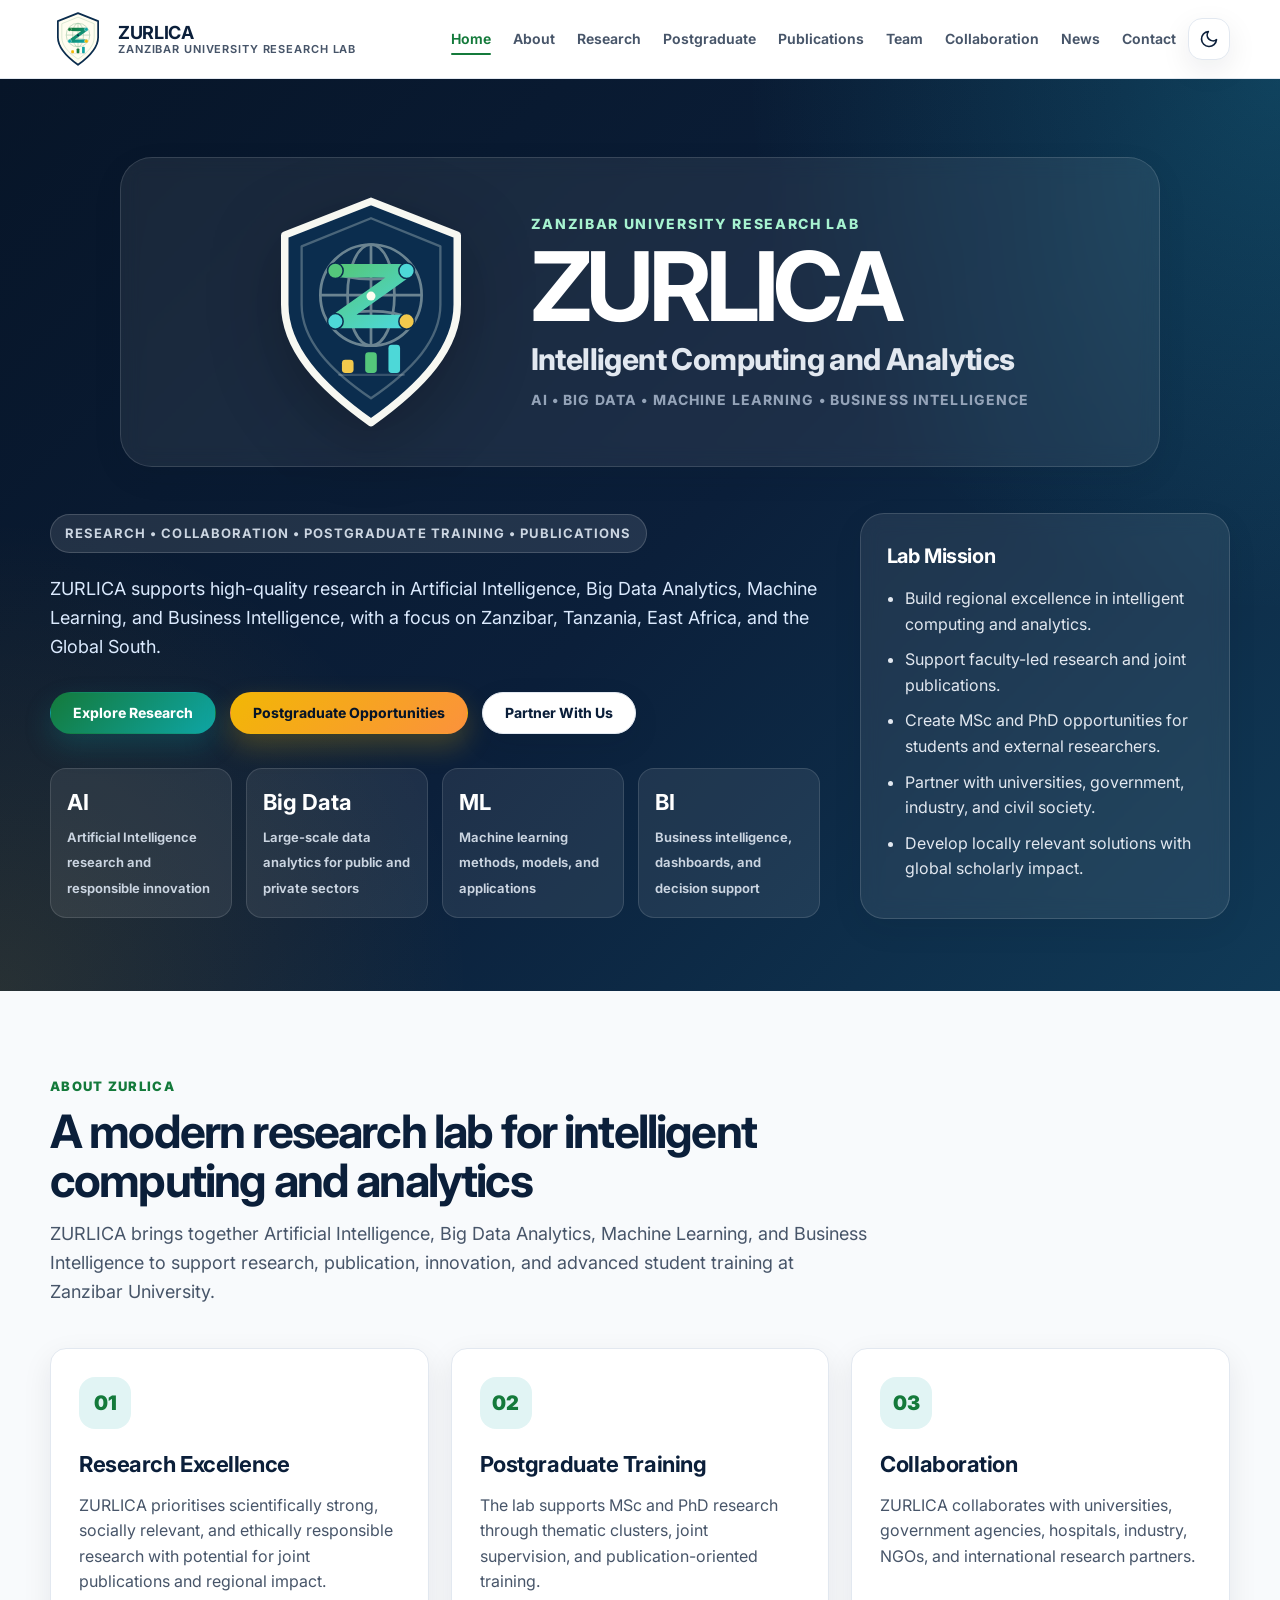
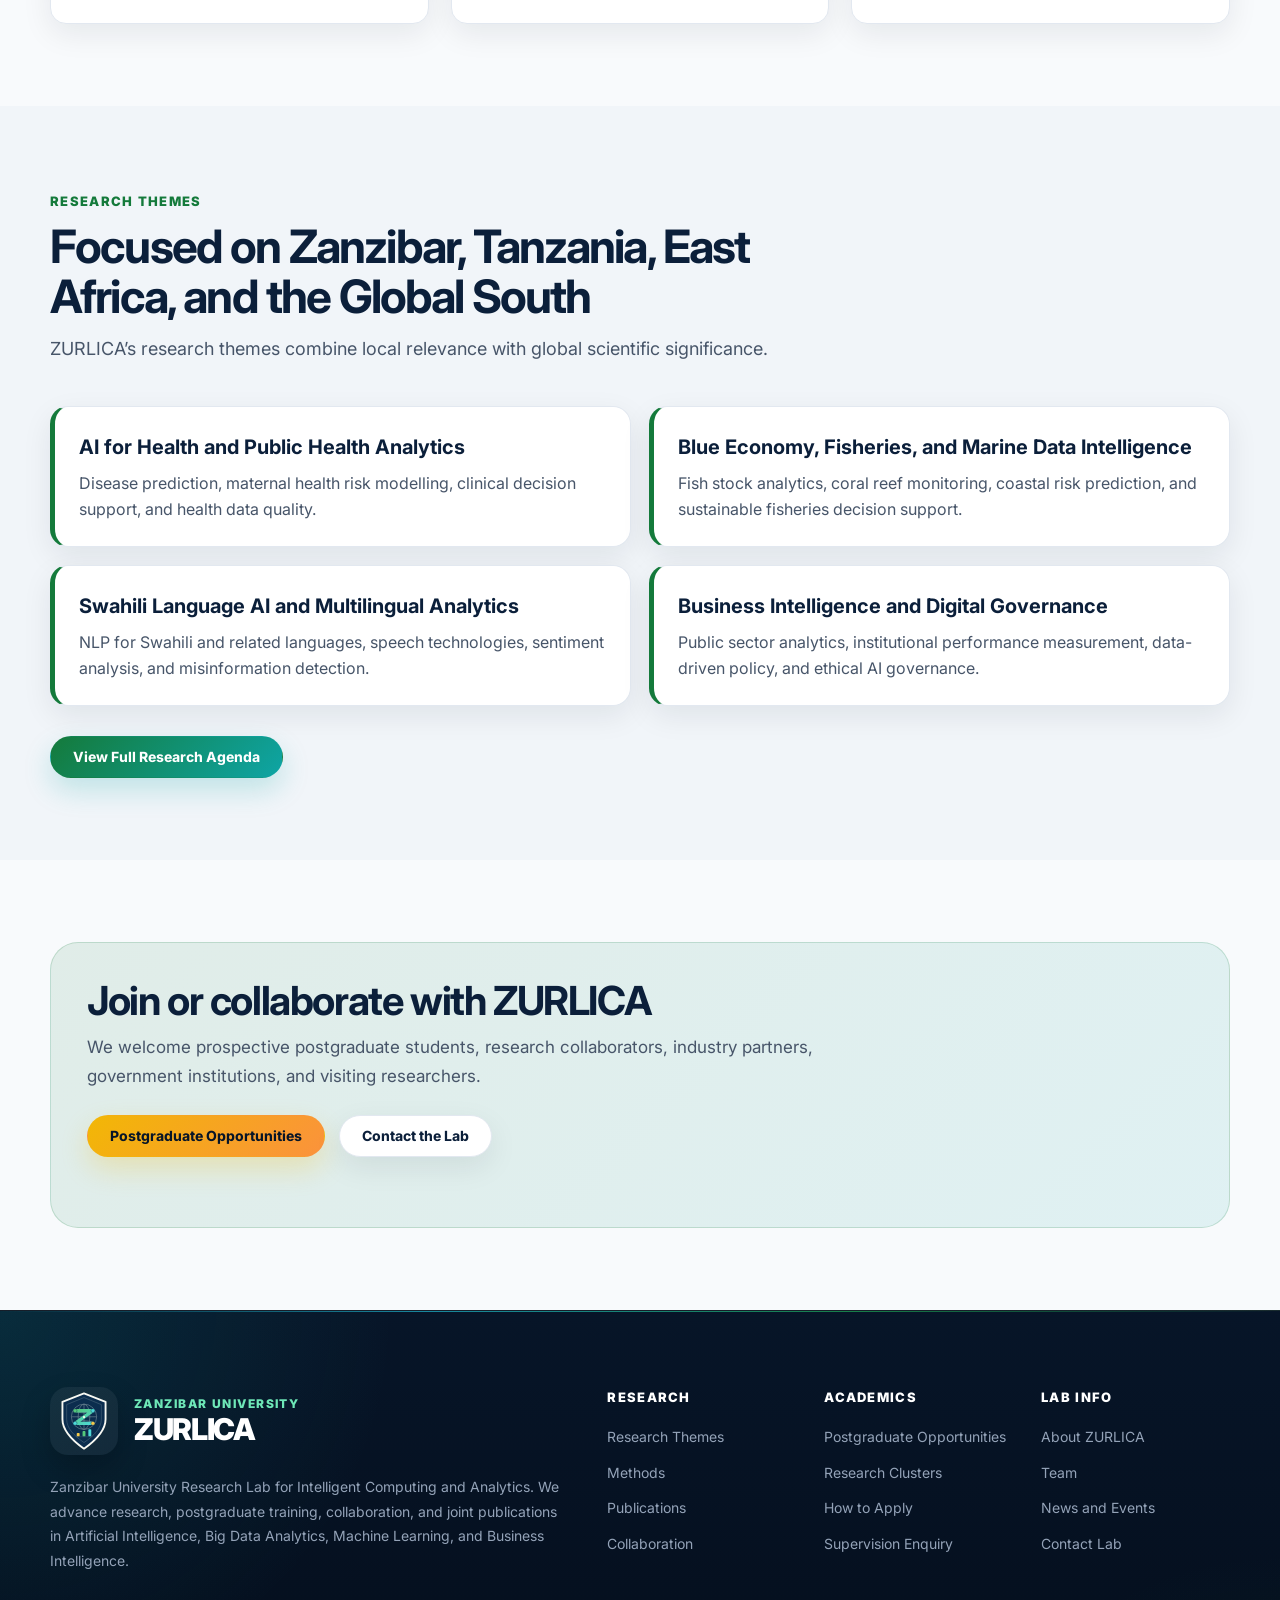
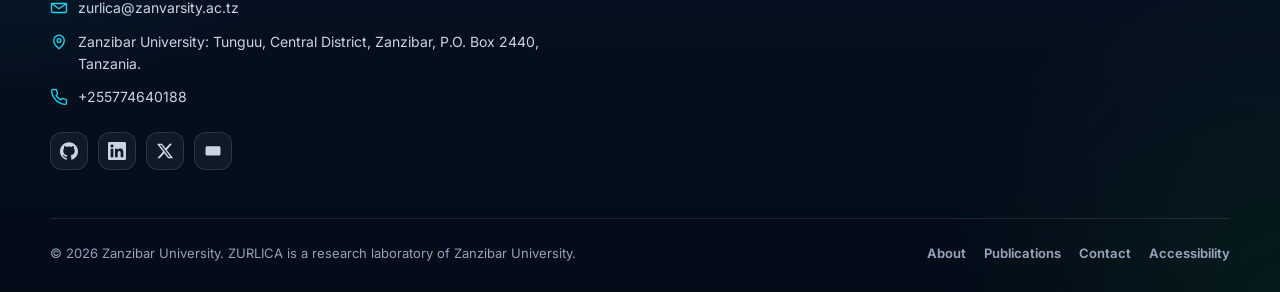
<file: index.html>
<!DOCTYPE html>
<html lang="en">
<head>
  <meta charset="UTF-8" />
  <meta name="viewport" content="width=device-width, initial-scale=1.0" />

  <title>ZURLICA | Zanzibar University Research Lab for Intelligent Computing and Analytics</title>

  <meta
    name="description"
    content="ZURLICA is the Zanzibar University Research Lab for Intelligent Computing and Analytics, advancing research, collaboration, joint publications, and postgraduate training in Artificial Intelligence, Big Data Analytics, Machine Learning, and Business Intelligence."
  />

  <meta name="author" content="Zanzibar University Research Lab for Intelligent Computing and Analytics" />
  <meta name="color-scheme" content="light dark" />

  <link rel="icon" type="image/svg+xml" href="assets/img/logo.svg?v=16" />
  
  <link rel="preconnect" href="https://fonts.googleapis.com" />
  <link rel="preconnect" href="https://fonts.gstatic.com" crossorigin />
  <link href="https://fonts.googleapis.com/css2?family=Inter:wght@400;500;600;700;800&display=swap" rel="stylesheet" />


  <meta property="og:title" content="ZURLICA | Zanzibar University Research Lab for Intelligent Computing and Analytics" />
  <meta
    property="og:description"
    content="Advancing research, collaboration, joint publications, and postgraduate training in Artificial Intelligence, Big Data Analytics, Machine Learning, and Business Intelligence."
  />
  <meta property="og:type" content="website" />
  <meta property="og:url" content="https://zurlica.github.io" />
  <meta property="og:image" content="assets/img/logo-horizontal.svg?v=16" />

  <meta name="twitter:card" content="summary_large_image" />
  <meta name="twitter:title" content="ZURLICA | Zanzibar University Research Lab" />
  <meta
    name="twitter:description"
    content="Intelligent Computing and Analytics for research, collaboration, publications, and postgraduate training."
  />
  <meta name="twitter:image" content="assets/img/logo-horizontal.svg?v=16" />

  <script type="application/ld+json">
  {
    "@context": "https://schema.org",
    "@type": "ResearchOrganization",
    "name": "Zanzibar University Research Lab for Intelligent Computing and Analytics",
    "alternateName": "ZURLICA",
    "url": "https://zurlica.github.io",
    "parentOrganization": {
      "@type": "EducationalOrganization",
      "name": "Zanzibar University"
    },
    "description": "ZURLICA advances research and postgraduate training in Artificial Intelligence, Big Data Analytics, Machine Learning, and Business Intelligence.",
    "areaServed": "Zanzibar, Tanzania, East Africa, and the Global South"
  }
  </script>

  <script src="assets/js/theme.js?v=16"></script>

  <link rel="stylesheet" href="assets/css/style.css?v=16" />
  <link rel="stylesheet" href="assets/css/components.css?v=16" />
  <link rel="stylesheet" href="assets/css/responsive.css?v=16" />
</head>

<body data-page="home">
  <div id="site-header"></div>

  <main id="main-content">
    <section class="hero on-dark">
      <div class="container">
        <div class="hero-lockup">
          <img
            src="assets/img/logo.svg?v=16"
            alt=""
            class="hero-logo logo-light"
          />

          <img
            src="assets/img/logo-dark.svg?v=16"
            alt=""
            class="hero-logo logo-dark"
          />

          <div class="hero-title-group">
            <p class="hero-kicker">Zanzibar University Research Lab</p>
            <h1>ZURLICA</h1>
            <p class="hero-subtitle">
              Intelligent Computing and Analytics
            </p>
            <p class="hero-tagline">
              AI • Big Data • Machine Learning • Business Intelligence
            </p>
          </div>
        </div>

        <div class="hero-grid">
          <div class="hero-copy">
            <div class="eyebrow">
              Research • Collaboration • Postgraduate Training • Publications
            </div>

            <p>
              ZURLICA supports high-quality research in Artificial Intelligence, Big Data Analytics,
              Machine Learning, and Business Intelligence, with a focus on Zanzibar, Tanzania,
              East Africa, and the Global South.
            </p>

            <div class="hero-actions">
              <a class="btn btn-primary" href="research.html">Explore Research</a>
              <a class="btn btn-gold" href="postgraduate.html">Postgraduate Opportunities</a>
              <a class="btn btn-secondary" href="collaboration.html">Partner With Us</a>
            </div>

            <div class="hero-stats">
              <div class="stat">
                <strong>AI</strong>
                <span>Artificial Intelligence research and responsible innovation</span>
              </div>

              <div class="stat">
                <strong>Big Data</strong>
                <span>Large-scale data analytics for public and private sectors</span>
              </div>

              <div class="stat">
                <strong>ML</strong>
                <span>Machine learning methods, models, and applications</span>
              </div>

              <div class="stat">
                <strong>BI</strong>
                <span>Business intelligence, dashboards, and decision support</span>
              </div>
            </div>
          </div>

          <aside class="hero-card">
            <h3>Lab Mission</h3>
            <ul>
              <li>Build regional excellence in intelligent computing and analytics.</li>
              <li>Support faculty-led research and joint publications.</li>
              <li>Create MSc and PhD opportunities for students and external researchers.</li>
              <li>Partner with universities, government, industry, and civil society.</li>
              <li>Develop locally relevant solutions with global scholarly impact.</li>
            </ul>
          </aside>
        </div>
      </div>
    </section>

    <section class="section">
      <div class="container">
        <div class="section-head">
          <div class="section-label">About ZURLICA</div>
          <h2>A modern research lab for intelligent computing and analytics</h2>
          <p>
            ZURLICA brings together Artificial Intelligence, Big Data Analytics, Machine Learning,
            and Business Intelligence to support research, publication, innovation, and advanced
            student training at Zanzibar University.
          </p>
        </div>

        <div class="grid grid-3">
          <article class="card">
            <div class="icon">01</div>
            <h3>Research Excellence</h3>
            <p>
              ZURLICA prioritises scientifically strong, socially relevant, and ethically responsible
              research with potential for joint publications and regional impact.
            </p>
          </article>

          <article class="card">
            <div class="icon">02</div>
            <h3>Postgraduate Training</h3>
            <p>
              The lab supports MSc and PhD research through thematic clusters, joint supervision,
              and publication-oriented training.
            </p>
          </article>

          <article class="card">
            <div class="icon">03</div>
            <h3>Collaboration</h3>
            <p>
              ZURLICA collaborates with universities, government agencies, hospitals, industry,
              NGOs, and international research partners.
            </p>
          </article>
        </div>
      </div>
    </section>

    <section class="section section-alt">
      <div class="container">
        <div class="section-head">
          <div class="section-label">Research Themes</div>
          <h2>Focused on Zanzibar, Tanzania, East Africa, and the Global South</h2>
          <p>
            ZURLICA’s research themes combine local relevance with global scientific significance.
          </p>
        </div>

        <div class="theme-list">
          <article class="theme-card">
            <h3>AI for Health and Public Health Analytics</h3>
            <p>
              Disease prediction, maternal health risk modelling, clinical decision support,
              and health data quality.
            </p>
          </article>

          <article class="theme-card">
            <h3>Blue Economy, Fisheries, and Marine Data Intelligence</h3>
            <p>
              Fish stock analytics, coral reef monitoring, coastal risk prediction,
              and sustainable fisheries decision support.
            </p>
          </article>

          <article class="theme-card">
            <h3>Swahili Language AI and Multilingual Analytics</h3>
            <p>
              NLP for Swahili and related languages, speech technologies, sentiment analysis,
              and misinformation detection.
            </p>
          </article>

          <article class="theme-card">
            <h3>Business Intelligence and Digital Governance</h3>
            <p>
              Public sector analytics, institutional performance measurement,
              data-driven policy, and ethical AI governance.
            </p>
          </article>
        </div>

        <div class="mt-30">
          <a class="btn btn-primary" href="research.html">View Full Research Agenda</a>
        </div>
      </div>
    </section>

    <section class="section">
      <div class="container">
        <div class="cta-band">
          <div class="cta-inner">
            <div>
              <h2>Join or collaborate with ZURLICA</h2>
              <p>
                We welcome prospective postgraduate students, research collaborators,
                industry partners, government institutions, and visiting researchers.
              </p>
            </div>

            <div class="hero-actions">
              <a class="btn btn-gold" href="postgraduate.html">Postgraduate Opportunities</a>
              <a class="btn btn-secondary" href="contact.html">Contact the Lab</a>
            </div>
          </div>
        </div>
      </div>
    </section>
  </main>

  <div id="site-footer"></div>

  <script src="assets/js/utils.js?v=16"></script>
  <script src="assets/js/layout.js?v=16"></script>
</body>
</html>
</file>
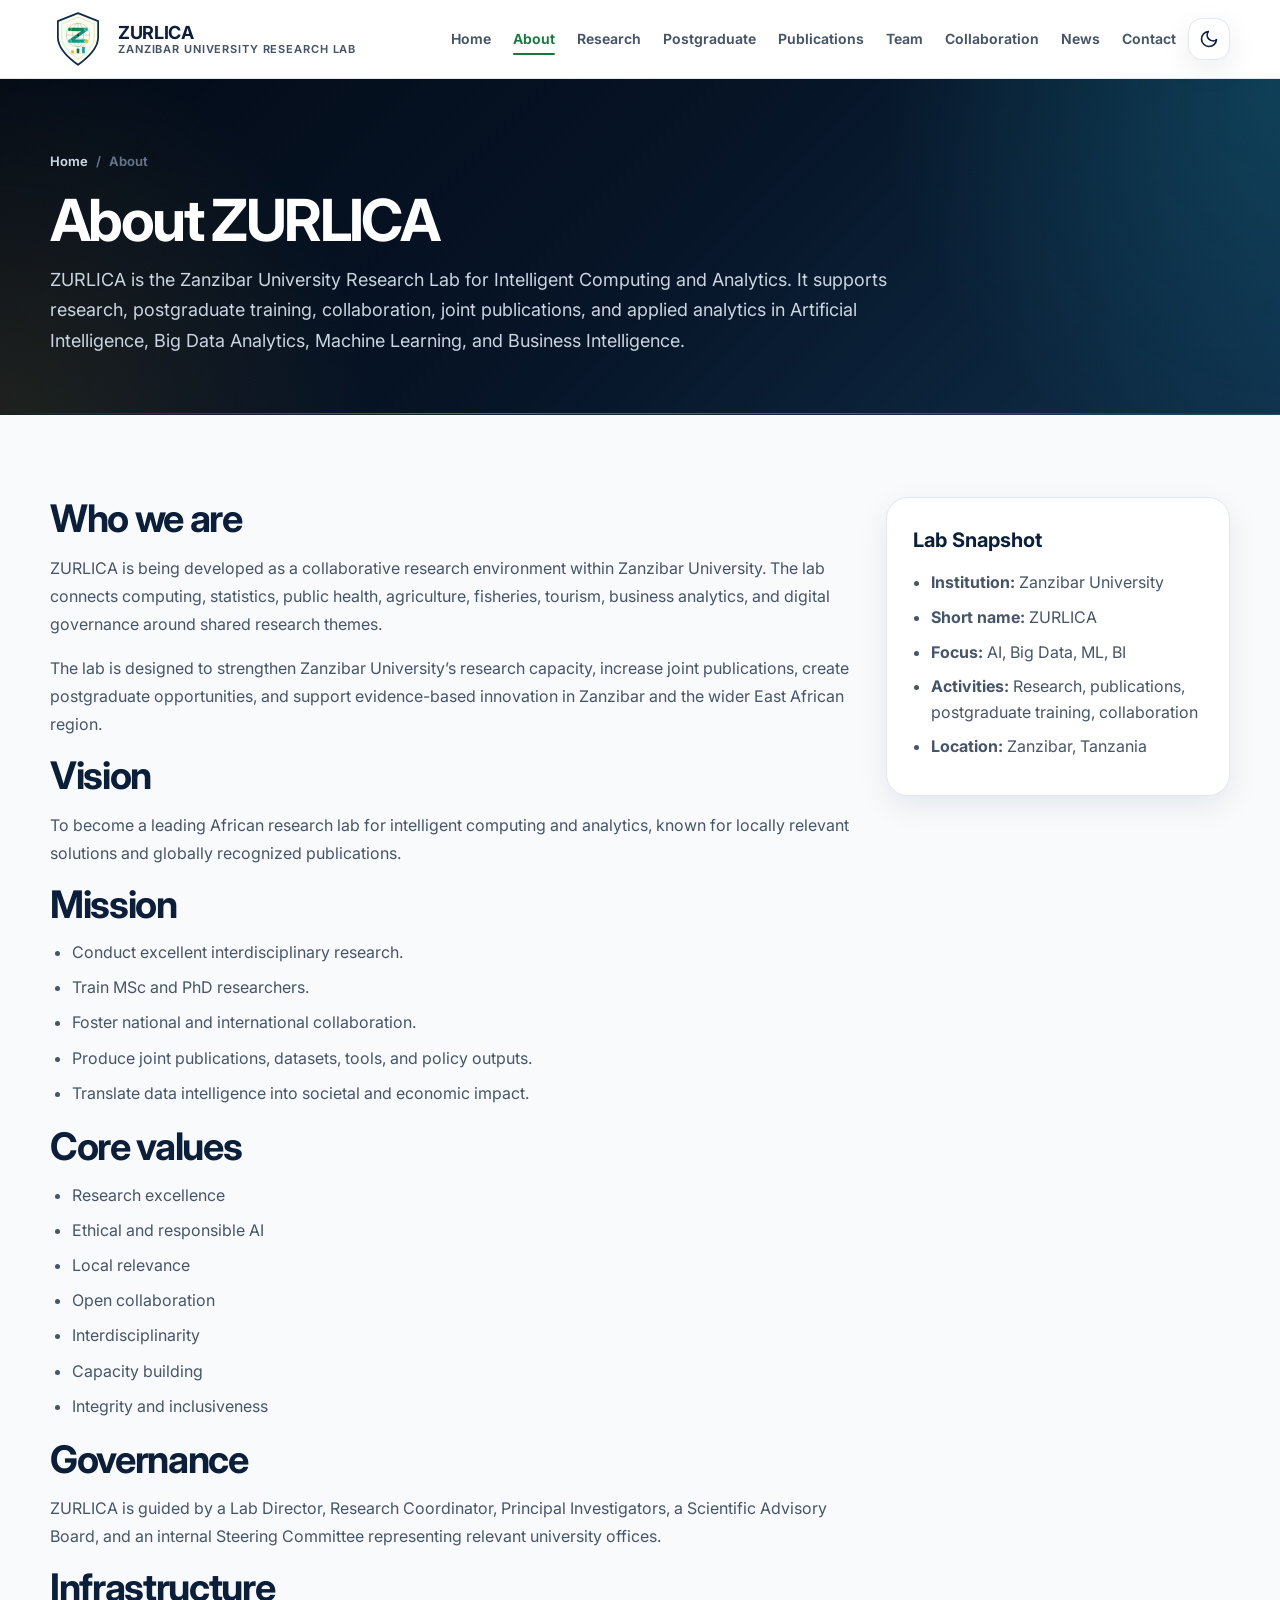
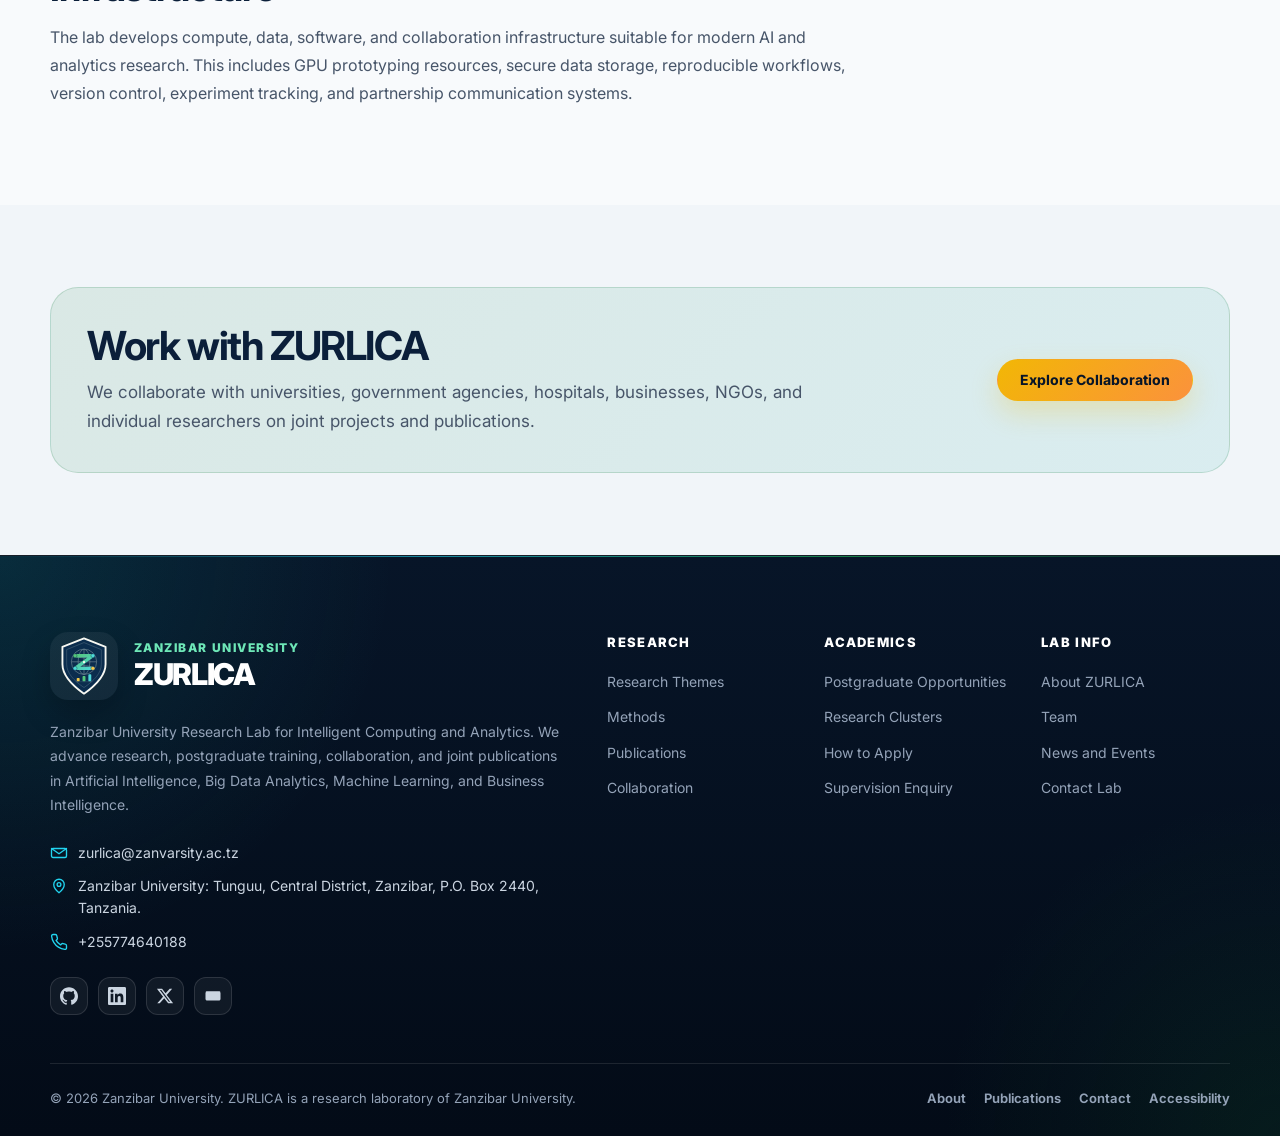
<file: about.html>
<!DOCTYPE html>
<html lang="en">
<head>
  <meta charset="UTF-8" />
  <meta name="viewport" content="width=device-width, initial-scale=1.0" />

  <title>About ZURLICA | Zanzibar University Research Lab</title>
  <meta name="description" content="About ZURLICA, the Zanzibar University Research Lab for Intelligent Computing and Analytics." />
  <meta name="color-scheme" content="light dark" />

  <link rel="icon" type="image/svg+xml" href="assets/img/logo.svg?v=16" />
  
  <link rel="preconnect" href="https://fonts.googleapis.com" />
  <link rel="preconnect" href="https://fonts.gstatic.com" crossorigin />
  <link href="https://fonts.googleapis.com/css2?family=Inter:wght@400;500;600;700;800&display=swap" rel="stylesheet" />


  <script src="assets/js/theme.js?v=16"></script>

  <link rel="stylesheet" href="assets/css/style.css?v=16" />
  <link rel="stylesheet" href="assets/css/components.css?v=16" />
  <link rel="stylesheet" href="assets/css/responsive.css?v=16" />
</head>

<body data-page="about">
  <div id="site-header"></div>

  <main id="main-content">
    <section class="page-hero">
      <div class="container">
        <nav class="breadcrumb" aria-label="Breadcrumb">
          <a href="index.html">Home</a>
          <span>/</span>
          <span>About</span>
        </nav>

        <h1>About ZURLICA</h1>
        <p class="lead">
          ZURLICA is the Zanzibar University Research Lab for Intelligent Computing and Analytics.
          It supports research, postgraduate training, collaboration, joint publications,
          and applied analytics in Artificial Intelligence, Big Data Analytics, Machine Learning,
          and Business Intelligence.
        </p>
      </div>
    </section>

    <section class="section">
      <div class="container content-grid">
        <div class="prose">
          <h2>Who we are</h2>
          <p>
            ZURLICA is being developed as a collaborative research environment within Zanzibar University.
            The lab connects computing, statistics, public health, agriculture, fisheries, tourism,
            business analytics, and digital governance around shared research themes.
          </p>

          <p>
            The lab is designed to strengthen Zanzibar University’s research capacity, increase joint
            publications, create postgraduate opportunities, and support evidence-based innovation
            in Zanzibar and the wider East African region.
          </p>

          <h2>Vision</h2>
          <p>
            To become a leading African research lab for intelligent computing and analytics,
            known for locally relevant solutions and globally recognized publications.
          </p>

          <h2>Mission</h2>
          <ul>
            <li>Conduct excellent interdisciplinary research.</li>
            <li>Train MSc and PhD researchers.</li>
            <li>Foster national and international collaboration.</li>
            <li>Produce joint publications, datasets, tools, and policy outputs.</li>
            <li>Translate data intelligence into societal and economic impact.</li>
          </ul>

          <h2>Core values</h2>
          <ul>
            <li>Research excellence</li>
            <li>Ethical and responsible AI</li>
            <li>Local relevance</li>
            <li>Open collaboration</li>
            <li>Interdisciplinarity</li>
            <li>Capacity building</li>
            <li>Integrity and inclusiveness</li>
          </ul>

          <h2>Governance</h2>
          <p>
            ZURLICA is guided by a Lab Director, Research Coordinator, Principal Investigators,
            a Scientific Advisory Board, and an internal Steering Committee representing relevant
            university offices.
          </p>

          <h2>Infrastructure</h2>
          <p>
            The lab develops compute, data, software, and collaboration infrastructure suitable for
            modern AI and analytics research. This includes GPU prototyping resources, secure data
            storage, reproducible workflows, version control, experiment tracking, and partnership
            communication systems.
          </p>
        </div>

        <aside class="sidebar-card">
          <h3>Lab Snapshot</h3>
          <ul>
            <li><strong>Institution:</strong> Zanzibar University</li>
            <li><strong>Short name:</strong> ZURLICA</li>
            <li><strong>Focus:</strong> AI, Big Data, ML, BI</li>
            <li><strong>Activities:</strong> Research, publications, postgraduate training, collaboration</li>
            <li><strong>Location:</strong> Zanzibar, Tanzania</li>
          </ul>
        </aside>
      </div>
    </section>

    <section class="section section-alt">
      <div class="container">
        <div class="cta-band">
          <div class="cta-inner">
            <div>
              <h2>Work with ZURLICA</h2>
              <p>
                We collaborate with universities, government agencies, hospitals, businesses,
                NGOs, and individual researchers on joint projects and publications.
              </p>
            </div>

            <a class="btn btn-gold" href="collaboration.html">Explore Collaboration</a>
          </div>
        </div>
      </div>
    </section>
  </main>

  <div id="site-footer"></div>

  <script src="assets/js/utils.js?v=16"></script>
  <script src="assets/js/layout.js?v=16"></script>
</body>
</html>
</file>
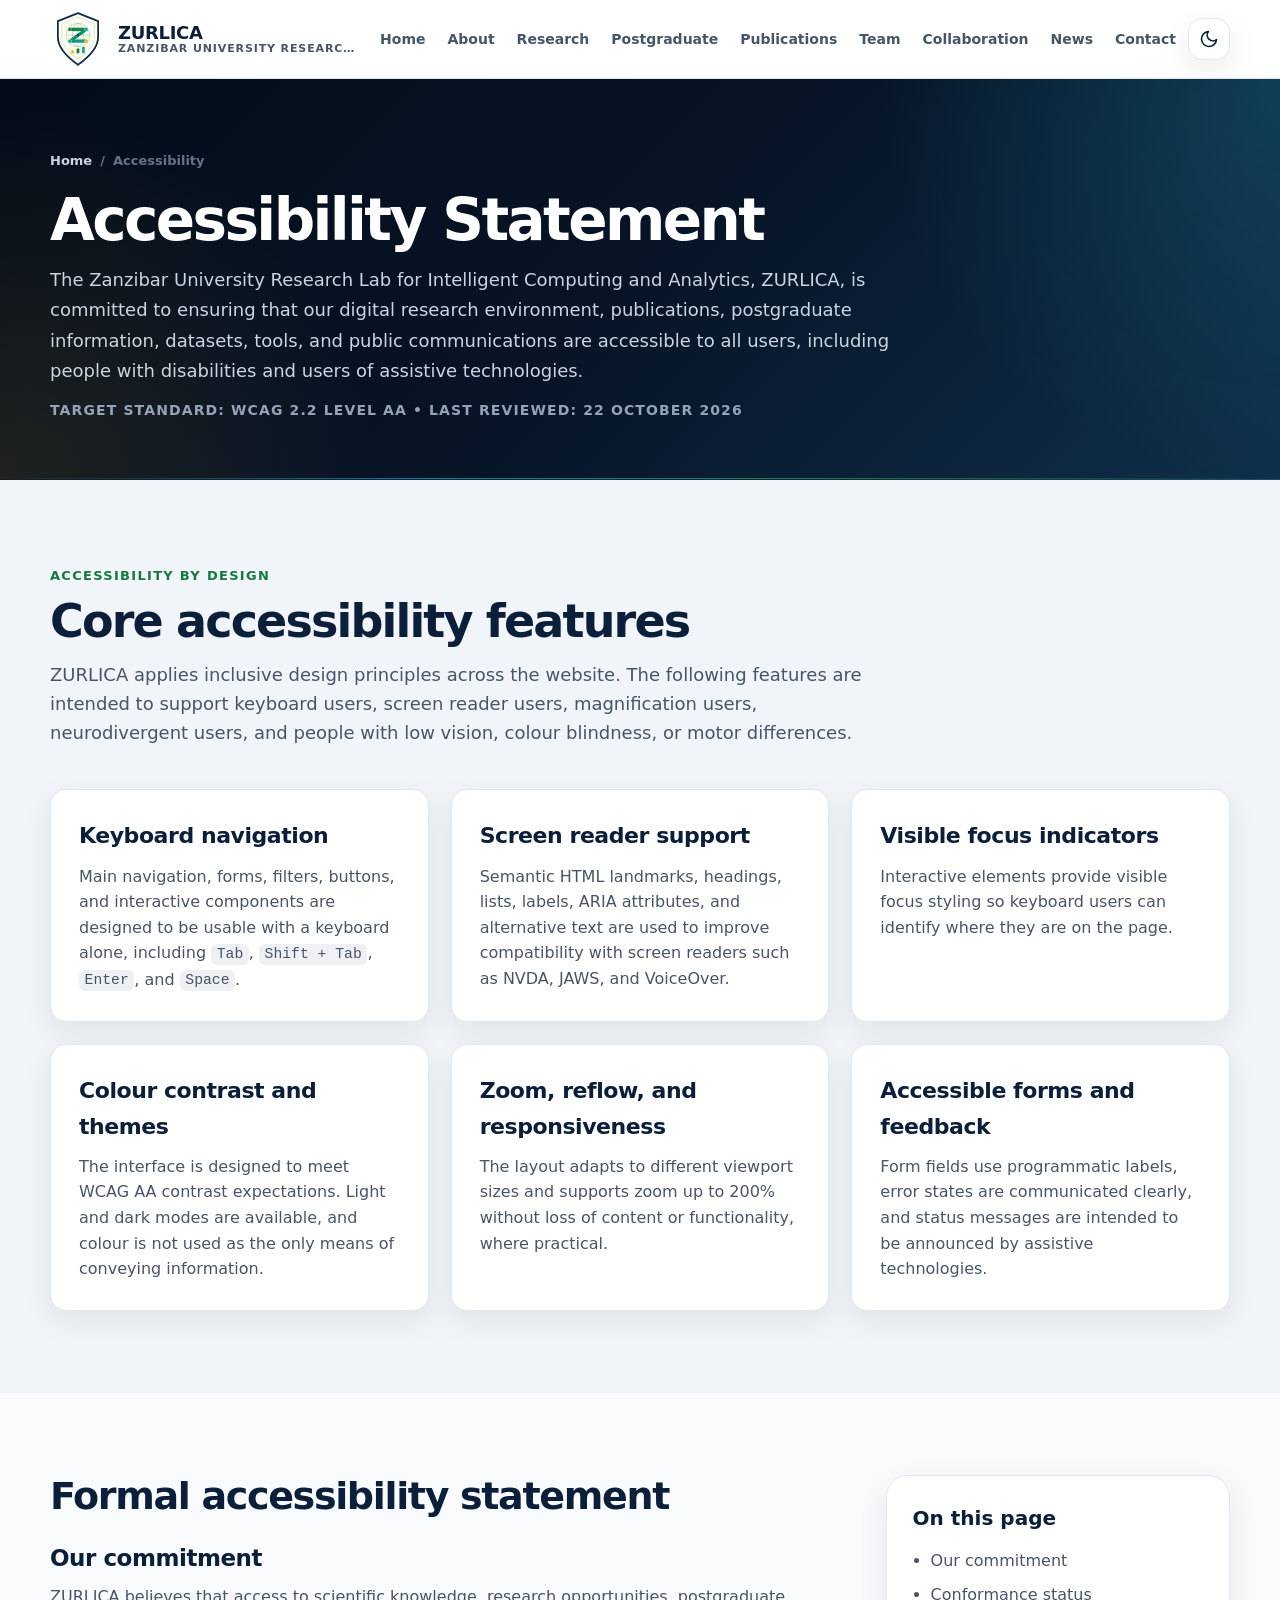
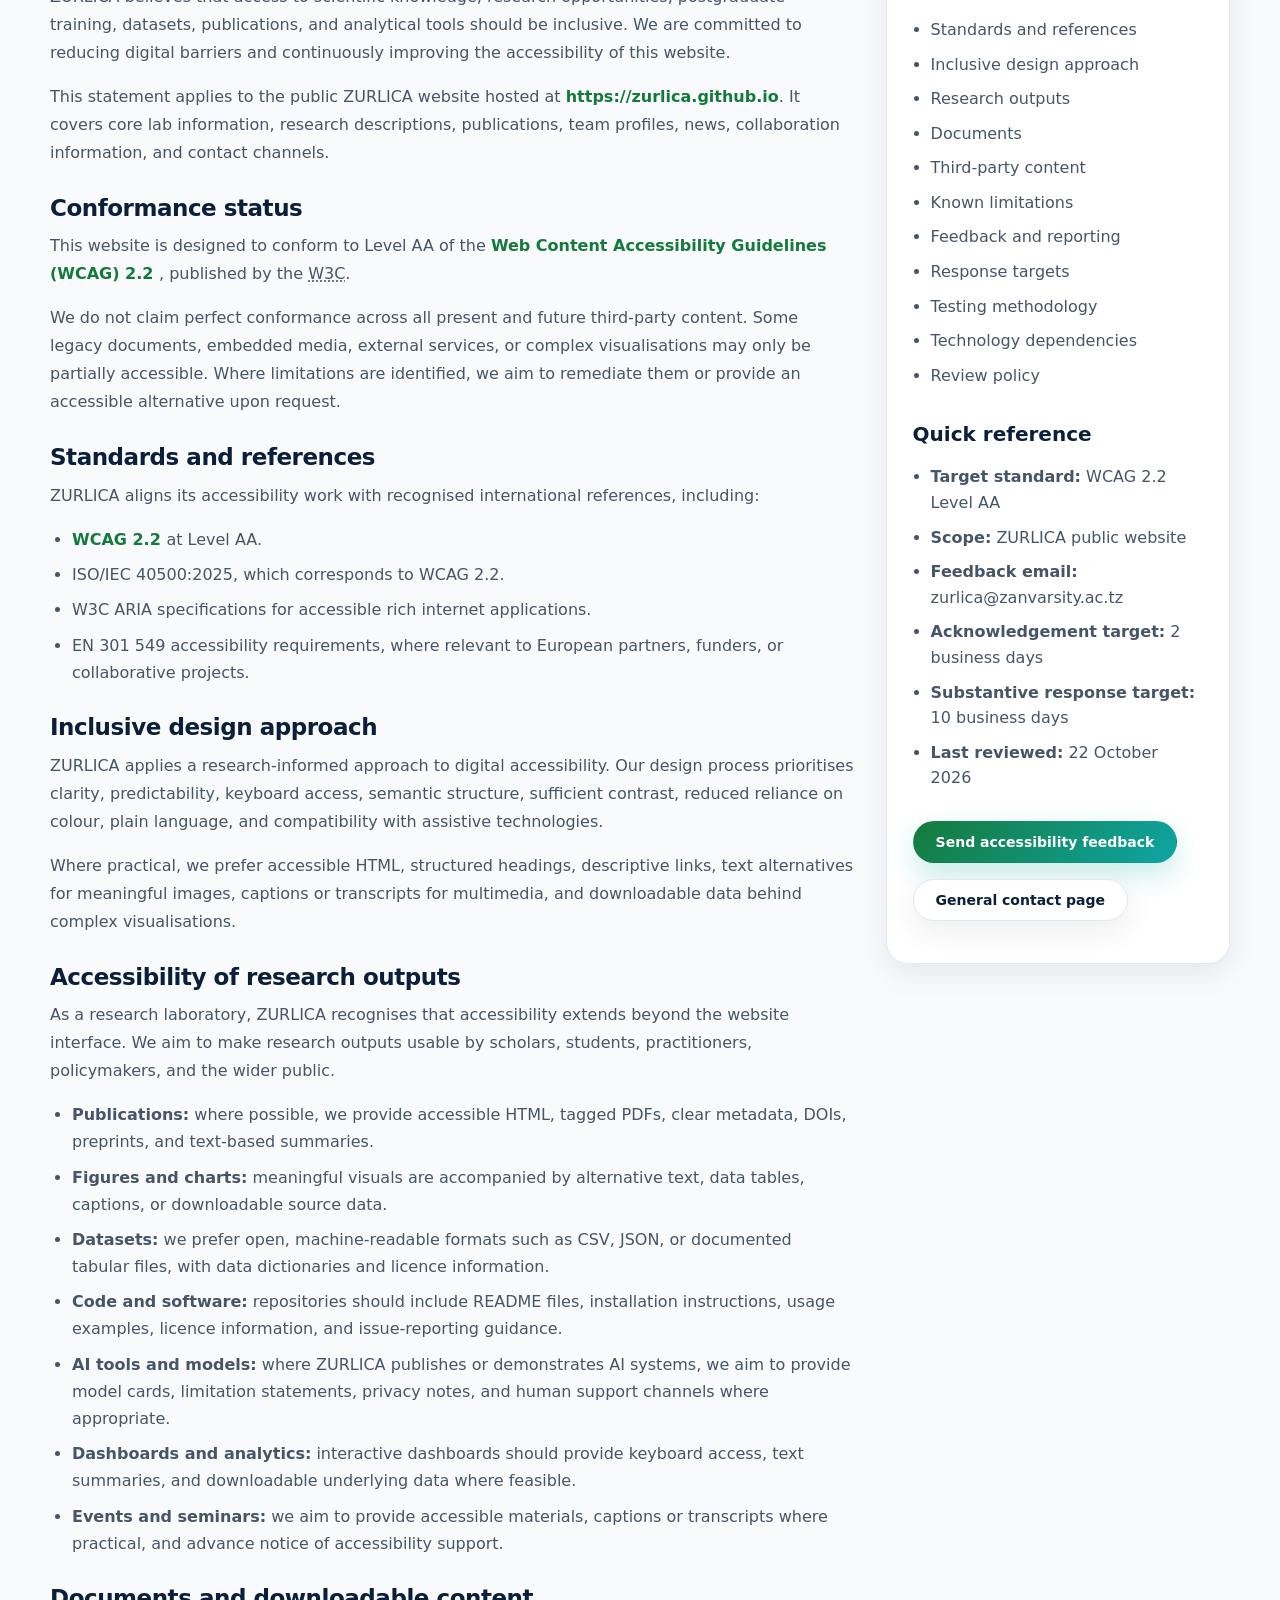
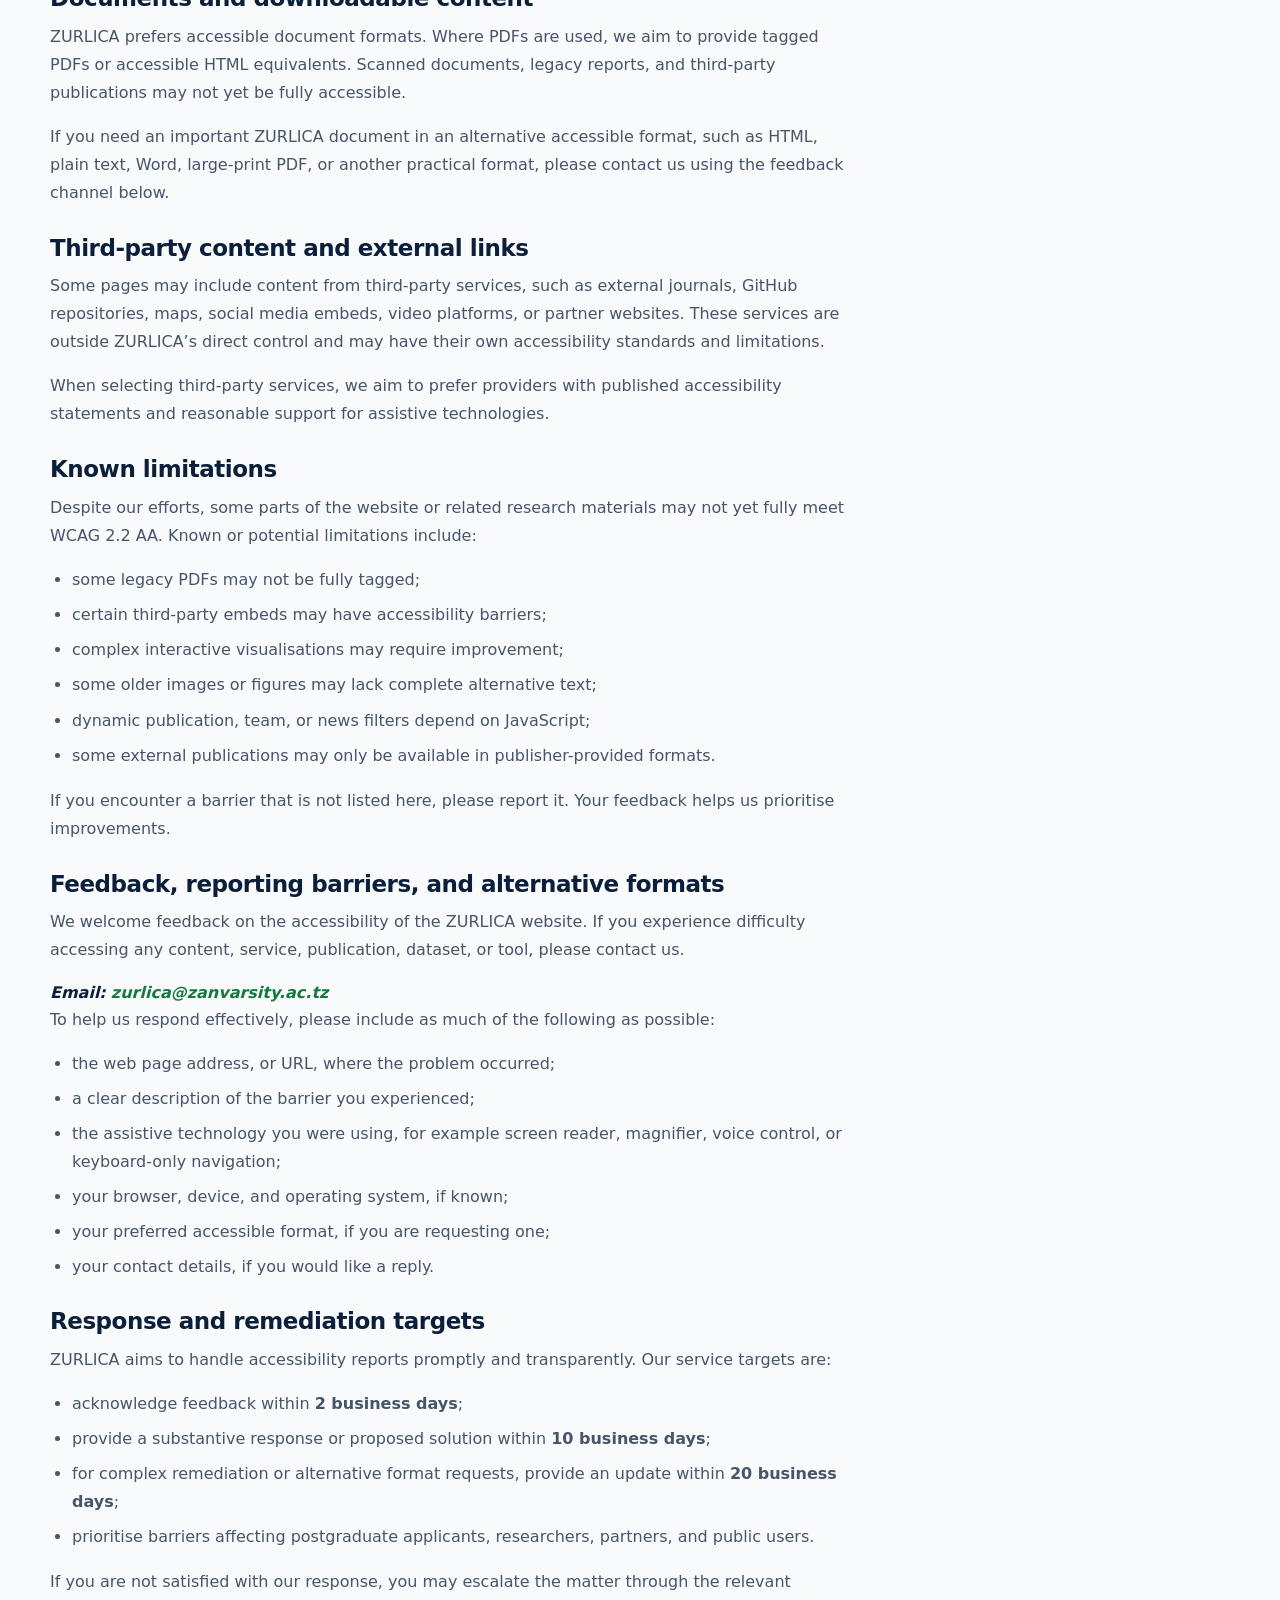
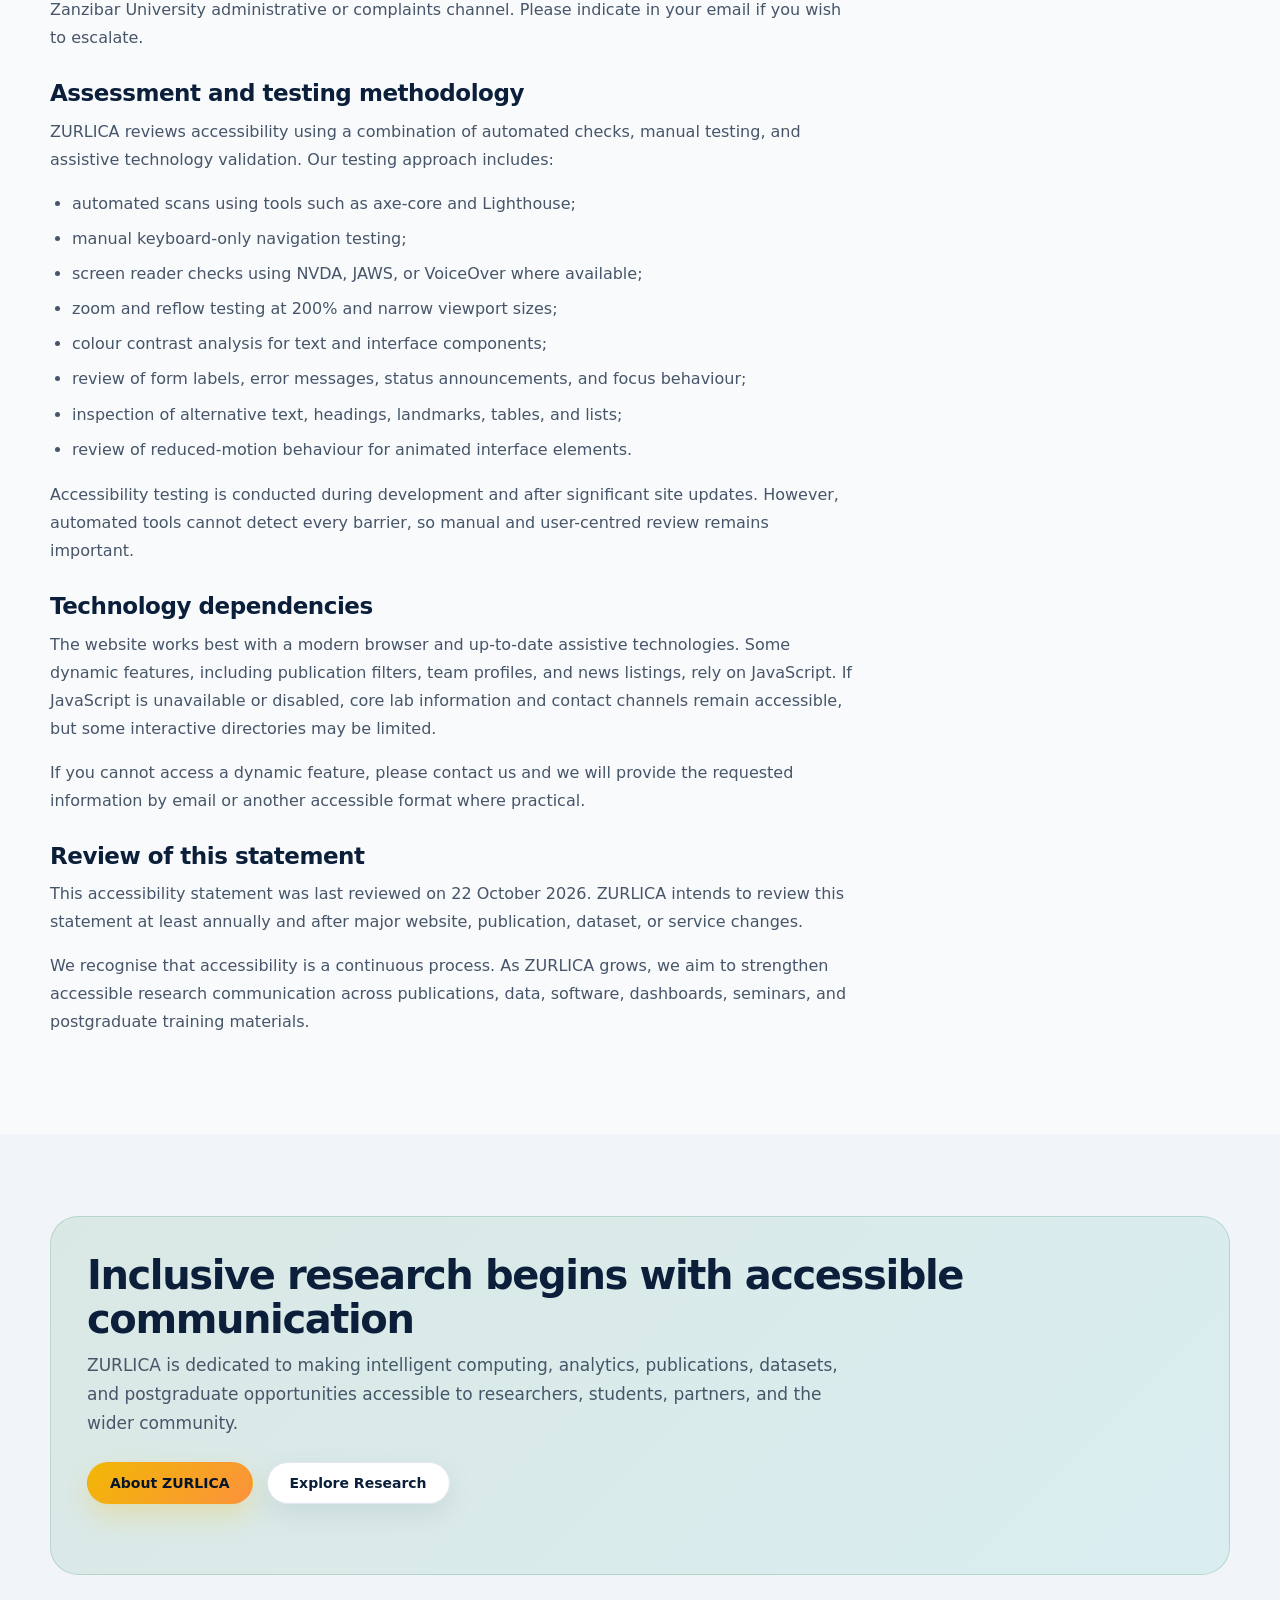
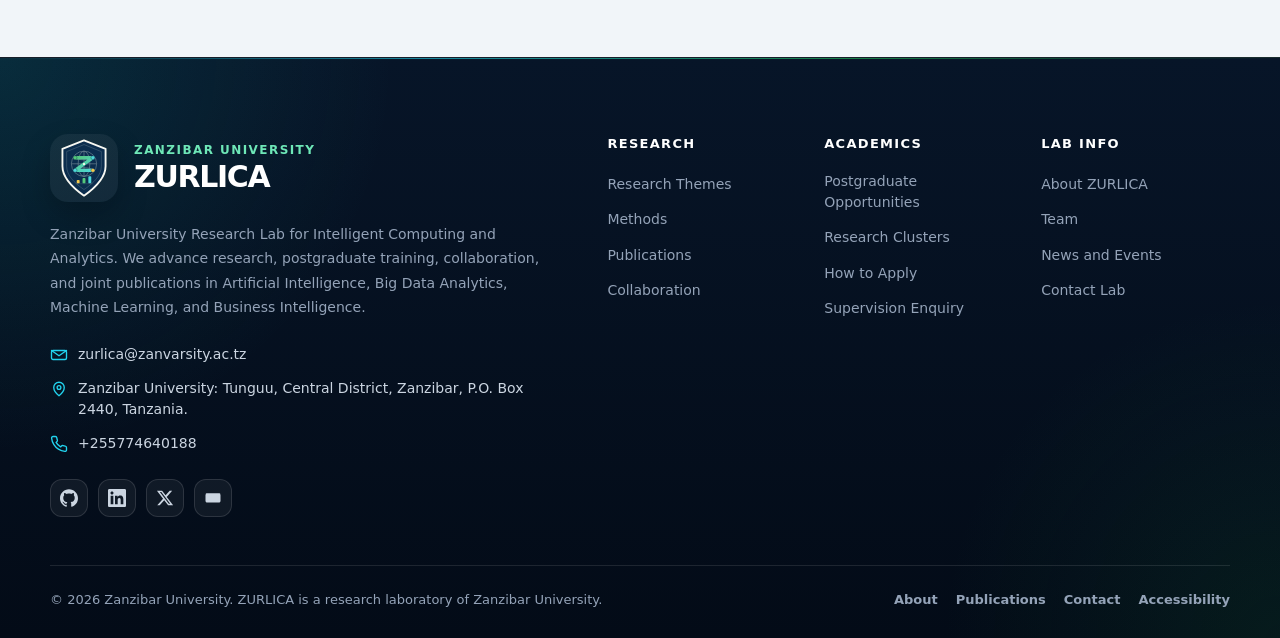
<file: accessibility.html>
<!DOCTYPE html>
<html lang="en">
<head>
  <meta charset="UTF-8" />
  <meta name="viewport" content="width=device-width, initial-scale=1.0" />

  <title>Accessibility Statement | ZURLICA</title>

  <meta
    name="description"
    content="ZURLICA accessibility statement. The Zanzibar University Research Lab for Intelligent Computing and Analytics is committed to WCAG 2.2 AA, inclusive digital research communication, accessible publications, datasets, tools, and postgraduate information."
  />

  <meta
    name="keywords"
    content="ZURLICA accessibility, Zanzibar University accessibility, WCAG 2.2, digital accessibility, accessible research lab, inclusive AI, accessible publications, accessible datasets"
  />

  <meta name="author" content="Zanzibar University Research Lab for Intelligent Computing and Analytics" />
  <meta name="color-scheme" content="light dark" />

  <link rel="canonical" href="https://zurlica.github.io/accessibility.html" />

  <link rel="icon" type="image/svg+xml" href="assets/img/logo.svg?v=18" />

  <!-- Open Graph / Social Sharing -->
  <meta property="og:title" content="Accessibility Statement | ZURLICA" />
  <meta
    property="og:description"
    content="ZURLICA is committed to accessible digital research communication, inclusive design, WCAG 2.2 AA, accessible publications, datasets, tools, and postgraduate information."
  />
  <meta property="og:type" content="website" />
  <meta property="og:url" content="https://zurlica.github.io/accessibility.html" />
  <meta property="og:image" content="assets/img/logo-horizontal.svg?v=18" />

  <meta name="twitter:card" content="summary_large_image" />
  <meta name="twitter:title" content="Accessibility Statement | ZURLICA" />
  <meta
    name="twitter:description"
    content="ZURLICA is committed to accessible digital research communication, inclusive design, WCAG 2.2 AA, accessible publications, datasets, tools, and postgraduate information."
  />
  <meta name="twitter:image" content="assets/img/logo-horizontal.svg?v=18" />

  <script src="assets/js/theme.js?v=18"></script>

  <link rel="stylesheet" href="assets/css/style.css?v=18" />
  <link rel="stylesheet" href="assets/css/components.css?v=18" />
  <link rel="stylesheet" href="assets/css/responsive.css?v=18" />
</head>

<body data-page="accessibility">
  <div id="site-header"></div>

  <main id="main-content" tabindex="-1">
    <section class="page-hero" aria-labelledby="page-title">
      <div class="container">
        <nav class="breadcrumb" aria-label="Breadcrumb">
          <a href="index.html">Home</a>
          <span aria-hidden="true">/</span>
          <span aria-current="page">Accessibility</span>
        </nav>

        <h1 id="page-title">Accessibility Statement</h1>

        <p class="lead">
          The Zanzibar University Research Lab for Intelligent Computing and Analytics, ZURLICA,
          is committed to ensuring that our digital research environment, publications,
          postgraduate information, datasets, tools, and public communications are accessible
          to all users, including people with disabilities and users of assistive technologies.
        </p>

        <p class="hero-tagline">
          Target standard: WCAG 2.2 Level AA • Last reviewed:
          <time datetime="2026-10-22">22 October 2026</time>
        </p>
      </div>
    </section>

    <section class="section section-alt" id="features" aria-labelledby="features-title">
      <div class="container">
        <div class="section-head">
          <div class="section-label">Accessibility by design</div>
          <h2 id="features-title">Core accessibility features</h2>
          <p>
            ZURLICA applies inclusive design principles across the website. The following features
            are intended to support keyboard users, screen reader users, magnification users,
            neurodivergent users, and people with low vision, colour blindness, or motor differences.
          </p>
        </div>

        <div class="grid grid-3">
          <article class="card">
            <h3>Keyboard navigation</h3>
            <p>
              Main navigation, forms, filters, buttons, and interactive components are designed
              to be usable with a keyboard alone, including <code>Tab</code>,
              <code>Shift + Tab</code>, <code>Enter</code>, and <code>Space</code>.
            </p>
          </article>

          <article class="card">
            <h3>Screen reader support</h3>
            <p>
              Semantic HTML landmarks, headings, lists, labels, ARIA attributes, and alternative
              text are used to improve compatibility with screen readers such as NVDA, JAWS,
              and VoiceOver.
            </p>
          </article>

          <article class="card">
            <h3>Visible focus indicators</h3>
            <p>
              Interactive elements provide visible focus styling so keyboard users can identify
              where they are on the page.
            </p>
          </article>

          <article class="card">
            <h3>Colour contrast and themes</h3>
            <p>
              The interface is designed to meet WCAG AA contrast expectations. Light and dark modes
              are available, and colour is not used as the only means of conveying information.
            </p>
          </article>

          <article class="card">
            <h3>Zoom, reflow, and responsiveness</h3>
            <p>
              The layout adapts to different viewport sizes and supports zoom up to 200% without
              loss of content or functionality, where practical.
            </p>
          </article>

          <article class="card">
            <h3>Accessible forms and feedback</h3>
            <p>
              Form fields use programmatic labels, error states are communicated clearly, and
              status messages are intended to be announced by assistive technologies.
            </p>
          </article>
        </div>
      </div>
    </section>

    <section class="section" aria-labelledby="statement-title">
      <div class="container content-grid">
        <div class="prose">
          <h2 id="statement-title">Formal accessibility statement</h2>

          <h3 id="commitment">Our commitment</h3>
          <p>
            ZURLICA believes that access to scientific knowledge, research opportunities,
            postgraduate training, datasets, publications, and analytical tools should be inclusive.
            We are committed to reducing digital barriers and continuously improving the
            accessibility of this website.
          </p>

          <p>
            This statement applies to the public ZURLICA website hosted at
            <a href="https://zurlica.github.io">https://zurlica.github.io</a>.
            It covers core lab information, research descriptions, publications, team profiles,
            news, collaboration information, and contact channels.
          </p>

          <h3 id="conformance">Conformance status</h3>
          <p>
            This website is designed to conform to Level AA of the
            <a
              href="https://www.w3.org/WAI/standards-guidelines/wcag/"
              target="_blank"
              rel="noopener noreferrer"
            >
              Web Content Accessibility Guidelines (WCAG) 2.2
            </a>, published by the
            <abbr title="World Wide Web Consortium">W3C</abbr>.
          </p>

          <p>
            We do not claim perfect conformance across all present and future third-party content.
            Some legacy documents, embedded media, external services, or complex visualisations may
            only be partially accessible. Where limitations are identified, we aim to remediate them
            or provide an accessible alternative upon request.
          </p>

          <h3 id="standards">Standards and references</h3>
          <p>ZURLICA aligns its accessibility work with recognised international references, including:</p>

          <ul>
            <li>
              <a
                href="https://www.w3.org/WAI/standards-guidelines/wcag/"
                target="_blank"
                rel="noopener noreferrer"
              >
                WCAG 2.2
              </a>
              at Level AA.
            </li>
            <li>
              ISO/IEC 40500:2025, which corresponds to WCAG 2.2.
            </li>
            <li>
              W3C ARIA specifications for accessible rich internet applications.
            </li>
            <li>
              EN 301 549 accessibility requirements, where relevant to European partners,
              funders, or collaborative projects.
            </li>
          </ul>

          <h3 id="design-approach">Inclusive design approach</h3>
          <p>
            ZURLICA applies a research-informed approach to digital accessibility. Our design
            process prioritises clarity, predictability, keyboard access, semantic structure,
            sufficient contrast, reduced reliance on colour, plain language, and compatibility
            with assistive technologies.
          </p>

          <p>
            Where practical, we prefer accessible HTML, structured headings, descriptive links,
            text alternatives for meaningful images, captions or transcripts for multimedia,
            and downloadable data behind complex visualisations.
          </p>

          <h3 id="research-outputs">Accessibility of research outputs</h3>
          <p>
            As a research laboratory, ZURLICA recognises that accessibility extends beyond the
            website interface. We aim to make research outputs usable by scholars, students,
            practitioners, policymakers, and the wider public.
          </p>

          <ul>
            <li>
              <strong>Publications:</strong>
              where possible, we provide accessible HTML, tagged PDFs, clear metadata, DOIs,
              preprints, and text-based summaries.
            </li>
            <li>
              <strong>Figures and charts:</strong>
              meaningful visuals are accompanied by alternative text, data tables, captions,
              or downloadable source data.
            </li>
            <li>
              <strong>Datasets:</strong>
              we prefer open, machine-readable formats such as CSV, JSON, or documented tabular
              files, with data dictionaries and licence information.
            </li>
            <li>
              <strong>Code and software:</strong>
              repositories should include README files, installation instructions, usage examples,
              licence information, and issue-reporting guidance.
            </li>
            <li>
              <strong>AI tools and models:</strong>
              where ZURLICA publishes or demonstrates AI systems, we aim to provide model cards,
              limitation statements, privacy notes, and human support channels where appropriate.
            </li>
            <li>
              <strong>Dashboards and analytics:</strong>
              interactive dashboards should provide keyboard access, text summaries, and downloadable
              underlying data where feasible.
            </li>
            <li>
              <strong>Events and seminars:</strong>
              we aim to provide accessible materials, captions or transcripts where practical,
              and advance notice of accessibility support.
            </li>
          </ul>

          <h3 id="documents">Documents and downloadable content</h3>
          <p>
            ZURLICA prefers accessible document formats. Where PDFs are used, we aim to provide
            tagged PDFs or accessible HTML equivalents. Scanned documents, legacy reports, and
            third-party publications may not yet be fully accessible.
          </p>

          <p>
            If you need an important ZURLICA document in an alternative accessible format,
            such as HTML, plain text, Word, large-print PDF, or another practical format,
            please contact us using the feedback channel below.
          </p>

          <h3 id="third-party">Third-party content and external links</h3>
          <p>
            Some pages may include content from third-party services, such as external journals,
            GitHub repositories, maps, social media embeds, video platforms, or partner websites.
            These services are outside ZURLICA’s direct control and may have their own accessibility
            standards and limitations.
          </p>

          <p>
            When selecting third-party services, we aim to prefer providers with published
            accessibility statements and reasonable support for assistive technologies.
          </p>

          <h3 id="limitations">Known limitations</h3>
          <p>
            Despite our efforts, some parts of the website or related research materials may not
            yet fully meet WCAG 2.2 AA. Known or potential limitations include:
          </p>

          <ul>
            <li>some legacy PDFs may not be fully tagged;</li>
            <li>certain third-party embeds may have accessibility barriers;</li>
            <li>complex interactive visualisations may require improvement;</li>
            <li>some older images or figures may lack complete alternative text;</li>
            <li>dynamic publication, team, or news filters depend on JavaScript;</li>
            <li>some external publications may only be available in publisher-provided formats.</li>
          </ul>

          <p>
            If you encounter a barrier that is not listed here, please report it. Your feedback
            helps us prioritise improvements.
          </p>

          <h3 id="feedback">Feedback, reporting barriers, and alternative formats</h3>
          <p>
            We welcome feedback on the accessibility of the ZURLICA website. If you experience
            difficulty accessing any content, service, publication, dataset, or tool, please contact us.
          </p>

          <address>
            <strong>Email:</strong>
            <a href="mailto:zurlica@zanvarsity.ac.tz?subject=Accessibility%20Feedback%20%E2%80%93%20ZURLICA%20Website">
              zurlica@zanvarsity.ac.tz
            </a>
          </address>

          <p>To help us respond effectively, please include as much of the following as possible:</p>

          <ul>
            <li>the web page address, or URL, where the problem occurred;</li>
            <li>a clear description of the barrier you experienced;</li>
            <li>the assistive technology you were using, for example screen reader, magnifier, voice control, or keyboard-only navigation;</li>
            <li>your browser, device, and operating system, if known;</li>
            <li>your preferred accessible format, if you are requesting one;</li>
            <li>your contact details, if you would like a reply.</li>
          </ul>

          <h3 id="response-targets">Response and remediation targets</h3>
          <p>
            ZURLICA aims to handle accessibility reports promptly and transparently.
            Our service targets are:
          </p>

          <ul>
            <li>acknowledge feedback within <strong>2 business days</strong>;</li>
            <li>provide a substantive response or proposed solution within <strong>10 business days</strong>;</li>
            <li>for complex remediation or alternative format requests, provide an update within <strong>20 business days</strong>;</li>
            <li>prioritise barriers affecting postgraduate applicants, researchers, partners, and public users.</li>
          </ul>

          <p>
            If you are not satisfied with our response, you may escalate the matter through the
            relevant Zanzibar University administrative or complaints channel. Please indicate in
            your email if you wish to escalate.
          </p>

          <h3 id="testing">Assessment and testing methodology</h3>
          <p>
            ZURLICA reviews accessibility using a combination of automated checks, manual testing,
            and assistive technology validation. Our testing approach includes:
          </p>

          <ul>
            <li>automated scans using tools such as axe-core and Lighthouse;</li>
            <li>manual keyboard-only navigation testing;</li>
            <li>screen reader checks using NVDA, JAWS, or VoiceOver where available;</li>
            <li>zoom and reflow testing at 200% and narrow viewport sizes;</li>
            <li>colour contrast analysis for text and interface components;</li>
            <li>review of form labels, error messages, status announcements, and focus behaviour;</li>
            <li>inspection of alternative text, headings, landmarks, tables, and lists;</li>
            <li>review of reduced-motion behaviour for animated interface elements.</li>
          </ul>

          <p>
            Accessibility testing is conducted during development and after significant site updates.
            However, automated tools cannot detect every barrier, so manual and user-centred review
            remains important.
          </p>

          <h3 id="dependencies">Technology dependencies</h3>
          <p>
            The website works best with a modern browser and up-to-date assistive technologies.
            Some dynamic features, including publication filters, team profiles, and news listings,
            rely on JavaScript. If JavaScript is unavailable or disabled, core lab information and
            contact channels remain accessible, but some interactive directories may be limited.
          </p>

          <p>
            If you cannot access a dynamic feature, please contact us and we will provide the
            requested information by email or another accessible format where practical.
          </p>

          <h3 id="review-policy">Review of this statement</h3>
          <p>
            This accessibility statement was last reviewed on
            <time datetime="2026-10-22">22 October 2026</time>.
            ZURLICA intends to review this statement at least annually and after major website,
            publication, dataset, or service changes.
          </p>

          <p>
            We recognise that accessibility is a continuous process. As ZURLICA grows, we aim to
            strengthen accessible research communication across publications, data, software,
            dashboards, seminars, and postgraduate training materials.
          </p>
        </div>

        <aside class="sidebar-card" aria-label="Accessibility statement navigation and summary">
          <nav aria-label="Page contents">
            <h3>On this page</h3>
            <ul>
              <li><a href="#commitment">Our commitment</a></li>
              <li><a href="#conformance">Conformance status</a></li>
              <li><a href="#standards">Standards and references</a></li>
              <li><a href="#design-approach">Inclusive design approach</a></li>
              <li><a href="#research-outputs">Research outputs</a></li>
              <li><a href="#documents">Documents</a></li>
              <li><a href="#third-party">Third-party content</a></li>
              <li><a href="#limitations">Known limitations</a></li>
              <li><a href="#feedback">Feedback and reporting</a></li>
              <li><a href="#response-targets">Response targets</a></li>
              <li><a href="#testing">Testing methodology</a></li>
              <li><a href="#dependencies">Technology dependencies</a></li>
              <li><a href="#review-policy">Review policy</a></li>
            </ul>
          </nav>

          <div class="mt-30">
            <h3>Quick reference</h3>
            <ul>
              <li><strong>Target standard:</strong> WCAG 2.2 Level AA</li>
              <li><strong>Scope:</strong> ZURLICA public website</li>
              <li><strong>Feedback email:</strong> zurlica@zanvarsity.ac.tz</li>
              <li><strong>Acknowledgement target:</strong> 2 business days</li>
              <li><strong>Substantive response target:</strong> 10 business days</li>
              <li><strong>Last reviewed:</strong> 22 October 2026</li>
            </ul>
          </div>

          <div class="mt-30">
            <p>
              <a
                class="btn btn-primary"
                href="mailto:zurlica@zanvarsity.ac.tz?subject=Accessibility%20Feedback%20%E2%80%93%20ZURLICA%20Website"
              >
                Send accessibility feedback
              </a>
            </p>

            <p>
              <a class="btn btn-secondary" href="contact.html">
                General contact page
              </a>
            </p>
          </div>
        </aside>
      </div>
    </section>

    <section class="section section-alt" aria-labelledby="inclusive-research-title">
      <div class="container">
        <div class="cta-band">
          <div class="cta-inner">
            <div>
              <h2 id="inclusive-research-title">Inclusive research begins with accessible communication</h2>
              <p>
                ZURLICA is dedicated to making intelligent computing, analytics, publications,
                datasets, and postgraduate opportunities accessible to researchers, students,
                partners, and the wider community.
              </p>
            </div>

            <div class="hero-actions">
              <a class="btn btn-gold" href="about.html">About ZURLICA</a>
              <a class="btn btn-secondary" href="research.html">Explore Research</a>
            </div>
          </div>
        </div>
      </div>
    </section>
  </main>

  <div id="site-footer"></div>

  <script src="assets/js/utils.js?v=18"></script>
  <script src="assets/js/layout.js?v=18"></script>
</body>
</html>
</file>
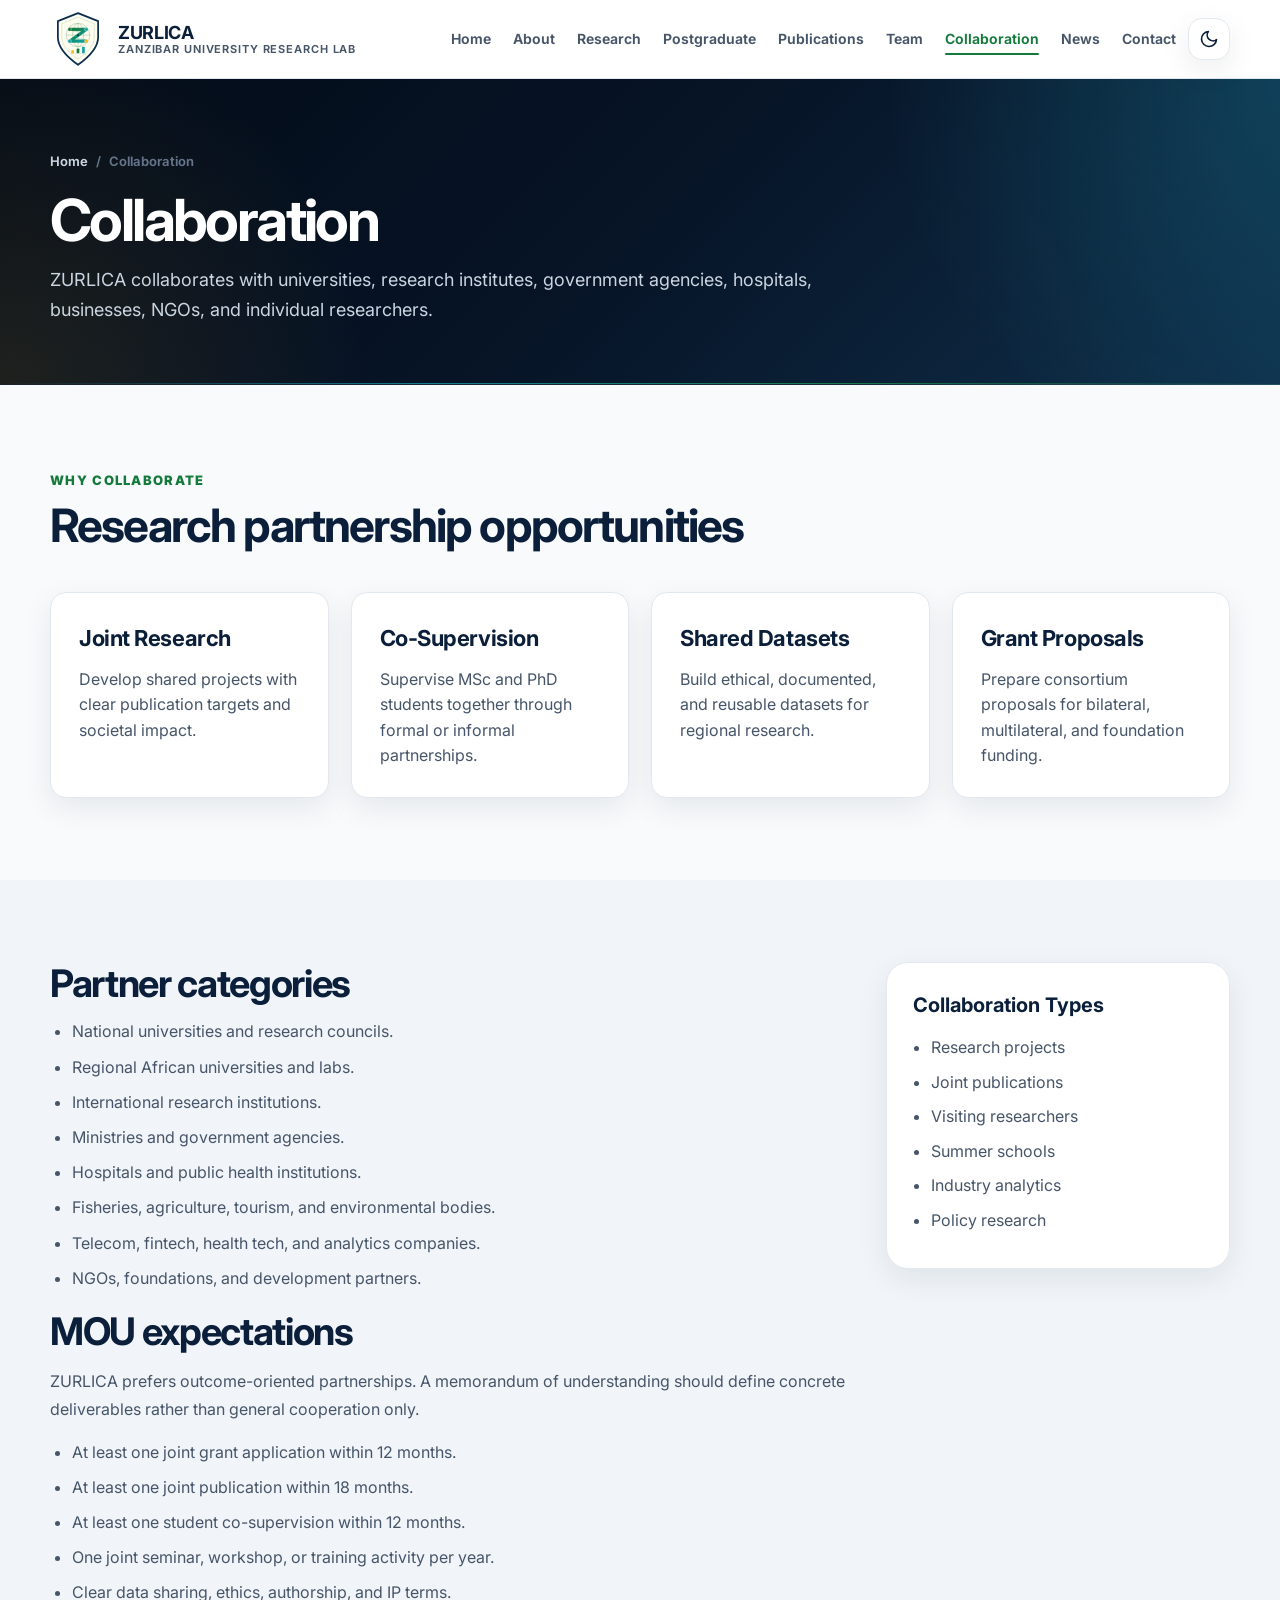
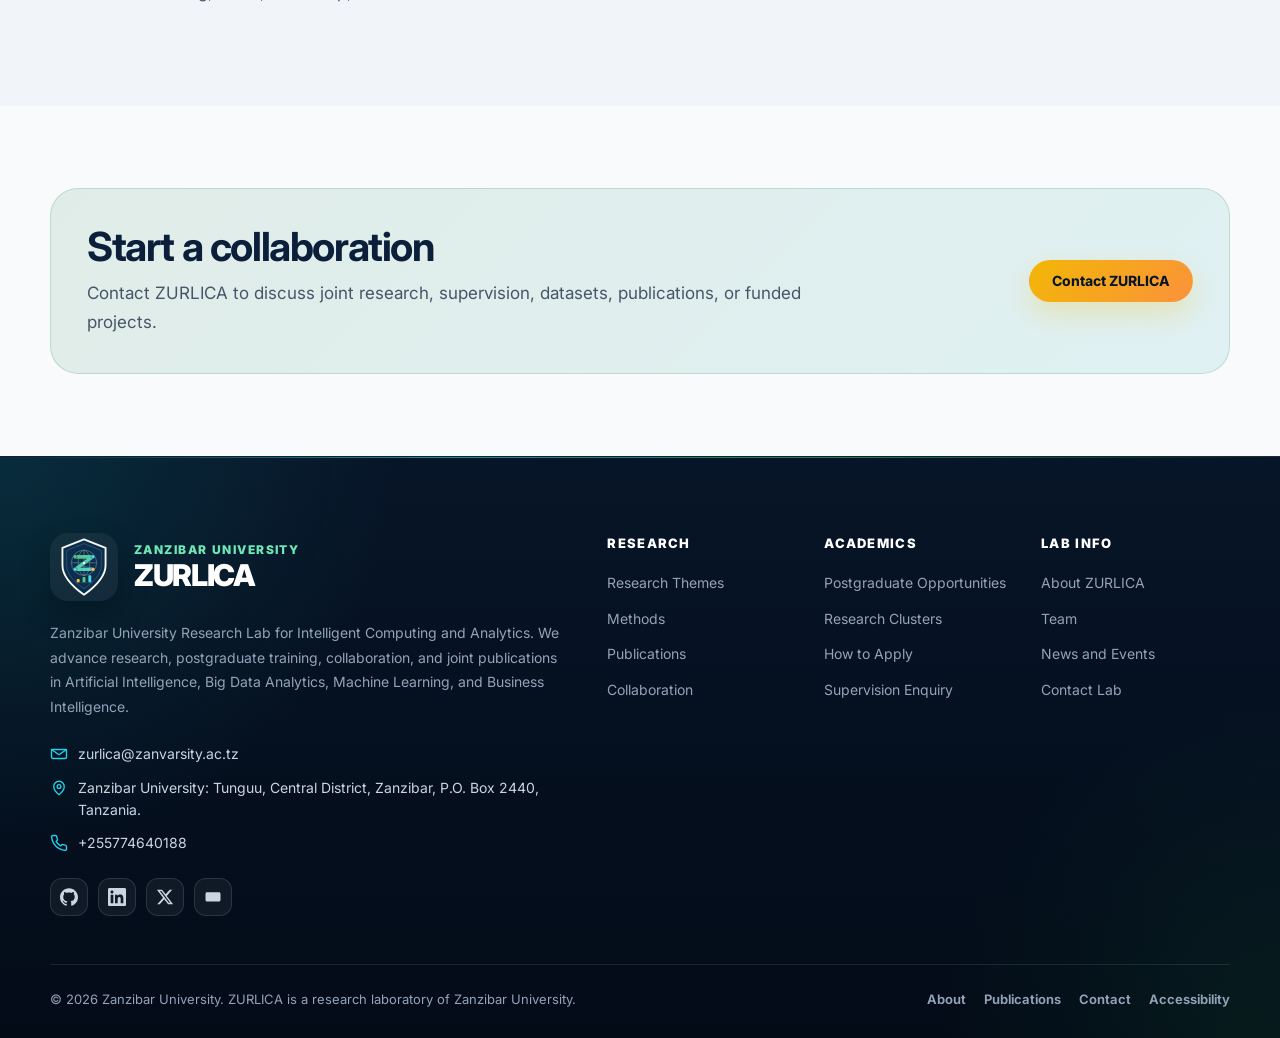
<file: collaboration.html>
<!DOCTYPE html>
<html lang="en">
<head>
  <meta charset="UTF-8" />
  <meta name="viewport" content="width=device-width, initial-scale=1.0" />

  <title>Collaboration | ZURLICA</title>
  <meta name="description" content="Collaborate with ZURLICA on research, publications, postgraduate supervision, data analytics, and AI projects." />
  <meta name="color-scheme" content="light dark" />

  <link rel="icon" type="image/svg+xml" href="assets/img/logo.svg?v=16" />

  <link rel="preconnect" href="https://fonts.googleapis.com" />
  <link rel="preconnect" href="https://fonts.gstatic.com" crossorigin />
  <link href="https://fonts.googleapis.com/css2?family=Inter:wght@400;500;600;700;800&display=swap" rel="stylesheet" />

  <script src="assets/js/theme.js?v=16"></script>

  <link rel="stylesheet" href="assets/css/style.css?v=16" />
  <link rel="stylesheet" href="assets/css/components.css?v=16" />
  <link rel="stylesheet" href="assets/css/responsive.css?v=16" />
</head>

<body data-page="collaboration">
  <div id="site-header"></div>

  <main id="main-content">
    <section class="page-hero">
      <div class="container">
        <nav class="breadcrumb" aria-label="Breadcrumb">
          <a href="index.html">Home</a>
          <span>/</span>
          <span>Collaboration</span>
        </nav>

        <h1>Collaboration</h1>
        <p class="lead">
          ZURLICA collaborates with universities, research institutes, government agencies,
          hospitals, businesses, NGOs, and individual researchers.
        </p>
      </div>
    </section>

    <section class="section">
      <div class="container">
        <div class="section-head">
          <div class="section-label">Why Collaborate</div>
          <h2>Research partnership opportunities</h2>
        </div>

        <div class="grid grid-4">
          <article class="card">
            <h3>Joint Research</h3>
            <p>
              Develop shared projects with clear publication targets and societal impact.
            </p>
          </article>

          <article class="card">
            <h3>Co-Supervision</h3>
            <p>
              Supervise MSc and PhD students together through formal or informal partnerships.
            </p>
          </article>

          <article class="card">
            <h3>Shared Datasets</h3>
            <p>
              Build ethical, documented, and reusable datasets for regional research.
            </p>
          </article>

          <article class="card">
            <h3>Grant Proposals</h3>
            <p>
              Prepare consortium proposals for bilateral, multilateral, and foundation funding.
            </p>
          </article>
        </div>
      </div>
    </section>

    <section class="section section-alt">
      <div class="container content-grid">
        <div class="prose">
          <h2>Partner categories</h2>
          <ul>
            <li>National universities and research councils.</li>
            <li>Regional African universities and labs.</li>
            <li>International research institutions.</li>
            <li>Ministries and government agencies.</li>
            <li>Hospitals and public health institutions.</li>
            <li>Fisheries, agriculture, tourism, and environmental bodies.</li>
            <li>Telecom, fintech, health tech, and analytics companies.</li>
            <li>NGOs, foundations, and development partners.</li>
          </ul>

          <h2>MOU expectations</h2>
          <p>
            ZURLICA prefers outcome-oriented partnerships. A memorandum of understanding
            should define concrete deliverables rather than general cooperation only.
          </p>

          <ul>
            <li>At least one joint grant application within 12 months.</li>
            <li>At least one joint publication within 18 months.</li>
            <li>At least one student co-supervision within 12 months.</li>
            <li>One joint seminar, workshop, or training activity per year.</li>
            <li>Clear data sharing, ethics, authorship, and IP terms.</li>
          </ul>
        </div>

        <aside class="sidebar-card">
          <h3>Collaboration Types</h3>
          <ul>
            <li>Research projects</li>
            <li>Joint publications</li>
            <li>Visiting researchers</li>
            <li>Summer schools</li>
            <li>Industry analytics</li>
            <li>Policy research</li>
          </ul>
        </aside>
      </div>
    </section>

    <section class="section">
      <div class="container">
        <div class="cta-band">
          <div class="cta-inner">
            <div>
              <h2>Start a collaboration</h2>
              <p>
                Contact ZURLICA to discuss joint research, supervision, datasets,
                publications, or funded projects.
              </p>
            </div>

            <a class="btn btn-gold" href="contact.html">Contact ZURLICA</a>
          </div>
        </div>
      </div>
    </section>
  </main>

  <div id="site-footer"></div>

  <script src="assets/js/utils.js?v=16"></script>
  <script src="assets/js/layout.js?v=16"></script>
</body>
</html>
</file>
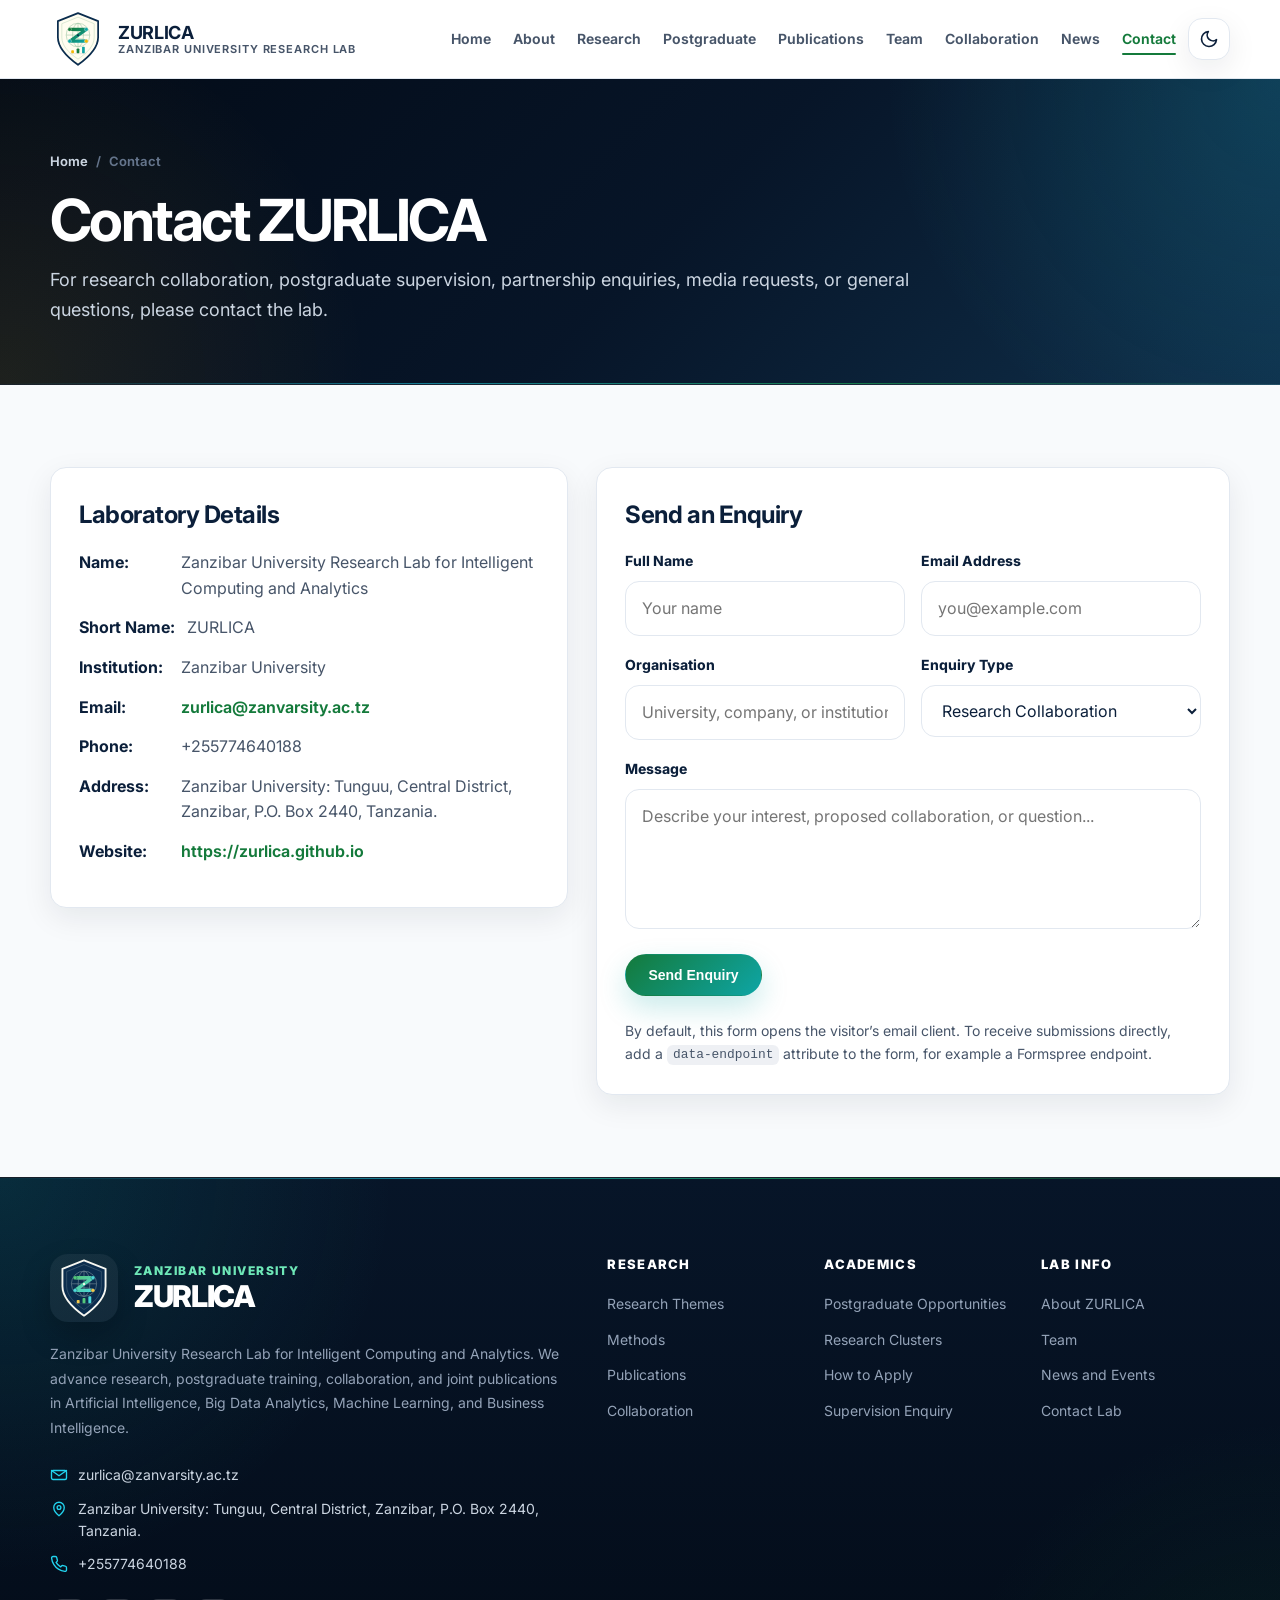
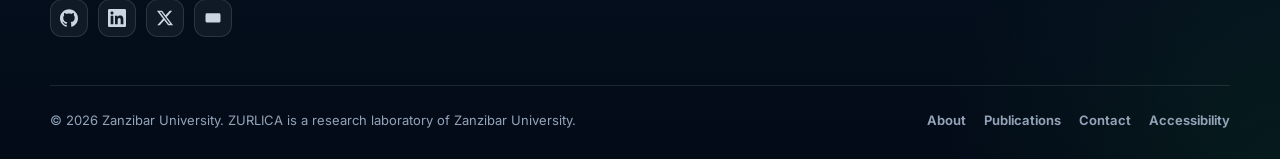
<file: contact.html>
<!DOCTYPE html>
<html lang="en">
<head>
  <meta charset="UTF-8" />
  <meta name="viewport" content="width=device-width, initial-scale=1.0" />

  <title>Contact | ZURLICA</title>
  <meta name="description" content="Contact ZURLICA, Zanzibar University Research Lab for Intelligent Computing and Analytics." />
  <meta name="color-scheme" content="light dark" />

  <link rel="icon" type="image/svg+xml" href="assets/img/logo.svg?v=16" />

  <link rel="preconnect" href="https://fonts.googleapis.com" />
  <link rel="preconnect" href="https://fonts.gstatic.com" crossorigin />
  <link href="https://fonts.googleapis.com/css2?family=Inter:wght@400;500;600;700;800&display=swap" rel="stylesheet" />

  <script src="assets/js/theme.js?v=16"></script>

  <link rel="stylesheet" href="assets/css/style.css?v=16" />
  <link rel="stylesheet" href="assets/css/components.css?v=16" />
  <link rel="stylesheet" href="assets/css/responsive.css?v=16" />
</head>

<body data-page="contact">
  <div id="site-header"></div>

  <main id="main-content">
    <section class="page-hero">
      <div class="container">
        <nav class="breadcrumb" aria-label="Breadcrumb">
          <a href="index.html">Home</a>
          <span>/</span>
          <span>Contact</span>
        </nav>

        <h1>Contact ZURLICA</h1>
        <p class="lead">
          For research collaboration, postgraduate supervision, partnership enquiries,
          media requests, or general questions, please contact the lab.
        </p>
      </div>
    </section>

    <section class="section">
      <div class="container contact-grid">
        <div class="contact-info card">
          <h3>Laboratory Details</h3>

          <div class="contact-line">
            <strong>Name:</strong>
            <span>Zanzibar University Research Lab for Intelligent Computing and Analytics</span>
          </div>

          <div class="contact-line">
            <strong>Short Name:</strong>
            <span>ZURLICA</span>
          </div>

          <div class="contact-line">
            <strong>Institution:</strong>
            <span>Zanzibar University</span>
          </div>

          <div class="contact-line">
            <strong>Email:</strong>
            <span>
              <a href="mailto:zurlica@zanvarsity.ac.tz">
                zurlica@zanvarsity.ac.tz
              </a>
            </span>
          </div>

          <div class="contact-line">
            <strong>Phone:</strong>
            <span>+255774640188</span>
          </div>

          <div class="contact-line">
            <strong>Address:</strong>
            <span>Zanzibar University: Tunguu, Central District, Zanzibar, P.O. Box 2440, Tanzania.</span>
          </div>

          <div class="contact-line">
            <strong>Website:</strong>
            <span>
              <a href="https://zurlica.github.io">https://zurlica.github.io</a>
            </span>
          </div>
        </div>

        <form
          id="contactForm"
          class="contact-form card"
          data-mailto="zurlica@zanvarsity.ac.tz"
          novalidate
        >
          <h3>Send an Enquiry</h3>

          <div class="form-row">
            <div class="field">
              <label for="name">Full Name</label>
              <input type="text" id="name" name="name" placeholder="Your name" required />
            </div>

            <div class="field">
              <label for="email">Email Address</label>
              <input type="email" id="email" name="email" placeholder="you@example.com" required />
            </div>
          </div>

          <div class="form-row">
            <div class="field">
              <label for="organisation">Organisation</label>
              <input
                type="text"
                id="organisation"
                name="organisation"
                placeholder="University, company, or institution"
              />
            </div>

            <div class="field">
              <label for="enquiryType">Enquiry Type</label>
              <select id="enquiryType" name="enquiryType">
                <option>Research Collaboration</option>
                <option>Postgraduate Supervision</option>
                <option>Joint Publication</option>
                <option>Industry Project</option>
                <option>Visiting Researcher</option>
                <option>General Enquiry</option>
              </select>
            </div>
          </div>

          <div class="field">
            <label for="message">Message</label>
            <textarea
              id="message"
              name="message"
              placeholder="Describe your interest, proposed collaboration, or question..."
              required
            ></textarea>
          </div>

          <button id="contactSubmit" class="btn btn-primary" type="submit">
            Send Enquiry
          </button>

          <p id="formStatus" class="form-status" role="status" aria-live="polite"></p>

          <p class="form-note">
            By default, this form opens the visitor’s email client. To receive submissions directly,
            add a <code>data-endpoint</code> attribute to the form, for example a Formspree endpoint.
          </p>
        </form>
      </div>
    </section>
  </main>

  <div id="site-footer"></div>

  <script src="assets/js/utils.js?v=16"></script>
  <script src="assets/js/layout.js?v=16"></script>
  <script src="assets/js/forms.js?v=16"></script>
</body>
</html>
</file>
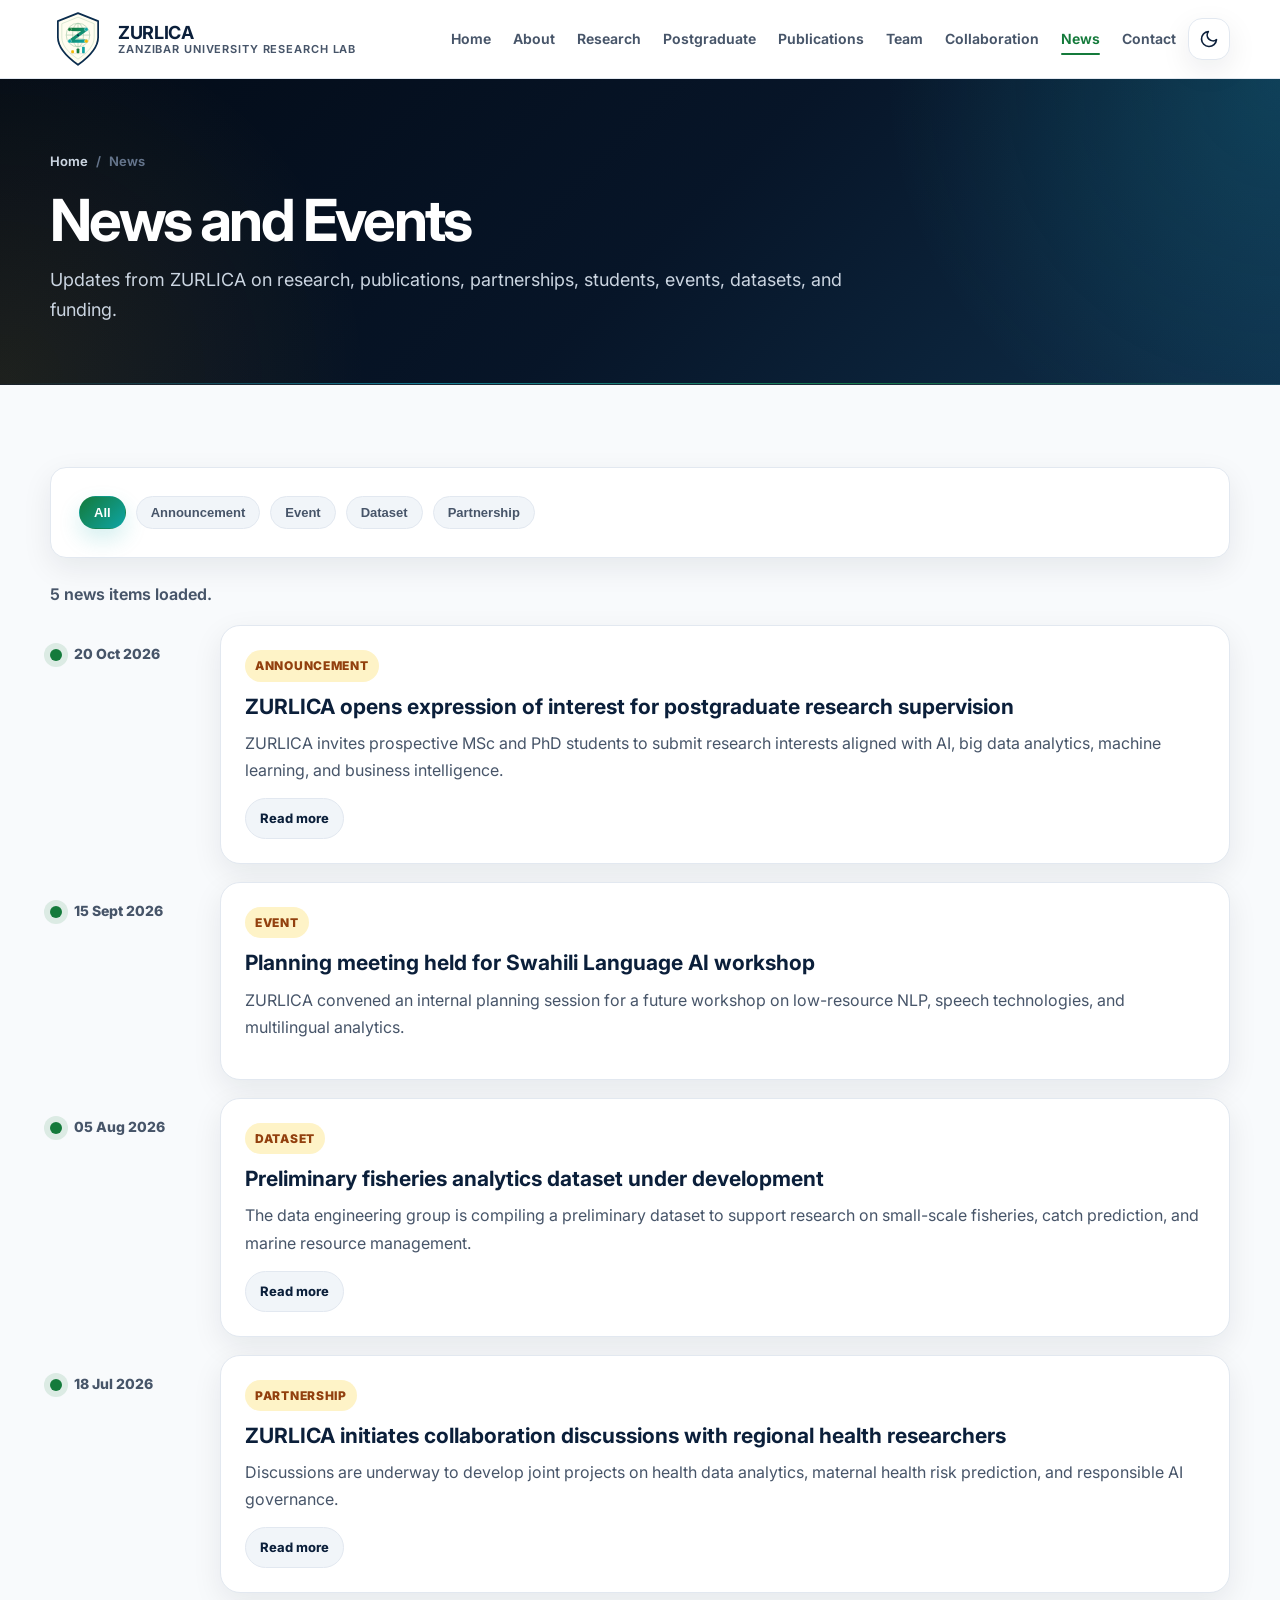
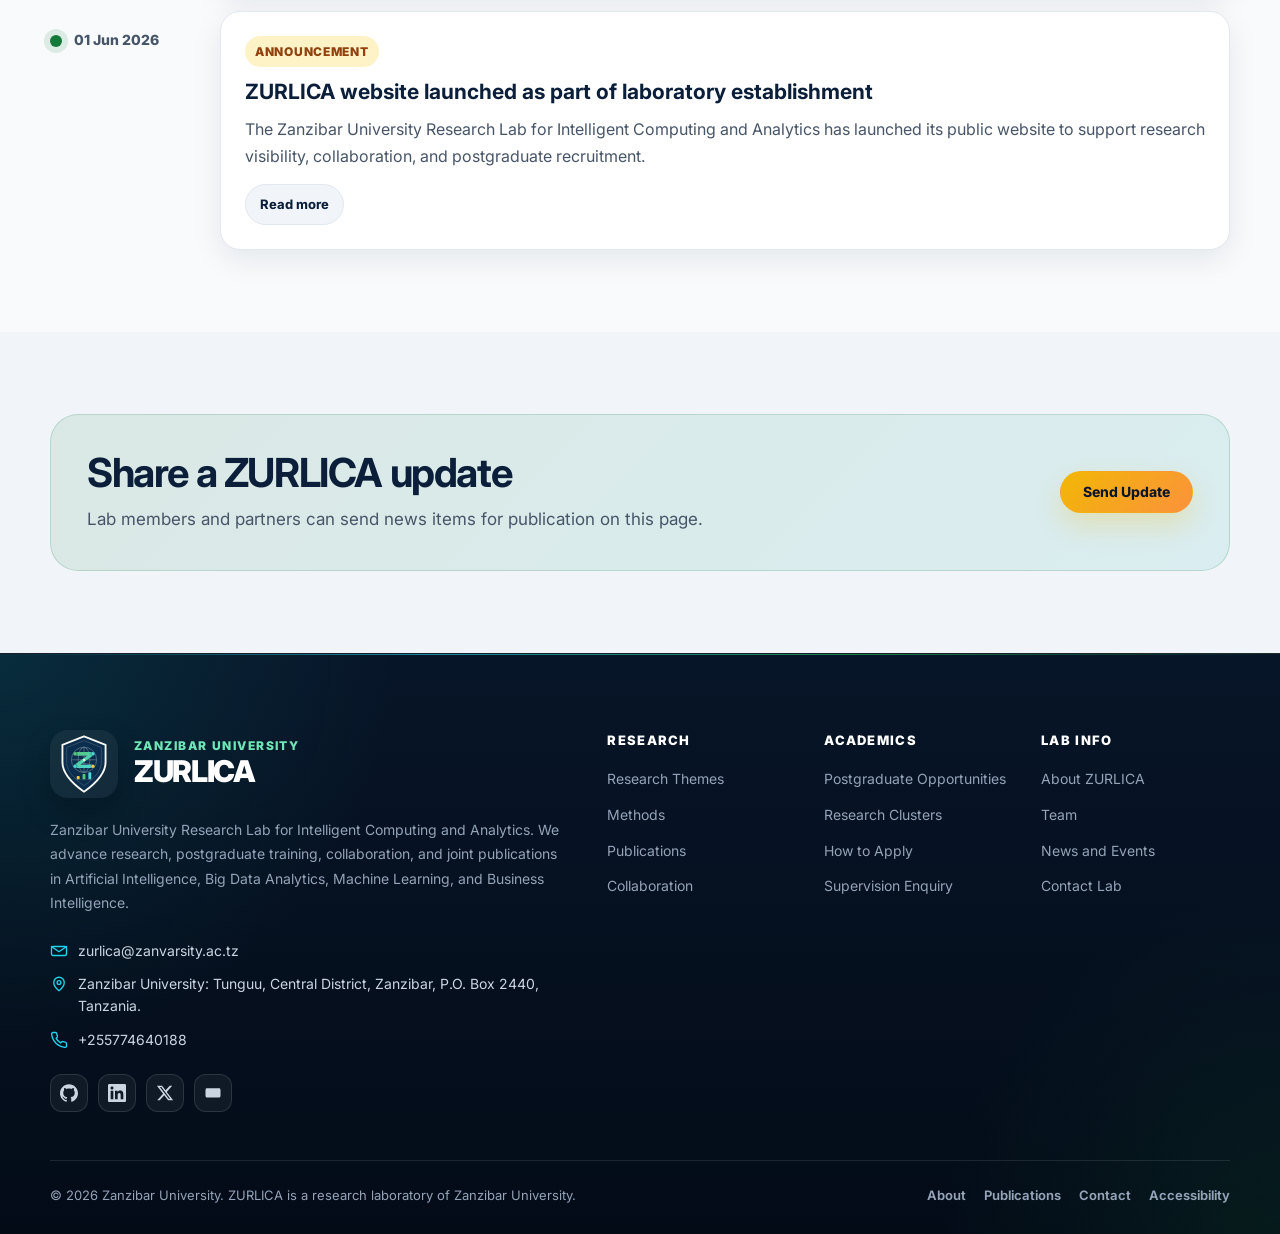
<file: news.html>
<!DOCTYPE html>
<html lang="en">
<head>
  <meta charset="UTF-8" />
  <meta name="viewport" content="width=device-width, initial-scale=1.0" />

  <title>News and Events | ZURLICA</title>
  <meta name="description" content="News, announcements, events, partnerships, and updates from ZURLICA." />
  <meta name="color-scheme" content="light dark" />

  <link rel="icon" type="image/svg+xml" href="assets/img/logo.svg?v=16" />

  <link rel="preconnect" href="https://fonts.googleapis.com" />
  <link rel="preconnect" href="https://fonts.gstatic.com" crossorigin />
  <link href="https://fonts.googleapis.com/css2?family=Inter:wght@400;500;600;700;800&display=swap" rel="stylesheet" />

  <script src="assets/js/theme.js?v=16"></script>

  <link rel="stylesheet" href="assets/css/style.css?v=16" />
  <link rel="stylesheet" href="assets/css/components.css?v=16" />
  <link rel="stylesheet" href="assets/css/responsive.css?v=16" />
</head>

<body data-page="news">
  <div id="site-header"></div>

  <main id="main-content">
    <section class="page-hero">
      <div class="container">
        <nav class="breadcrumb" aria-label="Breadcrumb">
          <a href="index.html">Home</a>
          <span>/</span>
          <span>News</span>
        </nav>

        <h1>News and Events</h1>
        <p class="lead">
          Updates from ZURLICA on research, publications, partnerships, students,
          events, datasets, and funding.
        </p>
      </div>
    </section>

    <section class="section">
      <div class="container">
        <div class="news-controls card">
          <div id="newsFilters" class="filter-group" role="group" aria-label="Filter news by category"></div>
        </div>

        <p id="newsStatus" class="news-status" aria-live="polite">Loading news...</p>

        <div id="newsList" class="news-list"></div>

        <noscript>
          <p class="empty-state">
            JavaScript is required to load news items from <code>assets/data/news.json</code>.
          </p>
        </noscript>
      </div>
    </section>

    <section class="section section-alt">
      <div class="container">
        <div class="cta-band">
          <div class="cta-inner">
            <div>
              <h2>Share a ZURLICA update</h2>
              <p>
                Lab members and partners can send news items for publication on this page.
              </p>
            </div>

            <a class="btn btn-gold" href="contact.html">Send Update</a>
          </div>
        </div>
      </div>
    </section>
  </main>

  <div id="site-footer"></div>

  <script src="assets/js/utils.js?v=16"></script>
  <script src="assets/js/layout.js?v=16"></script>
  <script src="assets/js/news.js?v=16"></script>
</body>
</html>
</file>
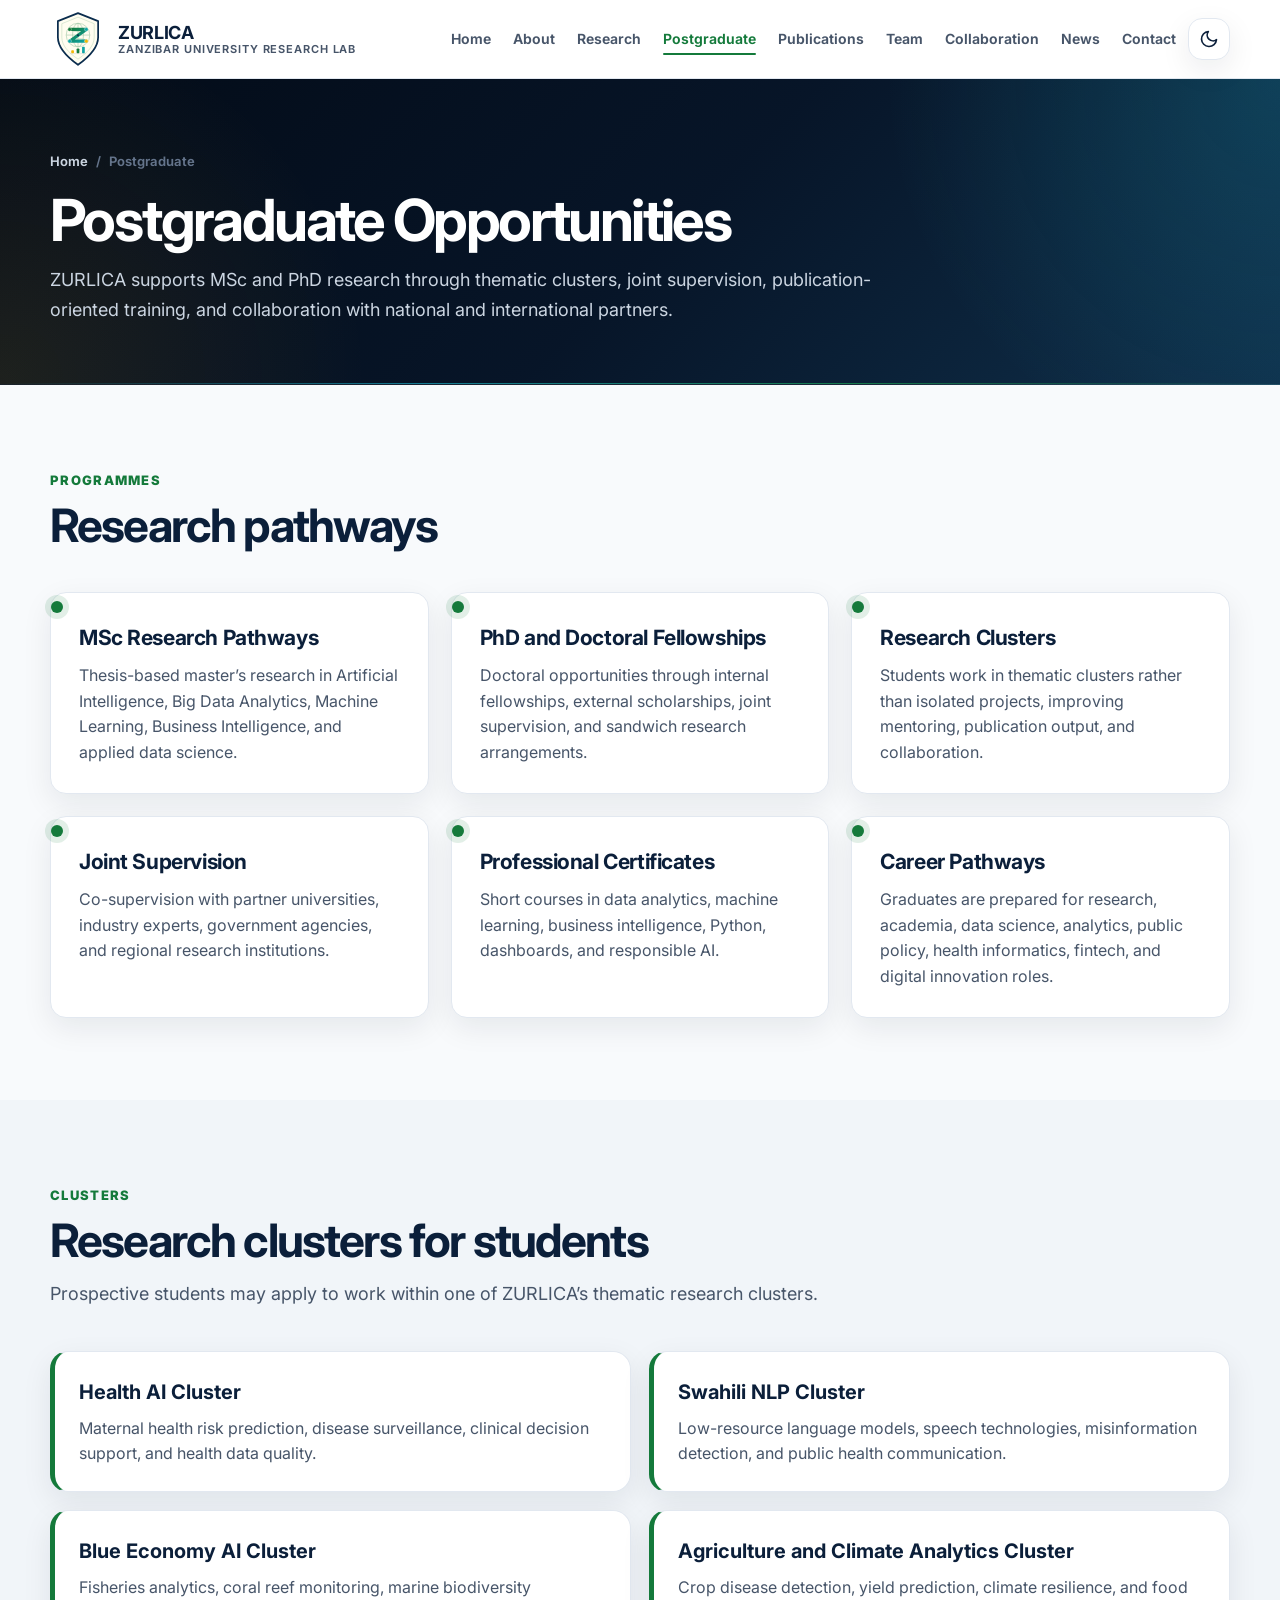
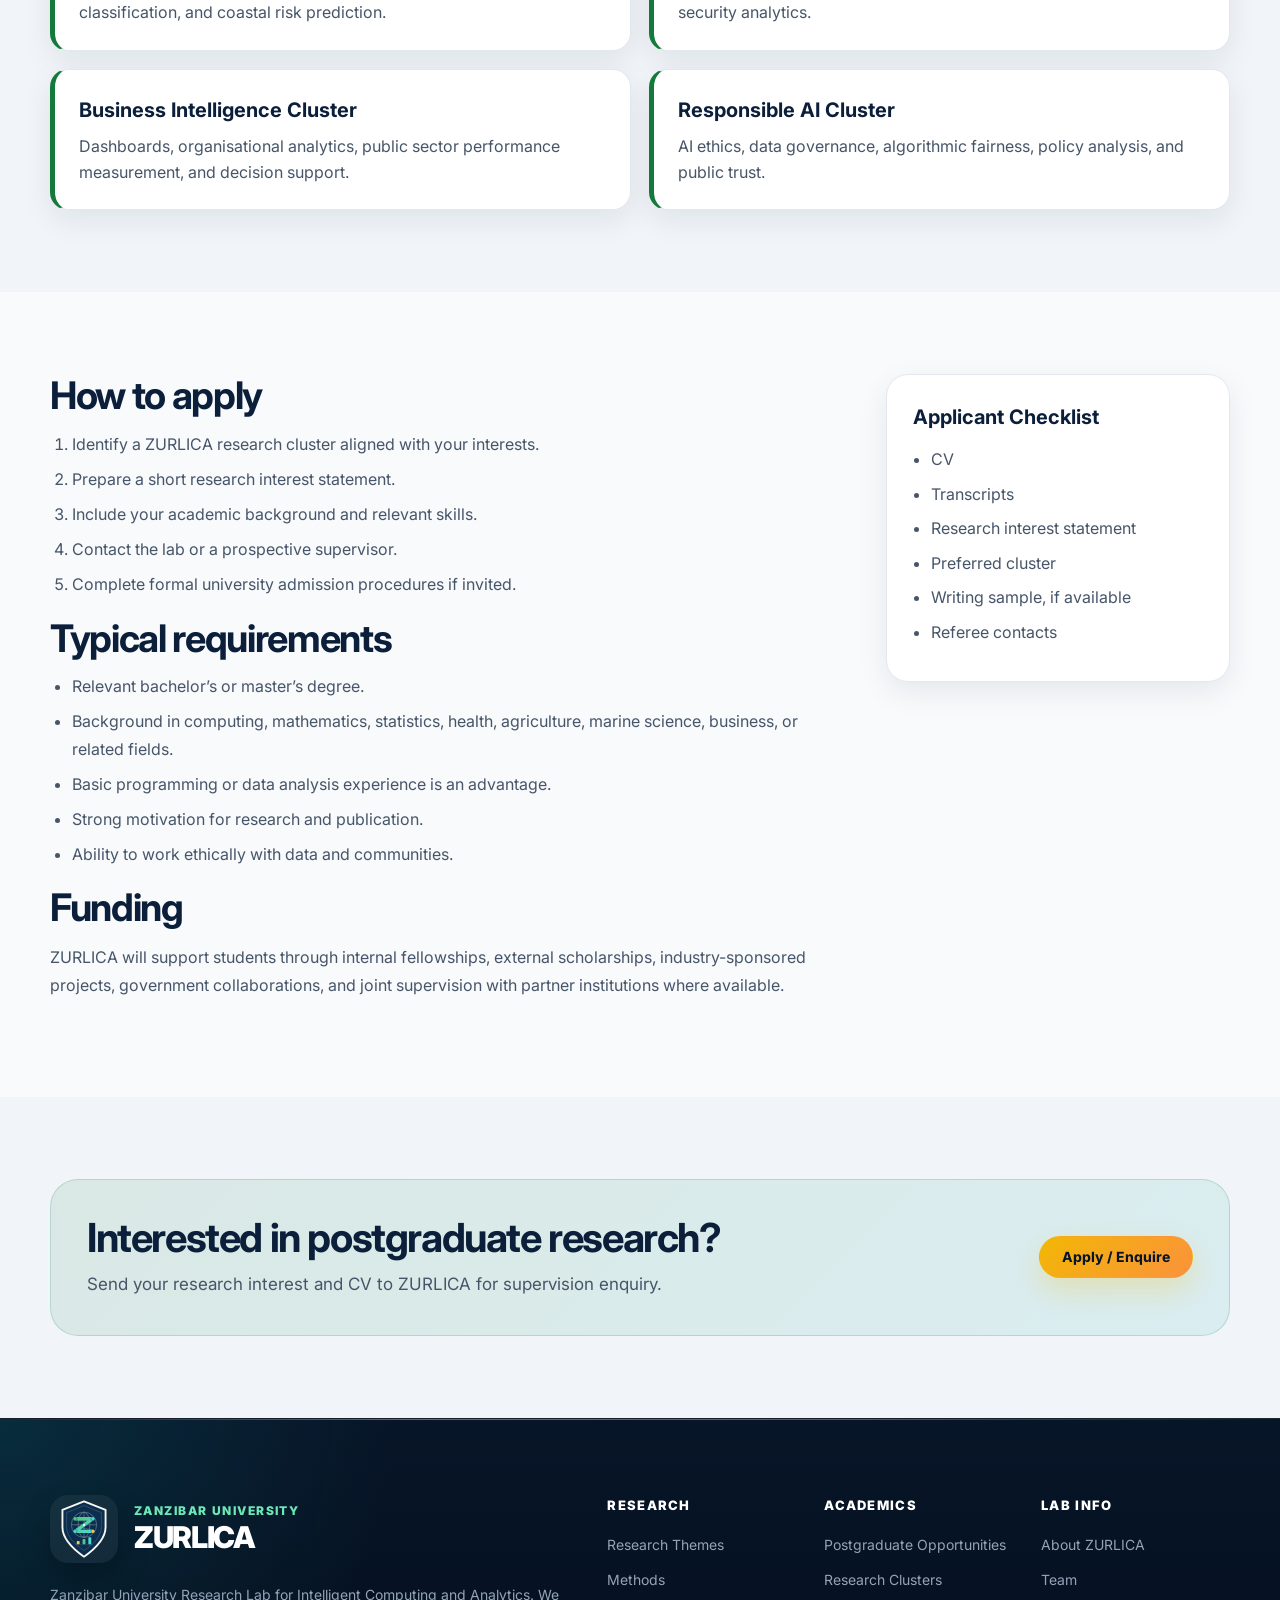
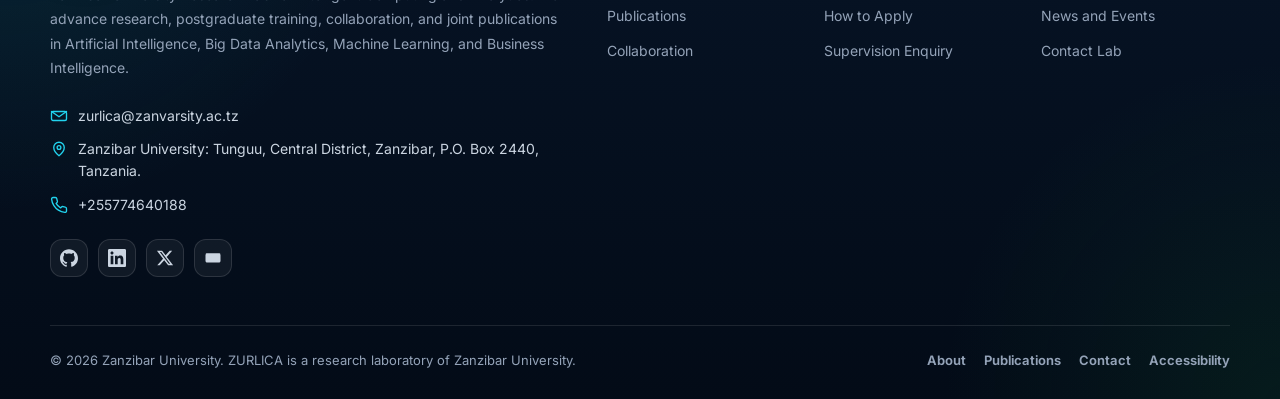
<file: postgraduate.html>
<!DOCTYPE html>
<html lang="en">
<head>
  <meta charset="UTF-8" />
  <meta name="viewport" content="width=device-width, initial-scale=1.0" />

  <title>Postgraduate Opportunities | ZURLICA</title>
  <meta name="description" content="MSc and PhD research opportunities at ZURLICA, Zanzibar University." />
  <meta name="color-scheme" content="light dark" />

  <link rel="icon" type="image/svg+xml" href="assets/img/logo.svg?v=16" />
  
  <link rel="preconnect" href="https://fonts.googleapis.com" />
  <link rel="preconnect" href="https://fonts.gstatic.com" crossorigin />
  <link href="https://fonts.googleapis.com/css2?family=Inter:wght@400;500;600;700;800&display=swap" rel="stylesheet" />


  <script src="assets/js/theme.js?v=16"></script>

  <link rel="stylesheet" href="assets/css/style.css?v=16" />
  <link rel="stylesheet" href="assets/css/components.css?v=16" />
  <link rel="stylesheet" href="assets/css/responsive.css?v=16" />
</head>

<body data-page="postgraduate">
  <div id="site-header"></div>

  <main id="main-content">
    <section class="page-hero">
      <div class="container">
        <nav class="breadcrumb" aria-label="Breadcrumb">
          <a href="index.html">Home</a>
          <span>/</span>
          <span>Postgraduate</span>
        </nav>

        <h1>Postgraduate Opportunities</h1>
        <p class="lead">
          ZURLICA supports MSc and PhD research through thematic clusters, joint supervision,
          publication-oriented training, and collaboration with national and international partners.
        </p>
      </div>
    </section>

    <section class="section">
      <div class="container">
        <div class="section-head">
          <div class="section-label">Programmes</div>
          <h2>Research pathways</h2>
        </div>

        <div class="grid grid-3">
          <article class="card pathway">
            <h3>MSc Research Pathways</h3>
            <p>
              Thesis-based master’s research in Artificial Intelligence, Big Data Analytics,
              Machine Learning, Business Intelligence, and applied data science.
            </p>
          </article>

          <article class="card pathway">
            <h3>PhD and Doctoral Fellowships</h3>
            <p>
              Doctoral opportunities through internal fellowships, external scholarships,
              joint supervision, and sandwich research arrangements.
            </p>
          </article>

          <article class="card pathway">
            <h3>Research Clusters</h3>
            <p>
              Students work in thematic clusters rather than isolated projects, improving mentoring,
              publication output, and collaboration.
            </p>
          </article>

          <article class="card pathway">
            <h3>Joint Supervision</h3>
            <p>
              Co-supervision with partner universities, industry experts, government agencies,
              and regional research institutions.
            </p>
          </article>

          <article class="card pathway">
            <h3>Professional Certificates</h3>
            <p>
              Short courses in data analytics, machine learning, business intelligence, Python,
              dashboards, and responsible AI.
            </p>
          </article>

          <article class="card pathway">
            <h3>Career Pathways</h3>
            <p>
              Graduates are prepared for research, academia, data science, analytics,
              public policy, health informatics, fintech, and digital innovation roles.
            </p>
          </article>
        </div>
      </div>
    </section>

    <section class="section section-alt" id="clusters">
      <div class="container">
        <div class="section-head">
          <div class="section-label">Clusters</div>
          <h2>Research clusters for students</h2>
          <p>
            Prospective students may apply to work within one of ZURLICA’s thematic research clusters.
          </p>
        </div>

        <div class="theme-list">
          <article class="theme-card">
            <h3>Health AI Cluster</h3>
            <p>
              Maternal health risk prediction, disease surveillance, clinical decision support,
              and health data quality.
            </p>
          </article>

          <article class="theme-card">
            <h3>Swahili NLP Cluster</h3>
            <p>
              Low-resource language models, speech technologies, misinformation detection,
              and public health communication.
            </p>
          </article>

          <article class="theme-card">
            <h3>Blue Economy AI Cluster</h3>
            <p>
              Fisheries analytics, coral reef monitoring, marine biodiversity classification,
              and coastal risk prediction.
            </p>
          </article>

          <article class="theme-card">
            <h3>Agriculture and Climate Analytics Cluster</h3>
            <p>
              Crop disease detection, yield prediction, climate resilience,
              and food security analytics.
            </p>
          </article>

          <article class="theme-card">
            <h3>Business Intelligence Cluster</h3>
            <p>
              Dashboards, organisational analytics, public sector performance measurement,
              and decision support.
            </p>
          </article>

          <article class="theme-card">
            <h3>Responsible AI Cluster</h3>
            <p>
              AI ethics, data governance, algorithmic fairness, policy analysis,
              and public trust.
            </p>
          </article>
        </div>
      </div>
    </section>

    <section class="section" id="apply">
      <div class="container content-grid">
        <div class="prose">
          <h2>How to apply</h2>
          <ol>
            <li>Identify a ZURLICA research cluster aligned with your interests.</li>
            <li>Prepare a short research interest statement.</li>
            <li>Include your academic background and relevant skills.</li>
            <li>Contact the lab or a prospective supervisor.</li>
            <li>Complete formal university admission procedures if invited.</li>
          </ol>

          <h2>Typical requirements</h2>
          <ul>
            <li>Relevant bachelor’s or master’s degree.</li>
            <li>Background in computing, mathematics, statistics, health, agriculture, marine science, business, or related fields.</li>
            <li>Basic programming or data analysis experience is an advantage.</li>
            <li>Strong motivation for research and publication.</li>
            <li>Ability to work ethically with data and communities.</li>
          </ul>

          <h2>Funding</h2>
          <p>
            ZURLICA will support students through internal fellowships, external scholarships,
            industry-sponsored projects, government collaborations, and joint supervision
            with partner institutions where available.
          </p>
        </div>

        <aside class="sidebar-card">
          <h3>Applicant Checklist</h3>
          <ul>
            <li>CV</li>
            <li>Transcripts</li>
            <li>Research interest statement</li>
            <li>Preferred cluster</li>
            <li>Writing sample, if available</li>
            <li>Referee contacts</li>
          </ul>
        </aside>
      </div>
    </section>

    <section class="section section-alt">
      <div class="container">
        <div class="cta-band">
          <div class="cta-inner">
            <div>
              <h2>Interested in postgraduate research?</h2>
              <p>
                Send your research interest and CV to ZURLICA for supervision enquiry.
              </p>
            </div>

            <a class="btn btn-gold" href="contact.html">Apply / Enquire</a>
          </div>
        </div>
      </div>
    </section>
  </main>

  <div id="site-footer"></div>

  <script src="assets/js/utils.js?v=16"></script>
  <script src="assets/js/layout.js?v=16"></script>
</body>
</html>
</file>
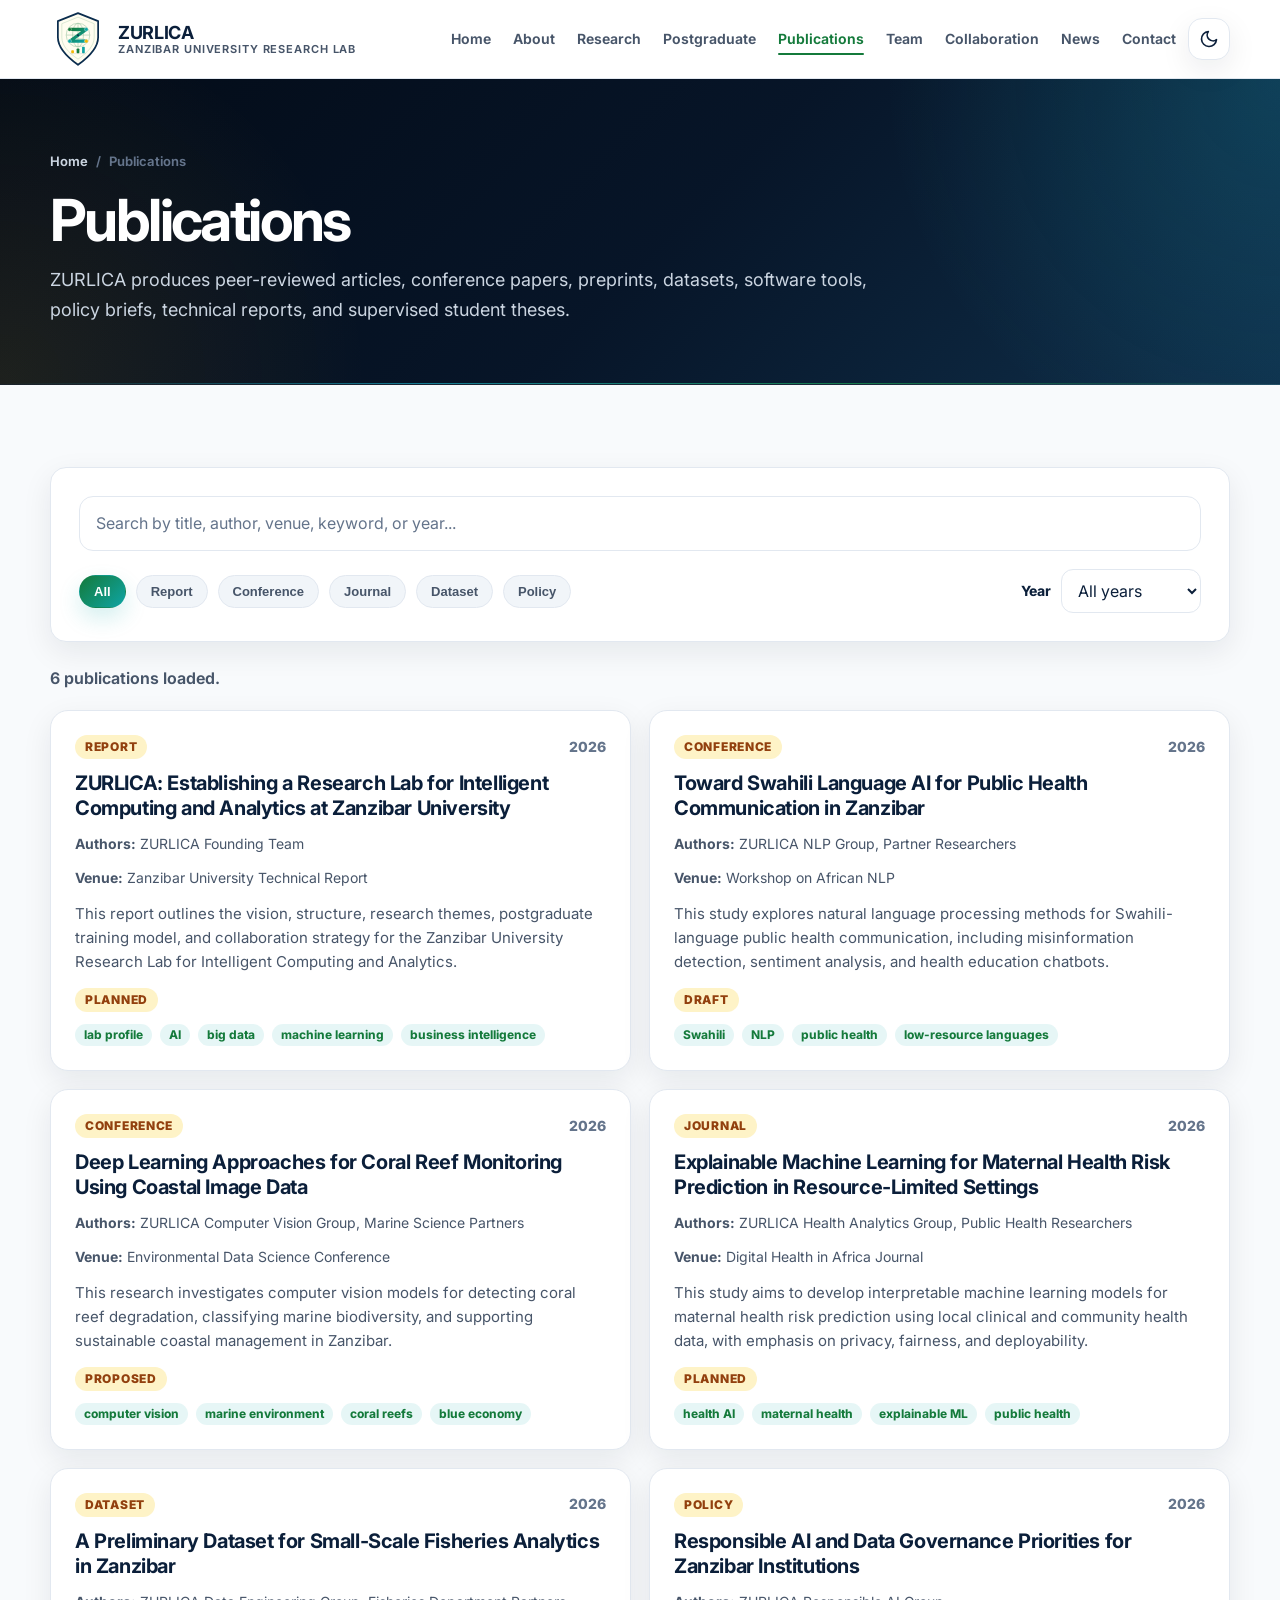
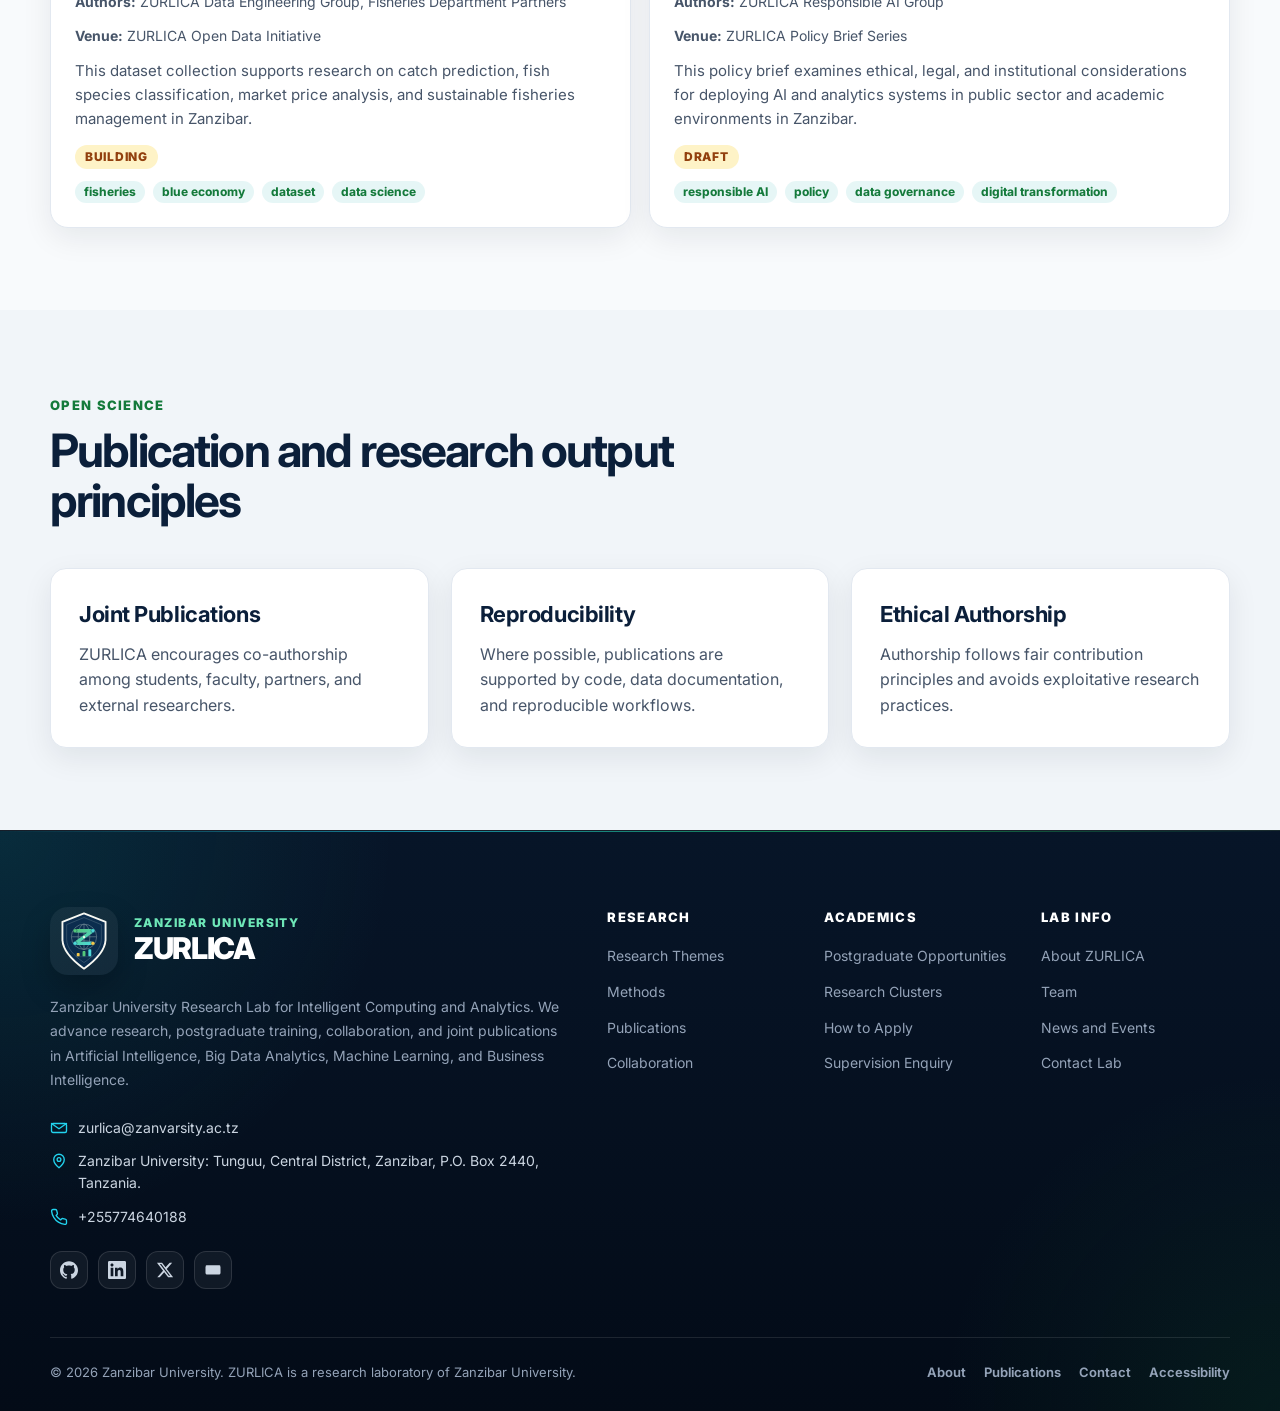
<file: publications.html>
<!DOCTYPE html>
<html lang="en">
<head>
  <meta charset="UTF-8" />
  <meta name="viewport" content="width=device-width, initial-scale=1.0" />

  <title>Publications | ZURLICA</title>
  <meta name="description" content="Publications, preprints, datasets, policy briefs, and student theses from ZURLICA." />
  <meta name="color-scheme" content="light dark" />

  <link rel="icon" type="image/svg+xml" href="assets/img/logo.svg?v=16" />
  
  <link rel="preconnect" href="https://fonts.googleapis.com" />
  <link rel="preconnect" href="https://fonts.gstatic.com" crossorigin />
  <link href="https://fonts.googleapis.com/css2?family=Inter:wght@400;500;600;700;800&display=swap" rel="stylesheet" />


  <script src="assets/js/theme.js?v=16"></script>

  <link rel="stylesheet" href="assets/css/style.css?v=16" />
  <link rel="stylesheet" href="assets/css/components.css?v=16" />
  <link rel="stylesheet" href="assets/css/responsive.css?v=16" />
</head>

<body data-page="publications">
  <div id="site-header"></div>

  <main id="main-content">
    <section class="page-hero">
      <div class="container">
        <nav class="breadcrumb" aria-label="Breadcrumb">
          <a href="index.html">Home</a>
          <span>/</span>
          <span>Publications</span>
        </nav>

        <h1>Publications</h1>
        <p class="lead">
          ZURLICA produces peer-reviewed articles, conference papers, preprints, datasets,
          software tools, policy briefs, technical reports, and supervised student theses.
        </p>
      </div>
    </section>

    <section class="section">
      <div class="container">
        <div class="pub-controls card">
          <div class="search-box">
            <label class="sr-only" for="pubSearch">Search publications</label>
            <input
              type="search"
              id="pubSearch"
              placeholder="Search by title, author, venue, keyword, or year..."
              autocomplete="off"
            />
          </div>

          <div class="filter-row">
            <div id="pubTypeFilters" class="filter-group" role="group" aria-label="Filter publications by type"></div>

            <div class="year-filter">
              <label for="pubYearFilter">Year</label>
              <select id="pubYearFilter">
                <option value="all">All years</option>
              </select>
            </div>
          </div>
        </div>

        <p id="pubStatus" class="pub-status" aria-live="polite">Loading publications...</p>

        <div id="pubList" class="publication-grid"></div>

        <noscript>
          <p class="empty-state">
            JavaScript is required to load the publications list from
            <code>assets/data/publications.json</code>.
          </p>
        </noscript>
      </div>
    </section>

    <section class="section section-alt">
      <div class="container">
        <div class="section-head">
          <div class="section-label">Open Science</div>
          <h2>Publication and research output principles</h2>
        </div>

        <div class="grid grid-3">
          <article class="card">
            <h3>Joint Publications</h3>
            <p>
              ZURLICA encourages co-authorship among students, faculty, partners,
              and external researchers.
            </p>
          </article>

          <article class="card">
            <h3>Reproducibility</h3>
            <p>
              Where possible, publications are supported by code, data documentation,
              and reproducible workflows.
            </p>
          </article>

          <article class="card">
            <h3>Ethical Authorship</h3>
            <p>
              Authorship follows fair contribution principles and avoids exploitative
              research practices.
            </p>
          </article>
        </div>
      </div>
    </section>
  </main>

  <div id="site-footer"></div>

  <script src="assets/js/utils.js?v=16"></script>
  <script src="assets/js/layout.js?v=16"></script>
  <script src="assets/js/publications.js?v=16"></script>
</body>
</html>
</file>
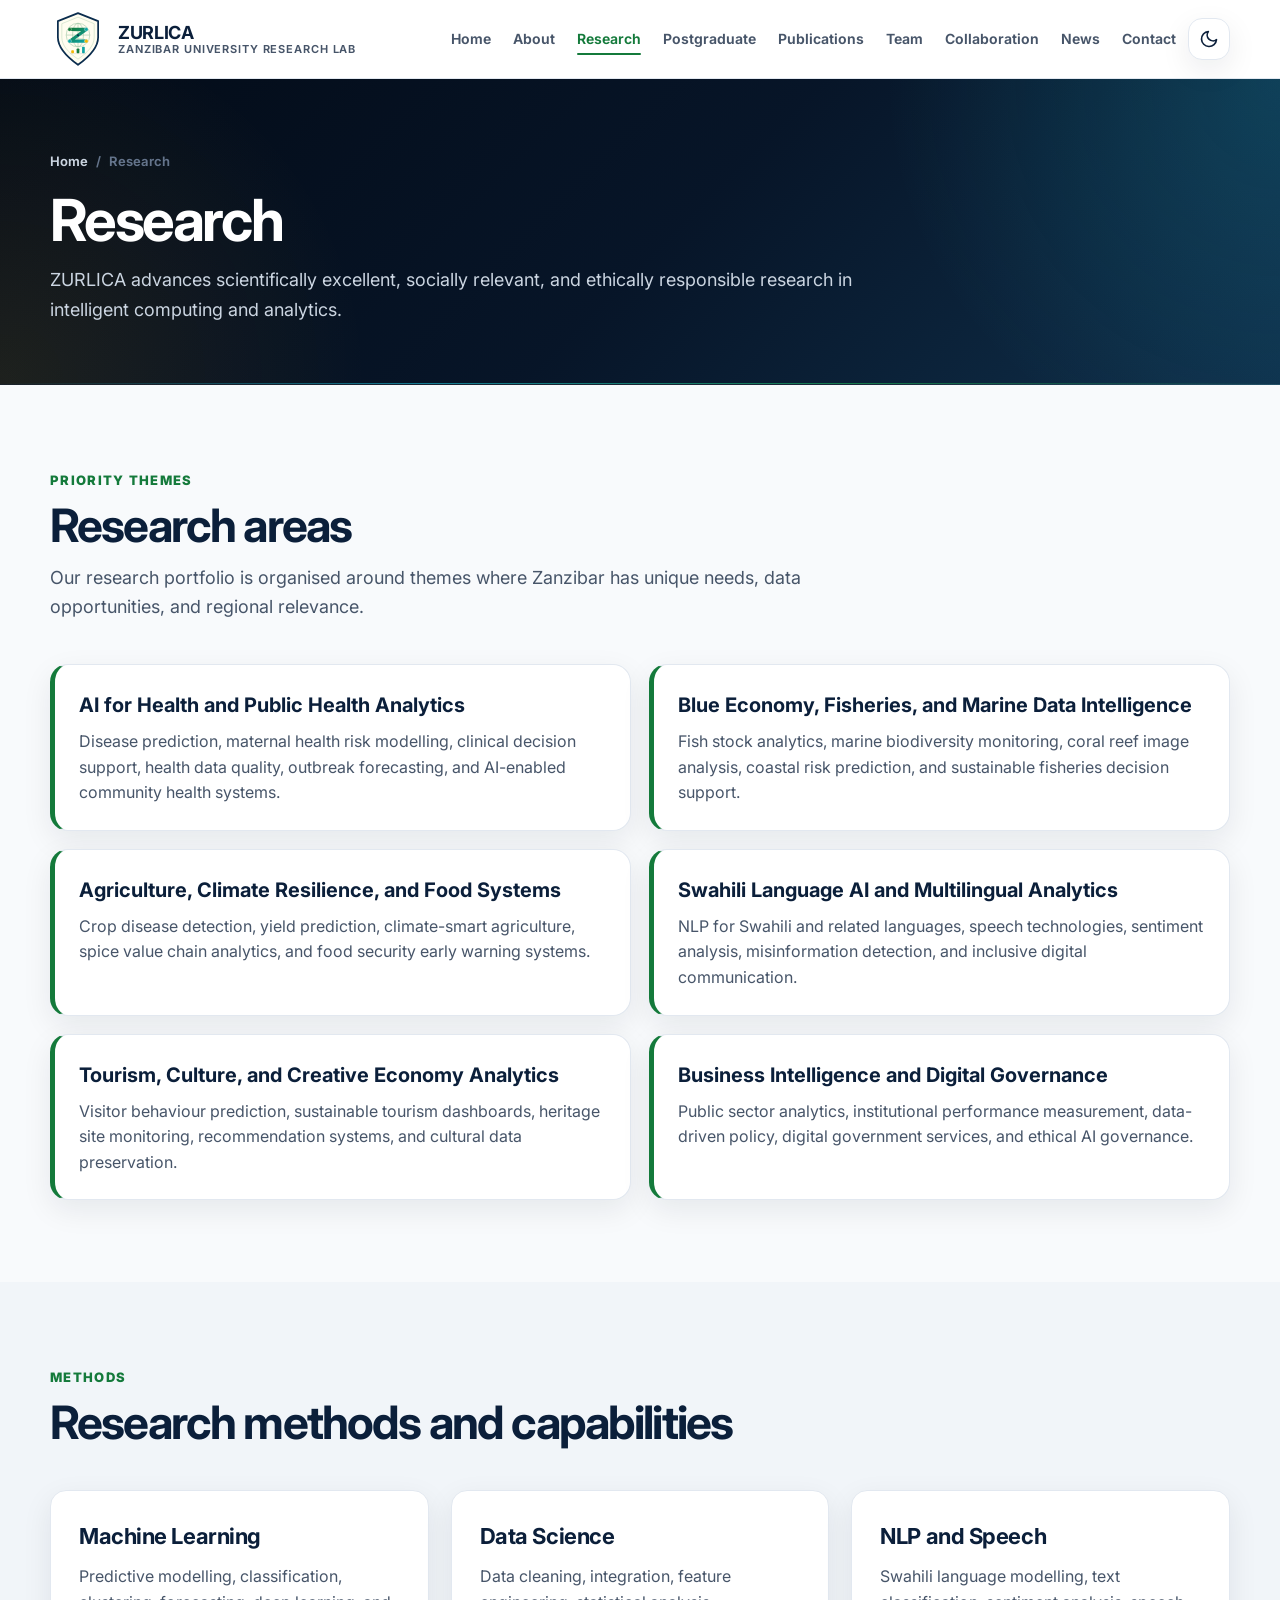
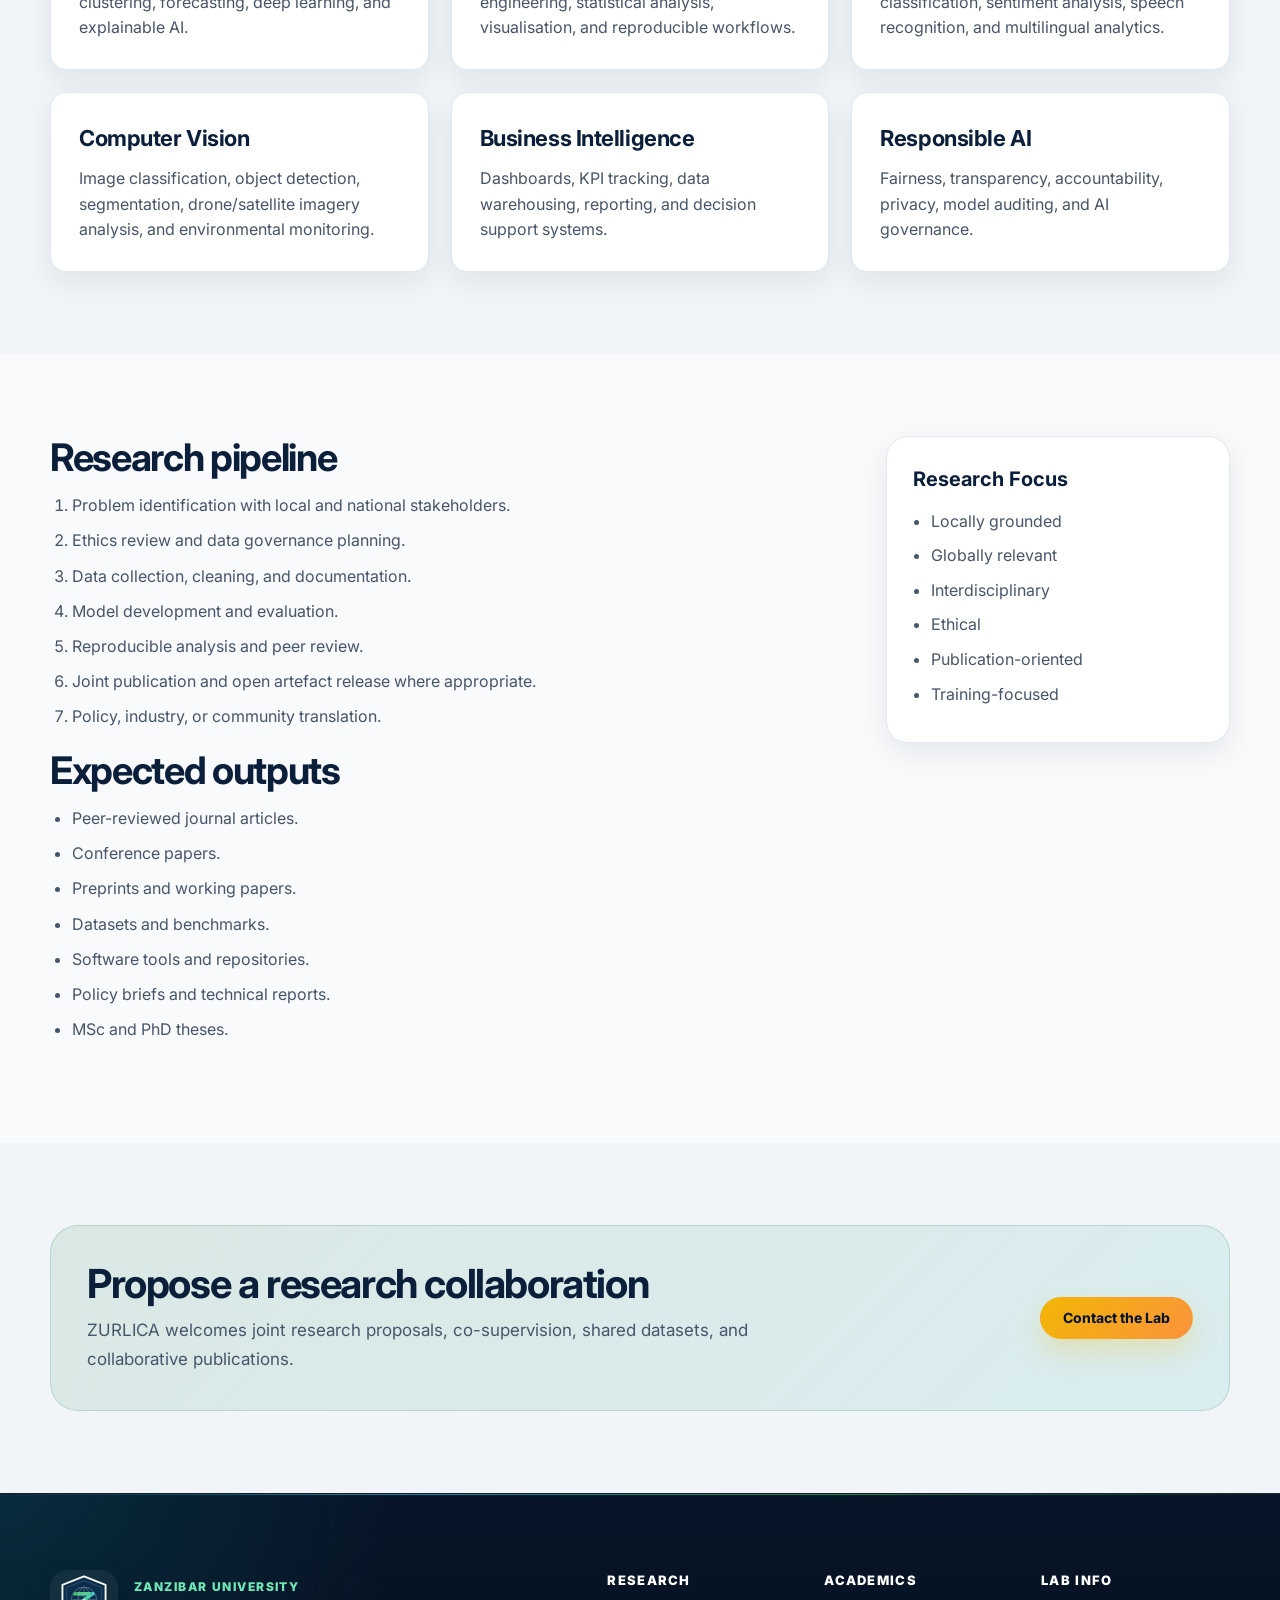
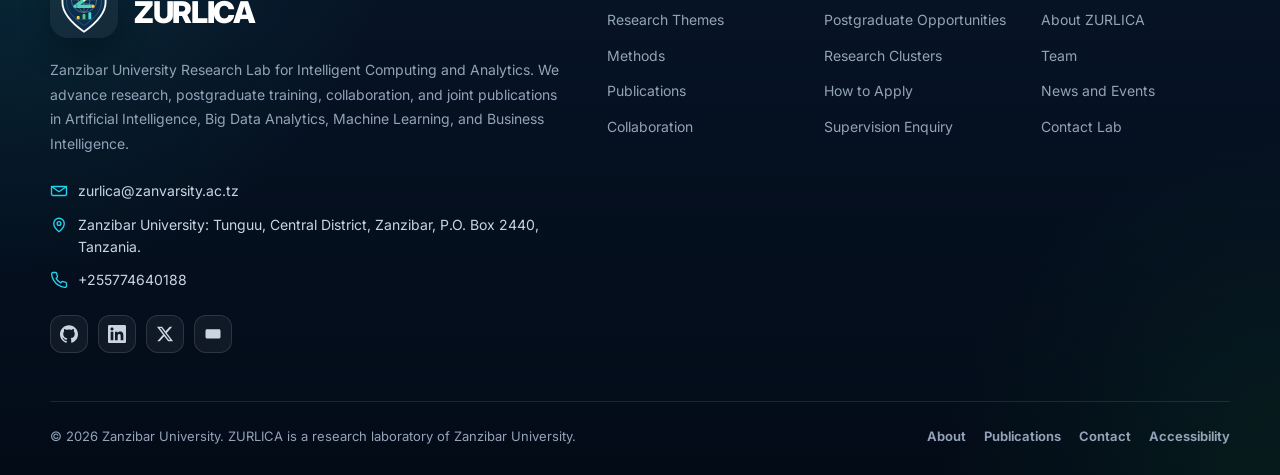
<file: research.html>
<!DOCTYPE html>
<html lang="en">
<head>
  <meta charset="UTF-8" />
  <meta name="viewport" content="width=device-width, initial-scale=1.0" />

  <title>Research | ZURLICA</title>
  <meta name="description" content="Research themes, methods, and priorities at ZURLICA." />
  <meta name="color-scheme" content="light dark" />

  <link rel="icon" type="image/svg+xml" href="assets/img/logo.svg?v=16" />
  
  <link rel="preconnect" href="https://fonts.googleapis.com" />
  <link rel="preconnect" href="https://fonts.gstatic.com" crossorigin />
  <link href="https://fonts.googleapis.com/css2?family=Inter:wght@400;500;600;700;800&display=swap" rel="stylesheet" />


  <script src="assets/js/theme.js?v=16"></script>

  <link rel="stylesheet" href="assets/css/style.css?v=16" />
  <link rel="stylesheet" href="assets/css/components.css?v=16" />
  <link rel="stylesheet" href="assets/css/responsive.css?v=16" />
</head>

<body data-page="research">
  <div id="site-header"></div>

  <main id="main-content">
    <section class="page-hero">
      <div class="container">
        <nav class="breadcrumb" aria-label="Breadcrumb">
          <a href="index.html">Home</a>
          <span>/</span>
          <span>Research</span>
        </nav>

        <h1>Research</h1>
        <p class="lead">
          ZURLICA advances scientifically excellent, socially relevant, and ethically responsible
          research in intelligent computing and analytics.
        </p>
      </div>
    </section>

    <section class="section">
      <div class="container">
        <div class="section-head">
          <div class="section-label">Priority Themes</div>
          <h2>Research areas</h2>
          <p>
            Our research portfolio is organised around themes where Zanzibar has unique needs,
            data opportunities, and regional relevance.
          </p>
        </div>

        <div class="theme-list">
          <article class="theme-card">
            <h3>AI for Health and Public Health Analytics</h3>
            <p>
              Disease prediction, maternal health risk modelling, clinical decision support,
              health data quality, outbreak forecasting, and AI-enabled community health systems.
            </p>
          </article>

          <article class="theme-card">
            <h3>Blue Economy, Fisheries, and Marine Data Intelligence</h3>
            <p>
              Fish stock analytics, marine biodiversity monitoring, coral reef image analysis,
              coastal risk prediction, and sustainable fisheries decision support.
            </p>
          </article>

          <article class="theme-card">
            <h3>Agriculture, Climate Resilience, and Food Systems</h3>
            <p>
              Crop disease detection, yield prediction, climate-smart agriculture,
              spice value chain analytics, and food security early warning systems.
            </p>
          </article>

          <article class="theme-card">
            <h3>Swahili Language AI and Multilingual Analytics</h3>
            <p>
              NLP for Swahili and related languages, speech technologies, sentiment analysis,
              misinformation detection, and inclusive digital communication.
            </p>
          </article>

          <article class="theme-card">
            <h3>Tourism, Culture, and Creative Economy Analytics</h3>
            <p>
              Visitor behaviour prediction, sustainable tourism dashboards, heritage site monitoring,
              recommendation systems, and cultural data preservation.
            </p>
          </article>

          <article class="theme-card">
            <h3>Business Intelligence and Digital Governance</h3>
            <p>
              Public sector analytics, institutional performance measurement, data-driven policy,
              digital government services, and ethical AI governance.
            </p>
          </article>
        </div>
      </div>
    </section>

    <section class="section section-alt" id="methods">
      <div class="container">
        <div class="section-head">
          <div class="section-label">Methods</div>
          <h2>Research methods and capabilities</h2>
        </div>

        <div class="grid grid-3">
          <article class="card">
            <h3>Machine Learning</h3>
            <p>
              Predictive modelling, classification, clustering, forecasting, deep learning,
              and explainable AI.
            </p>
          </article>

          <article class="card">
            <h3>Data Science</h3>
            <p>
              Data cleaning, integration, feature engineering, statistical analysis,
              visualisation, and reproducible workflows.
            </p>
          </article>

          <article class="card">
            <h3>NLP and Speech</h3>
            <p>
              Swahili language modelling, text classification, sentiment analysis,
              speech recognition, and multilingual analytics.
            </p>
          </article>

          <article class="card">
            <h3>Computer Vision</h3>
            <p>
              Image classification, object detection, segmentation, drone/satellite imagery analysis,
              and environmental monitoring.
            </p>
          </article>

          <article class="card">
            <h3>Business Intelligence</h3>
            <p>
              Dashboards, KPI tracking, data warehousing, reporting, and decision support systems.
            </p>
          </article>

          <article class="card">
            <h3>Responsible AI</h3>
            <p>
              Fairness, transparency, accountability, privacy, model auditing, and AI governance.
            </p>
          </article>
        </div>
      </div>
    </section>

    <section class="section">
      <div class="container content-grid">
        <div class="prose">
          <h2>Research pipeline</h2>
          <ol>
            <li>Problem identification with local and national stakeholders.</li>
            <li>Ethics review and data governance planning.</li>
            <li>Data collection, cleaning, and documentation.</li>
            <li>Model development and evaluation.</li>
            <li>Reproducible analysis and peer review.</li>
            <li>Joint publication and open artefact release where appropriate.</li>
            <li>Policy, industry, or community translation.</li>
          </ol>

          <h2>Expected outputs</h2>
          <ul>
            <li>Peer-reviewed journal articles.</li>
            <li>Conference papers.</li>
            <li>Preprints and working papers.</li>
            <li>Datasets and benchmarks.</li>
            <li>Software tools and repositories.</li>
            <li>Policy briefs and technical reports.</li>
            <li>MSc and PhD theses.</li>
          </ul>
        </div>

        <aside class="sidebar-card">
          <h3>Research Focus</h3>
          <ul>
            <li>Locally grounded</li>
            <li>Globally relevant</li>
            <li>Interdisciplinary</li>
            <li>Ethical</li>
            <li>Publication-oriented</li>
            <li>Training-focused</li>
          </ul>
        </aside>
      </div>
    </section>

    <section class="section section-alt">
      <div class="container">
        <div class="cta-band">
          <div class="cta-inner">
            <div>
              <h2>Propose a research collaboration</h2>
              <p>
                ZURLICA welcomes joint research proposals, co-supervision, shared datasets,
                and collaborative publications.
              </p>
            </div>

            <a class="btn btn-gold" href="contact.html">Contact the Lab</a>
          </div>
        </div>
      </div>
    </section>
  </main>

  <div id="site-footer"></div>

  <script src="assets/js/utils.js?v=16"></script>
  <script src="assets/js/layout.js?v=16"></script>
</body>
</html>
</file>
<file: assets/css/style.css>
/* =========================================================
   ZURLICA — Core Styles
   Zanzibar University Research Lab for Intelligent Computing and Analytics
========================================================= */

/* ---------------------------------------------------------
   Design Tokens
--------------------------------------------------------- */

:root {
  --font-sans: Inter, Aptos, ui-sans-serif, system-ui, -apple-system, BlinkMacSystemFont, "Segoe UI", sans-serif;
  --font-mono: ui-monospace, SFMono-Regular, Menlo, Monaco, Consolas, "Liberation Mono", monospace;

  --bg: #f8fafc;
  --surface: #ffffff;
  --surface-2: #f1f5f9;
  --text: #0b1f3a;
  --muted: #475569;
  --muted-2: #64748b;
  --border: #e2e8f0;

  --primary: #147a3b;
  --primary-dark: #0b5d2e;
  --teal: #0ea5a5;
  --gold: #f2b705;
  --navy: #0b2d4e;
  --cream: #fffdf0;

  --shadow: 0 10px 30px rgba(15, 23, 42, 0.08);
  --shadow-strong: 0 18px 42px rgba(15, 23, 42, 0.12);
  --radius: 16px;
  --radius-lg: 24px;
  --radius-xl: 32px;
  --max-width: 1180px;

  --header-bg: rgba(255, 255, 255, 0.92);
  --hero-1: #071528;
  --hero-2: #0b1f3a;
  --hero-3: #103a57;
  --footer-bg: #071528;
  --input-bg: #ffffff;

  --badge-bg: #fef3c7;
  --badge-text: #92400e;

  --focus-ring: 0 0 0 4px rgba(20, 122, 59, 0.14);
}

[data-theme="dark"] {
  --bg: #071528;
  --surface: #0f243d;
  --surface-2: #12304d;
  --text: #e2e8f0;
  --muted: #cbd5e1;
  --muted-2: #94a3b8;
  --border: rgba(255, 255, 255, 0.12);

  --primary: #22c55e;
  --primary-dark: #16a34a;
  --teal: #22d3ee;
  --gold: #fbbf24;
  --navy: #0b1f3a;
  --cream: #fffcc5;

  --shadow: 0 10px 30px rgba(0, 0, 0, 0.28);
  --shadow-strong: 0 18px 42px rgba(0, 0, 0, 0.34);

  --header-bg: rgba(7, 21, 40, 0.88);
  --hero-1: #030b17;
  --hero-2: #071528;
  --hero-3: #0f2f4a;
  --footer-bg: #030b17;
  --input-bg: #0b1f3a;

  --badge-bg: rgba(251, 191, 36, 0.16);
  --badge-text: #fde68a;

  --focus-ring: 0 0 0 4px rgba(34, 197, 94, 0.18);
}

/* ---------------------------------------------------------
   Base Reset and Globals
--------------------------------------------------------- */

*,
*::before,
*::after {
  box-sizing: border-box;
}

html {
  scroll-behavior: smooth;
  -webkit-text-size-adjust: 100%;
}

body {
  margin: 0;
  font-family: var(--font-sans);
  color: var(--text);
  background: var(--bg);
  line-height: 1.6;
  transition:
    background 0.25s ease,
    color 0.25s ease;
}

a {
  color: inherit;
  text-decoration: none;
}

img,
svg {
  max-width: 100%;
  display: block;
}

code {
  font-family: var(--font-mono);
  font-size: 0.92em;
  background: rgba(148, 163, 184, 0.16);
  padding: 0.15rem 0.35rem;
  border-radius: 6px;
}

::selection {
  background: rgba(20, 122, 59, 0.18);
}

[data-theme="dark"] ::selection {
  background: rgba(34, 197, 94, 0.22);
}

.container {
  width: min(var(--max-width), calc(100% - 32px));
  margin: 0 auto;
}

.sr-only {
  position: absolute;
  width: 1px;
  height: 1px;
  padding: 0;
  margin: -1px;
  overflow: hidden;
  clip: rect(0, 0, 0, 0);
  white-space: nowrap;
  border: 0;
}

.mt-30 {
  margin-top: 30px;
}

.text-center {
  text-align: center;
}

/* ---------------------------------------------------------
   Section Layout
--------------------------------------------------------- */

.section {
  padding: 82px 0;
}

.section-alt {
  background: var(--surface-2);
}

.section-head {
  max-width: 820px;
  margin-bottom: 42px;
}

.section-label {
  display: inline-block;
  color: var(--primary);
  font-size: 13px;
  font-weight: 850;
  text-transform: uppercase;
  letter-spacing: 0.1em;
  margin-bottom: 10px;
}

.section-head h2 {
  margin: 0 0 14px;
  font-size: clamp(30px, 4vw, 46px);
  line-height: 1.08;
  letter-spacing: -0.04em;
  color: var(--text);
}

.section-head p {
  margin: 0;
  color: var(--muted);
  font-size: 18px;
}

.grid {
  display: grid;
  gap: 22px;
}

.grid-2 {
  grid-template-columns: repeat(2, minmax(0, 1fr));
}

.grid-3 {
  grid-template-columns: repeat(3, minmax(0, 1fr));
}

.grid-4 {
  grid-template-columns: repeat(4, minmax(0, 1fr));
}

/* ---------------------------------------------------------
   Header
--------------------------------------------------------- */

.site-header {
  position: sticky;
  top: 0;
  z-index: 1000;
  background: var(--header-bg);
  backdrop-filter: blur(12px);
  border-bottom: 1px solid var(--border);
  transition:
    background 0.25s ease,
    border-color 0.25s ease,
    box-shadow 0.25s ease;
}

.site-header.scrolled {
  box-shadow: var(--shadow);
}

.nav {
  display: flex;
  align-items: center;
  justify-content: space-between;
  min-height: 78px;
  gap: 18px;
}

.brand {
  display: flex;
  align-items: center;
  gap: 12px;
  font-weight: 800;
  letter-spacing: -0.02em;
  min-width: 0;
}

/*
  Professional header logo size:
  small enough for navigation, strong enough for institutional identity.
*/
.brand-logo {
  width: clamp(44px, 4.4vw, 56px);
  height: auto;
  flex: 0 0 auto;
  object-fit: contain;
}

.brand-text {
  display: flex;
  flex-direction: column;
  line-height: 1.1;
  min-width: 0;
}

.brand-text strong {
  font-size: 18px;
  color: var(--text);
  white-space: nowrap;
}

.brand-text span {
  font-size: 11px;
  color: var(--muted);
  font-weight: 650;
  text-transform: uppercase;
  letter-spacing: 0.08em;
  white-space: nowrap;
  overflow: hidden;
  text-overflow: ellipsis;
  max-width: 260px;
}

.nav-right {
  display: flex;
  align-items: center;
  gap: 12px;
}

.nav-links {
  display: flex;
  align-items: center;
  gap: 22px;
  list-style: none;
  margin: 0;
  padding: 0;
  font-weight: 650;
  font-size: 14px;
}

.nav-links a {
  color: var(--muted);
  transition: color 0.2s ease;
  position: relative;
}

.nav-links a:hover,
.nav-links a.active {
  color: var(--primary);
}

.nav-links a.active::after {
  content: "";
  position: absolute;
  left: 0;
  right: 0;
  bottom: -8px;
  height: 2px;
  border-radius: 999px;
  background: var(--primary);
}

.theme-toggle,
.menu-toggle {
  display: inline-flex;
  align-items: center;
  justify-content: center;
  width: 42px;
  height: 42px;
  border: 1px solid var(--border);
  background: var(--surface);
  color: var(--text);
  border-radius: 14px;
  cursor: pointer;
  box-shadow: var(--shadow);
  transition:
    transform 0.2s ease,
    border-color 0.2s ease,
    background 0.2s ease;
}

.theme-toggle:hover,
.menu-toggle:hover {
  transform: translateY(-1px);
  border-color: rgba(20, 122, 59, 0.35);
}

.theme-toggle:focus-visible,
.menu-toggle:focus-visible {
  outline: none;
  box-shadow: var(--focus-ring);
}

.menu-toggle {
  display: none;
  font-size: 20px;
}

/* ---------------------------------------------------------
   Home Page Hero
--------------------------------------------------------- */

.hero {
  position: relative;
  overflow: hidden;
  background:
    radial-gradient(circle at top right, rgba(34, 211, 238, 0.18), transparent 34%),
    radial-gradient(circle at bottom left, rgba(251, 191, 36, 0.12), transparent 30%),
    linear-gradient(135deg, var(--hero-1), var(--hero-2) 52%, var(--hero-3));
  color: #ffffff;
  padding: 78px 0 72px;
}

/*
  Hero lockup:
  Use this when the home page shows square logo + text.
*/
.hero-lockup {
  display: flex;
  align-items: center;
  justify-content: center;
  gap: clamp(24px, 4vw, 40px);
  max-width: 1040px;
  margin: 0 auto 46px;
  padding: clamp(22px, 4vw, 34px);
  border-radius: var(--radius-xl);
  background: rgba(255, 255, 255, 0.07);
  border: 1px solid rgba(255, 255, 255, 0.13);
  box-shadow: var(--shadow);
  backdrop-filter: blur(10px);
  text-align: left;
}

/*
  Use this modifier if you choose the horizontal logo in the hero.
*/
.hero-lockup-horizontal {
  justify-content: center;
  text-align: center;
  max-width: 900px;
}

/*
  Professional square hero logo size:
  prominent, scientific, but not overpowering the headline.
*/
.hero-logo {
  width: clamp(180px, 19vw, 240px);
  height: auto;
  flex: 0 0 auto;
  object-fit: contain;
  filter: drop-shadow(0 18px 34px rgba(0, 0, 0, 0.26));
}

/*
  Professional horizontal hero logo size:
  use when the hero shows the full ZURLICA lockup.
*/
.hero-logo-horizontal {
  width: clamp(360px, 46vw, 560px);
  max-width: 100%;
  height: auto;
  display: block;
  object-fit: contain;
  filter: drop-shadow(0 18px 34px rgba(0, 0, 0, 0.22));
}

.hero-title-group {
  min-width: 0;
}

.hero-kicker {
  margin: 0 0 6px;
  color: #a7f3d0;
  font-size: 14px;
  font-weight: 800;
  text-transform: uppercase;
  letter-spacing: 0.12em;
}

.hero h1 {
  margin: 0;
  font-size: clamp(54px, 8vw, 96px);
  line-height: 0.95;
  letter-spacing: -0.055em;
  color: #ffffff;
}

.hero-subtitle {
  margin: 10px 0 0;
  font-size: clamp(20px, 2.5vw, 30px);
  font-weight: 750;
  line-height: 1.15;
  color: #e2e8f0;
  letter-spacing: -0.02em;
}

.hero-tagline {
  margin: 12px 0 0;
  font-size: 14px;
  font-weight: 750;
  letter-spacing: 0.08em;
  color: #94a3b8;
  text-transform: uppercase;
}

.hero-grid {
  display: grid;
  grid-template-columns: 1.35fr 0.65fr;
  gap: 40px;
  align-items: center;
}

.eyebrow {
  display: inline-flex;
  align-items: center;
  gap: 10px;
  padding: 8px 14px;
  border-radius: 999px;
  background: rgba(255, 255, 255, 0.1);
  border: 1px solid rgba(255, 255, 255, 0.16);
  color: #cbd5e1;
  font-size: 13px;
  font-weight: 700;
  text-transform: uppercase;
  letter-spacing: 0.08em;
  margin-bottom: 22px;
}

.hero-copy p {
  margin: 0 0 30px;
  color: #dbeafe;
  font-size: 18px;
  max-width: 780px;
}

.hero-actions {
  display: flex;
  flex-wrap: wrap;
  gap: 14px;
  margin-bottom: 34px;
}

.hero-stats {
  display: grid;
  grid-template-columns: repeat(4, minmax(0, 1fr));
  gap: 14px;
  max-width: 820px;
}

.stat {
  background: rgba(255, 255, 255, 0.08);
  border: 1px solid rgba(255, 255, 255, 0.12);
  border-radius: var(--radius);
  padding: 16px;
  min-height: 92px;
}

.stat strong {
  display: block;
  font-size: 22px;
  margin-bottom: 4px;
  color: #ffffff;
}

.stat span {
  color: #cbd5e1;
  font-size: 13px;
  font-weight: 650;
}

.hero-card {
  background: rgba(255, 255, 255, 0.08);
  border: 1px solid rgba(255, 255, 255, 0.14);
  border-radius: var(--radius-lg);
  padding: 26px;
  box-shadow: var(--shadow);
  backdrop-filter: blur(10px);
}

.hero-card h3 {
  margin: 0 0 14px;
  font-size: 20px;
  letter-spacing: -0.02em;
  color: #ffffff;
}

.hero-card ul {
  margin: 0;
  padding-left: 18px;
  color: #e2e8f0;
}

.hero-card li {
  margin: 10px 0;
}

/* ---------------------------------------------------------
   Inner Page Hero
--------------------------------------------------------- */

.page-hero {
  position: relative;
  overflow: hidden;
  background:
    radial-gradient(circle at top right, rgba(34, 211, 238, 0.16), transparent 30%),
    radial-gradient(circle at bottom left, rgba(251, 191, 36, 0.10), transparent 28%),
    linear-gradient(135deg, #030b17, #071528 52%, #0f2f4a);
  color: #ffffff;
  padding: 72px 0 58px;
  border-bottom: 1px solid rgba(255, 255, 255, 0.08);
}

.page-hero::after {
  content: "";
  position: absolute;
  inset: auto 0 0 0;
  height: 1px;
  background: linear-gradient(
    90deg,
    transparent,
    rgba(34, 211, 238, 0.55),
    rgba(34, 197, 94, 0.55),
    transparent
  );
}

.breadcrumb {
  display: flex;
  flex-wrap: wrap;
  align-items: center;
  gap: 8px;
  margin-bottom: 18px;
  font-size: 13px;
  font-weight: 650;
  color: #94a3b8;
}

.breadcrumb a {
  color: #cbd5e1;
  transition: color 0.2s ease;
}

.breadcrumb a:hover {
  color: #6ee7b7;
}

.breadcrumb span {
  color: #64748b;
}

.page-hero h1 {
  margin: 0 0 14px;
  font-size: clamp(34px, 5vw, 58px);
  line-height: 1.05;
  letter-spacing: -0.045em;
  color: #ffffff;
  max-width: 900px;
}

.page-hero .lead {
  margin: 0;
  max-width: 860px;
  color: #cbd5e1;
  font-size: 18px;
  line-height: 1.7;
}

/* ---------------------------------------------------------
   Content Layout Helpers
--------------------------------------------------------- */

.content-grid {
  display: grid;
  grid-template-columns: 1.4fr 0.6fr;
  gap: 32px;
  align-items: start;
}

.prose h2 {
  margin: 0 0 14px;
  font-size: clamp(28px, 3.5vw, 38px);
  line-height: 1.12;
  letter-spacing: -0.035em;
  color: var(--text);
}

.prose h3 {
  margin: 28px 0 10px;
  font-size: 23px;
  line-height: 1.2;
  letter-spacing: -0.02em;
  color: var(--text);
}

.prose p {
  margin: 0 0 16px;
  color: var(--muted);
  font-size: 16px;
  line-height: 1.75;
}

.prose ul,
.prose ol {
  margin: 0 0 18px;
  padding-left: 22px;
  color: var(--muted);
}

.prose li {
  margin: 8px 0;
  line-height: 1.7;
}

.prose a {
  color: var(--primary);
  font-weight: 650;
}

.prose a:hover {
  text-decoration: underline;
}

.sidebar-card {
  position: sticky;
  top: 96px;
  background: var(--surface);
  border: 1px solid var(--border);
  border-radius: 22px;
  padding: 26px;
  box-shadow: var(--shadow);
}

.sidebar-card h3 {
  margin: 0 0 14px;
  font-size: 20px;
  color: var(--text);
}

.sidebar-card ul {
  margin: 0;
  padding-left: 18px;
  color: var(--muted);
}

.sidebar-card li {
  margin: 9px 0;
}

/* ---------------------------------------------------------
   Reduced Motion
--------------------------------------------------------- */

@media (prefers-reduced-motion: reduce) {
  html {
    scroll-behavior: auto;
  }

  *,
  *::before,
  *::after {
    animation-duration: 0.01ms !important;
    animation-iteration-count: 1 !important;
    transition-duration: 0.01ms !important;
  }
}
</file>
<file: assets/css/components.css>
/* =========================================================
   ZURLICA — Components
========================================================= */

/* ---------------------------------------------------------
   Skip Link
--------------------------------------------------------- */

.skip-link {
  position: absolute;
  left: -999px;
  top: 0;
  z-index: 3000;
  background: var(--primary);
  color: #ffffff;
  padding: 12px 18px;
  border-radius: 0 0 12px 0;
  font-weight: 750;
}

.skip-link:focus {
  left: 16px;
  top: 16px;
}

/* ---------------------------------------------------------
   Buttons
--------------------------------------------------------- */

.btn {
  display: inline-flex;
  align-items: center;
  justify-content: center;
  gap: 10px;
  padding: 13px 22px;
  border-radius: 999px;
  font-weight: 750;
  font-size: 14px;
  line-height: 1;
  border: 1px solid transparent;
  cursor: pointer;
  transition:
    transform 0.2s ease,
    box-shadow 0.2s ease,
    background 0.2s ease,
    border-color 0.2s ease,
    color 0.2s ease;
}

.btn:hover {
  transform: translateY(-1px);
}

.btn:disabled {
  opacity: 0.65;
  cursor: not-allowed;
  transform: none;
}

.btn:focus-visible {
  outline: none;
  box-shadow: var(--focus-ring);
}

.btn-primary {
  background: linear-gradient(135deg, var(--primary), var(--teal));
  color: #ffffff;
  box-shadow: 0 12px 28px rgba(14, 165, 165, 0.22);
}

.btn-secondary {
  background: var(--surface);
  color: var(--text);
  border-color: var(--border);
  box-shadow: var(--shadow);
}

.btn-gold {
  background: linear-gradient(135deg, var(--gold), #fb923c);
  color: #071528;
  box-shadow: 0 12px 28px rgba(242, 183, 5, 0.24);
}

/* ---------------------------------------------------------
   Generic Cards
--------------------------------------------------------- */

.card {
  background: var(--surface);
  border: 1px solid var(--border);
  border-radius: var(--radius);
  padding: 28px;
  box-shadow: var(--shadow);
  transition:
    transform 0.2s ease,
    border-color 0.2s ease,
    box-shadow 0.2s ease,
    background 0.25s ease;
}

.card:hover {
  transform: translateY(-4px);
  border-color: rgba(20, 122, 59, 0.28);
  box-shadow: var(--shadow-strong);
}

.icon {
  width: 52px;
  height: 52px;
  border-radius: 16px;
  display: grid;
  place-items: center;
  background: rgba(14, 165, 165, 0.12);
  color: var(--primary);
  font-size: 20px;
  margin-bottom: 18px;
  font-weight: 900;
}

.card h3 {
  margin: 0 0 10px;
  font-size: 22px;
  letter-spacing: -0.02em;
  color: var(--text);
}

.card p {
  margin: 0;
  color: var(--muted);
}

.card ul {
  margin: 14px 0 0;
  padding-left: 18px;
  color: var(--muted);
}

.card li {
  margin: 8px 0;
}

/* ---------------------------------------------------------
   Page Hero
--------------------------------------------------------- */

.page-hero {
  position: relative;
  overflow: hidden;
  background:
    radial-gradient(circle at top right, rgba(34, 211, 238, 0.16), transparent 30%),
    radial-gradient(circle at bottom left, rgba(251, 191, 36, 0.10), transparent 28%),
    linear-gradient(135deg, #030b17, #071528 52%, #0f2f4a);
  color: #ffffff;
  padding: 72px 0 58px;
  border-bottom: 1px solid rgba(255, 255, 255, 0.08);
}

.page-hero::after {
  content: "";
  position: absolute;
  inset: auto 0 0 0;
  height: 1px;
  background: linear-gradient(
    90deg,
    transparent,
    rgba(34, 211, 238, 0.55),
    rgba(34, 197, 94, 0.55),
    transparent
  );
}

.breadcrumb {
  display: flex;
  flex-wrap: wrap;
  align-items: center;
  gap: 8px;
  margin-bottom: 18px;
  font-size: 13px;
  font-weight: 650;
  color: #94a3b8;
}

.breadcrumb a {
  color: #cbd5e1;
  transition: color 0.2s ease;
}

.breadcrumb a:hover {
  color: #6ee7b7;
}

.breadcrumb span {
  color: #64748b;
}

.page-hero h1 {
  margin: 0 0 14px;
  font-size: clamp(34px, 5vw, 58px);
  line-height: 1.05;
  letter-spacing: -0.045em;
  color: #ffffff;
  max-width: 900px;
}

.page-hero .lead {
  margin: 0;
  max-width: 860px;
  color: #cbd5e1;
  font-size: 18px;
  line-height: 1.7;
}

/* ---------------------------------------------------------
   Sections and Content
--------------------------------------------------------- */

.section-alt {
  background: var(--surface-2);
}

.content-grid {
  display: grid;
  grid-template-columns: 1.4fr 0.6fr;
  gap: 32px;
  align-items: start;
}

.prose h2 {
  margin: 0 0 14px;
  font-size: clamp(28px, 3.5vw, 38px);
  line-height: 1.12;
  letter-spacing: -0.035em;
  color: var(--text);
}

.prose h3 {
  margin: 28px 0 10px;
  font-size: 23px;
  line-height: 1.2;
  letter-spacing: -0.02em;
  color: var(--text);
}

.prose p {
  margin: 0 0 16px;
  color: var(--muted);
  font-size: 16px;
  line-height: 1.75;
}

.prose ul,
.prose ol {
  margin: 0 0 18px;
  padding-left: 22px;
  color: var(--muted);
}

.prose li {
  margin: 8px 0;
  line-height: 1.7;
}

.prose a {
  color: var(--primary);
  font-weight: 650;
}

.prose a:hover {
  text-decoration: underline;
}

.sidebar-card {
  position: sticky;
  top: 96px;
  background: var(--surface);
  border: 1px solid var(--border);
  border-radius: 22px;
  padding: 26px;
  box-shadow: var(--shadow);
}

.sidebar-card h3 {
  margin: 0 0 14px;
  font-size: 20px;
  color: var(--text);
}

.sidebar-card ul {
  margin: 0;
  padding-left: 18px;
  color: var(--muted);
}

.sidebar-card li {
  margin: 9px 0;
}

.stat-grid {
  display: grid;
  grid-template-columns: repeat(4, minmax(0, 1fr));
  gap: 16px;
  margin: 28px 0;
}

.stat-box {
  background: var(--surface);
  border: 1px solid var(--border);
  border-radius: 18px;
  padding: 20px;
  box-shadow: var(--shadow);
}

.stat-box strong {
  display: block;
  font-size: 28px;
  line-height: 1;
  margin-bottom: 8px;
  color: var(--primary);
}

.stat-box span {
  color: var(--muted);
  font-size: 14px;
  font-weight: 650;
}

/* ---------------------------------------------------------
   About Panel
--------------------------------------------------------- */

.about-panel {
  background: linear-gradient(
    135deg,
    rgba(20, 122, 59, 0.08),
    rgba(14, 165, 165, 0.08)
  );
  border: 1px solid rgba(20, 122, 59, 0.18);
  border-radius: 28px;
  padding: 36px;
}

[data-theme="dark"] .about-panel {
  background: linear-gradient(
    135deg,
    rgba(34, 197, 94, 0.10),
    rgba(34, 211, 238, 0.10)
  );
  border-color: rgba(255, 255, 255, 0.12);
}

.mission-grid {
  display: grid;
  grid-template-columns: repeat(3, minmax(0, 1fr));
  gap: 20px;
  margin-top: 28px;
}

.mini-card {
  background: rgba(255, 255, 255, 0.78);
  border: 1px solid rgba(20, 122, 59, 0.12);
  border-radius: 18px;
  padding: 22px;
}

[data-theme="dark"] .mini-card {
  background: rgba(15, 36, 61, 0.72);
  border-color: rgba(255, 255, 255, 0.10);
}

.mini-card h4 {
  margin: 0 0 8px;
  color: var(--primary);
  font-size: 17px;
}

.mini-card p {
  margin: 0;
  color: var(--muted);
  font-size: 15px;
}

/* ---------------------------------------------------------
   Research Theme Cards
--------------------------------------------------------- */

.theme-list {
  display: grid;
  grid-template-columns: repeat(2, minmax(0, 1fr));
  gap: 18px;
}

.theme-card {
  background: var(--surface);
  border: 1px solid var(--border);
  border-left: 5px solid var(--primary);
  border-radius: 18px;
  padding: 24px;
  box-shadow: var(--shadow);
  transition:
    transform 0.2s ease,
    border-color 0.2s ease,
    box-shadow 0.2s ease;
}

.theme-card:hover {
  transform: translateY(-3px);
  border-color: rgba(20, 122, 59, 0.28);
  box-shadow: var(--shadow-strong);
}

.theme-card h3 {
  margin: 0 0 8px;
  font-size: 20px;
  color: var(--text);
}

.theme-card p {
  margin: 0;
  color: var(--muted);
}

/* ---------------------------------------------------------
   Postgraduate Pathway Cards
--------------------------------------------------------- */

.pathway {
  position: relative;
  padding-left: 28px;
}

.pathway::before {
  content: "";
  position: absolute;
  left: 0;
  top: 8px;
  width: 12px;
  height: 12px;
  border-radius: 50%;
  background: var(--primary);
  box-shadow: 0 0 0 6px rgba(20, 122, 59, 0.12);
}

[data-theme="dark"] .pathway::before {
  box-shadow: 0 0 0 6px rgba(34, 197, 94, 0.16);
}

.pathway h3 {
  margin: 0 0 8px;
  font-size: 21px;
}

.pathway p {
  margin: 0;
  color: var(--muted);
}

/* ---------------------------------------------------------
   Publications Controls
--------------------------------------------------------- */

.pub-controls {
  margin-bottom: 24px;
  display: grid;
  gap: 18px;
}

.search-box input {
  width: 100%;
  border: 1px solid var(--border);
  border-radius: 14px;
  padding: 14px 16px;
  font: inherit;
  background: var(--input-bg);
  color: var(--text);
  outline: none;
  transition:
    border-color 0.2s ease,
    box-shadow 0.2s ease,
    background 0.25s ease;
}

.search-box input::placeholder {
  color: var(--muted-2);
}

.filter-row {
  display: flex;
  flex-wrap: wrap;
  align-items: center;
  justify-content: space-between;
  gap: 16px;
}

.filter-group {
  display: flex;
  flex-wrap: wrap;
  gap: 10px;
}

.filter-btn {
  border: 1px solid var(--border);
  background: var(--surface-2);
  color: var(--muted);
  border-radius: 999px;
  padding: 9px 14px;
  font-weight: 750;
  font-size: 13px;
  line-height: 1;
  cursor: pointer;
  transition:
    background 0.2s ease,
    color 0.2s ease,
    border-color 0.2s ease,
    box-shadow 0.2s ease,
    transform 0.2s ease;
}

.filter-btn:hover {
  border-color: rgba(20, 122, 59, 0.3);
  color: var(--text);
  transform: translateY(-1px);
}

.filter-btn:focus-visible {
  outline: none;
  box-shadow: var(--focus-ring);
}

.filter-btn.active {
  background: linear-gradient(135deg, var(--primary), var(--teal));
  color: #ffffff;
  border-color: transparent;
  box-shadow: 0 10px 22px rgba(14, 165, 165, 0.18);
}

.year-filter {
  display: flex;
  align-items: center;
  gap: 10px;
  min-width: 180px;
}

.year-filter label {
  font-weight: 750;
  font-size: 14px;
  color: var(--text);
  white-space: nowrap;
  margin: 0;
}

.year-filter select {
  width: 100%;
  border: 1px solid var(--border);
  border-radius: 12px;
  padding: 10px 12px;
  font: inherit;
  background: var(--input-bg);
  color: var(--text);
  outline: none;
}

.pub-status {
  color: var(--muted);
  font-weight: 650;
  margin: 0 0 18px;
}

/* ---------------------------------------------------------
   Publication Cards
--------------------------------------------------------- */

.publication-grid {
  display: grid;
  grid-template-columns: repeat(2, minmax(0, 1fr));
  gap: 18px;
}

.publication-card {
  background: var(--surface);
  border: 1px solid var(--border);
  border-radius: 18px;
  padding: 24px;
  box-shadow: var(--shadow);
  display: flex;
  flex-direction: column;
  gap: 12px;
  transition:
    transform 0.2s ease,
    border-color 0.2s ease,
    box-shadow 0.2s ease;
}

.publication-card:hover {
  transform: translateY(-3px);
  border-color: rgba(20, 122, 59, 0.28);
  box-shadow: var(--shadow-strong);
}

.pub-top {
  display: flex;
  align-items: center;
  justify-content: space-between;
  gap: 12px;
  flex-wrap: wrap;
}

.pub-badge {
  display: inline-flex;
  align-items: center;
  padding: 6px 10px;
  border-radius: 999px;
  background: var(--badge-bg);
  color: var(--badge-text);
  font-size: 12px;
  font-weight: 850;
  text-transform: uppercase;
  letter-spacing: 0.06em;
  line-height: 1;
}

.pub-year {
  color: var(--muted-2);
  font-weight: 800;
  font-size: 14px;
}

.publication-card h3 {
  margin: 0;
  font-size: 20px;
  line-height: 1.25;
  letter-spacing: -0.02em;
  color: var(--text);
}

.pub-authors,
.pub-venue {
  margin: 0;
  color: var(--muted);
  font-size: 14px;
}

.pub-abstract {
  margin: 0;
  color: var(--muted);
  font-size: 15px;
}

.pub-tags {
  display: flex;
  flex-wrap: wrap;
  gap: 8px;
  margin-top: auto;
}

.pub-tag {
  display: inline-flex;
  align-items: center;
  padding: 5px 9px;
  border-radius: 999px;
  background: rgba(14, 165, 165, 0.10);
  color: var(--primary);
  font-size: 12px;
  font-weight: 750;
  line-height: 1;
}

.pub-links {
  display: flex;
  flex-wrap: wrap;
  gap: 10px;
  padding-top: 4px;
}

.pub-link {
  display: inline-flex;
  align-items: center;
  justify-content: center;
  padding: 9px 14px;
  border-radius: 999px;
  border: 1px solid var(--border);
  background: var(--surface-2);
  color: var(--text);
  font-size: 13px;
  font-weight: 750;
  line-height: 1;
  transition:
    background 0.2s ease,
    color 0.2s ease,
    border-color 0.2s ease,
    transform 0.2s ease;
}

.pub-link:hover {
  border-color: rgba(20, 122, 59, 0.3);
  color: var(--primary);
  transform: translateY(-1px);
}

.pub-link:focus-visible {
  outline: none;
  box-shadow: var(--focus-ring);
}

.empty-state {
  background: var(--surface);
  border: 1px dashed var(--border);
  border-radius: 18px;
  padding: 24px;
  color: var(--muted);
  text-align: center;
}

/* ---------------------------------------------------------
   Team
--------------------------------------------------------- */

.team-controls {
  margin-bottom: 24px;
}

.team-status {
  color: var(--muted);
  font-weight: 650;
  margin: 0 0 18px;
}

.team-grid {
  display: grid;
  grid-template-columns: repeat(3, minmax(0, 1fr));
  gap: 20px;
}

.team-card {
  background: var(--surface);
  border: 1px solid var(--border);
  border-radius: 22px;
  padding: 24px;
  box-shadow: var(--shadow);
  display: flex;
  gap: 18px;
  align-items: flex-start;
  transition:
    transform 0.2s ease,
    border-color 0.2s ease,
    box-shadow 0.2s ease;
}

.team-card:hover {
  transform: translateY(-4px);
  border-color: rgba(20, 122, 59, 0.28);
  box-shadow: var(--shadow-strong);
}

.team-avatar {
  flex: 0 0 72px;
  width: 72px;
  height: 72px;
  border-radius: 22px;
  overflow: hidden;
  background: linear-gradient(135deg, rgba(20, 122, 59, 0.12), rgba(14, 165, 165, 0.12));
  display: grid;
  place-items: center;
}

.team-avatar-img {
  width: 100%;
  height: 100%;
  object-fit: cover;
}

.team-avatar-initials {
  font-size: 24px;
  font-weight: 900;
  color: var(--primary);
  letter-spacing: -0.03em;
}

.team-body {
  min-width: 0;
}

.team-body h3 {
  margin: 0 0 6px;
  font-size: 20px;
  line-height: 1.2;
  color: var(--text);
}

.team-role {
  margin: 0 0 4px;
  color: var(--primary);
  font-weight: 800;
  font-size: 14px;
}

.team-institution {
  margin: 0 0 12px;
  color: var(--muted-2);
  font-size: 13px;
  font-weight: 650;
}

.team-bio {
  margin: 0 0 14px;
  color: var(--muted);
  font-size: 14px;
  line-height: 1.65;
}

.team-interests {
  display: flex;
  flex-wrap: wrap;
  gap: 8px;
  margin-bottom: 14px;
}

.team-interest {
  display: inline-flex;
  align-items: center;
  padding: 5px 9px;
  border-radius: 999px;
  background: rgba(14, 165, 165, 0.10);
  color: var(--primary);
  font-size: 12px;
  font-weight: 750;
  line-height: 1;
}

.team-links {
  display: flex;
  flex-wrap: wrap;
  gap: 10px;
}

.team-links a {
  display: inline-flex;
  align-items: center;
  justify-content: center;
  padding: 8px 12px;
  border-radius: 999px;
  border: 1px solid var(--border);
  background: var(--surface-2);
  color: var(--text);
  font-size: 12px;
  font-weight: 750;
  line-height: 1;
  transition:
    color 0.2s ease,
    border-color 0.2s ease,
    transform 0.2s ease;
}

.team-links a:hover {
  color: var(--primary);
  border-color: rgba(20, 122, 59, 0.3);
  transform: translateY(-1px);
}

/* ---------------------------------------------------------
   News
--------------------------------------------------------- */

.news-controls {
  margin-bottom: 24px;
}

.news-status {
  color: var(--muted);
  font-weight: 650;
  margin: 0 0 18px;
}

.news-list {
  display: grid;
  gap: 18px;
}

.news-item {
  display: grid;
  grid-template-columns: 150px 1fr;
  gap: 20px;
  align-items: start;
}

.news-date {
  position: relative;
  padding-top: 18px;
  color: var(--muted);
  font-weight: 800;
  font-size: 14px;
}

.news-date-dot {
  position: absolute;
  left: 0;
  top: 24px;
  width: 12px;
  height: 12px;
  border-radius: 50%;
  background: var(--primary);
  box-shadow: 0 0 0 6px rgba(20, 122, 59, 0.12);
}

.news-date time {
  display: block;
  margin-left: 24px;
}

.news-card {
  background: var(--surface);
  border: 1px solid var(--border);
  border-radius: 20px;
  padding: 24px;
  box-shadow: var(--shadow);
  transition:
    transform 0.2s ease,
    border-color 0.2s ease,
    box-shadow 0.2s ease;
}

.news-card:hover {
  transform: translateY(-3px);
  border-color: rgba(20, 122, 59, 0.28);
  box-shadow: var(--shadow-strong);
}

.news-category {
  display: inline-flex;
  align-items: center;
  padding: 6px 10px;
  border-radius: 999px;
  background: var(--badge-bg);
  color: var(--badge-text);
  font-size: 12px;
  font-weight: 850;
  text-transform: uppercase;
  letter-spacing: 0.06em;
  margin-bottom: 12px;
}

.news-card h3 {
  margin: 0 0 10px;
  font-size: 21px;
  line-height: 1.25;
  color: var(--text);
}

.news-card p {
  margin: 0 0 14px;
  color: var(--muted);
  line-height: 1.7;
}

.news-link {
  display: inline-flex;
  align-items: center;
  justify-content: center;
  padding: 9px 14px;
  border-radius: 999px;
  border: 1px solid var(--border);
  background: var(--surface-2);
  color: var(--text);
  font-size: 13px;
  font-weight: 750;
  transition:
    color 0.2s ease,
    border-color 0.2s ease,
    transform 0.2s ease;
}

.news-link:hover {
  color: var(--primary);
  border-color: rgba(20, 122, 59, 0.3);
  transform: translateY(-1px);
}

/* ---------------------------------------------------------
   Collaboration Band
--------------------------------------------------------- */

.collab-band {
  background: linear-gradient(135deg, var(--navy), #115e59);
  color: #ffffff;
  border-radius: 30px;
  padding: 44px;
  box-shadow: var(--shadow);
}

[data-theme="dark"] .collab-band {
  background: linear-gradient(135deg, #0b1f3a, #064e3b);
}

.collab-band h2 {
  margin: 0 0 14px;
  font-size: clamp(30px, 4vw, 44px);
  letter-spacing: -0.04em;
  color: #ffffff;
}

.collab-band p {
  margin: 0 0 28px;
  color: #e2e8f0;
  font-size: 18px;
  max-width: 820px;
}

.collab-grid {
  display: grid;
  grid-template-columns: repeat(4, minmax(0, 1fr));
  gap: 16px;
}

.collab-item {
  background: rgba(255, 255, 255, 0.09);
  border: 1px solid rgba(255, 255, 255, 0.14);
  border-radius: 18px;
  padding: 20px;
}

.collab-item strong {
  display: block;
  margin-bottom: 6px;
  font-size: 16px;
  color: #ffffff;
}

.collab-item span {
  color: #cbd5e1;
  font-size: 14px;
}

/* ---------------------------------------------------------
   CTA Band
--------------------------------------------------------- */

.cta-band {
  background: linear-gradient(135deg, rgba(20, 122, 59, 0.10), rgba(14, 165, 165, 0.10));
  border: 1px solid rgba(20, 122, 59, 0.18);
  border-radius: 28px;
  padding: 36px;
}

[data-theme="dark"] .cta-band {
  background: linear-gradient(135deg, rgba(34, 197, 94, 0.10), rgba(34, 211, 238, 0.10));
  border-color: rgba(255, 255, 255, 0.12);
}

.cta-inner {
  display: flex;
  align-items: center;
  justify-content: space-between;
  gap: 24px;
  flex-wrap: wrap;
}

.cta-inner h2 {
  margin: 0 0 10px;
  font-size: clamp(28px, 3.5vw, 40px);
  line-height: 1.1;
  letter-spacing: -0.035em;
  color: var(--text);
}

.cta-inner p {
  margin: 0;
  max-width: 760px;
  color: var(--muted);
  font-size: 17px;
  line-height: 1.7;
}

/* ---------------------------------------------------------
   Contact Section
--------------------------------------------------------- */

.contact-grid {
  display: grid;
  grid-template-columns: 0.9fr 1.1fr;
  gap: 28px;
  align-items: start;
}

.contact-info h3,
.contact-form h3 {
  margin: 0 0 16px;
  font-size: 24px;
  color: var(--text);
}

.contact-line {
  display: flex;
  gap: 12px;
  margin: 14px 0;
  color: var(--muted);
}

.contact-line strong {
  color: var(--text);
  min-width: 90px;
}

.contact-line a {
  color: var(--primary);
  font-weight: 650;
}

.contact-line a:hover {
  text-decoration: underline;
}

.form-row {
  display: grid;
  grid-template-columns: repeat(2, minmax(0, 1fr));
  gap: 16px;
}

label {
  display: block;
  font-weight: 750;
  margin-bottom: 8px;
  font-size: 14px;
  color: var(--text);
}

input,
textarea,
select {
  width: 100%;
  border: 1px solid var(--border);
  border-radius: 14px;
  padding: 14px 16px;
  font: inherit;
  background: var(--input-bg);
  color: var(--text);
  outline: none;
  transition:
    border-color 0.2s ease,
    box-shadow 0.2s ease,
    background 0.25s ease;
}

input:focus,
textarea:focus,
select:focus {
  border-color: var(--primary);
  box-shadow: var(--focus-ring);
}

input.input-error,
textarea.input-error,
select.input-error {
  border-color: #ef4444;
  box-shadow: 0 0 0 4px rgba(239, 68, 68, 0.12);
}

textarea {
  min-height: 140px;
  resize: vertical;
}

.field {
  margin-bottom: 18px;
}

.form-note {
  color: var(--muted);
  font-size: 14px;
  margin-top: 12px;
}

.form-status {
  min-height: 24px;
  margin: 12px 0 0;
  font-weight: 750;
  font-size: 14px;
}

.form-status.success {
  color: var(--primary);
}

.form-status.error {
  color: #ef4444;
}

.form-status.info {
  color: var(--muted);
}

/* ---------------------------------------------------------
   Professional ZURLICA Footer
--------------------------------------------------------- */

.site-footer {
  position: relative;
  overflow: hidden;
  background:
    radial-gradient(circle at top left, rgba(14, 165, 165, 0.16), transparent 28%),
    radial-gradient(circle at bottom right, rgba(20, 122, 59, 0.14), transparent 24%),
    linear-gradient(180deg, #071528 0%, #030b17 100%);
  color: #cbd5e1;
  padding: 76px 0 28px;
  border-top: 1px solid rgba(255, 255, 255, 0.08);
}

.site-footer::before {
  content: "";
  position: absolute;
  top: 0;
  left: 0;
  right: 0;
  height: 1px;
  background: linear-gradient(
    90deg,
    transparent,
    rgba(34, 211, 238, 0.75),
    rgba(34, 197, 94, 0.75),
    transparent
  );
  opacity: 0.8;
}

.footer-shell {
  position: relative;
  z-index: 1;
}

.footer-top {
  display: grid;
  grid-template-columns: 1.35fr 1.65fr;
  gap: 48px;
  align-items: start;
}

.footer-brand {
  display: block;
  width: 100%;
  max-width: 520px;
  margin: 0;
}

.footer-logo-row {
  display: flex;
  align-items: center;
  gap: 16px;
  width: 100%;
  margin: 0 0 20px;
  position: relative;
  z-index: 2;
}

.footer-logo {
  width: clamp(58px, 5.5vw, 68px);
  height: auto;
  flex: 0 0 auto;
  object-fit: contain;
  display: block;
  position: static;
  float: none;
  border-radius: 18px;
  background: rgba(255, 255, 255, 0.05);
  padding: 4px;
  box-shadow: 0 14px 30px rgba(0, 0, 0, 0.22);
}



.footer-identity {
  min-width: 0;
  flex: 1 1 auto;
  position: relative;
  z-index: 2;
}

.footer-kicker {
  display: block;
  margin: 0 0 4px;
  color: #6ee7b7;
  font-size: 12px;
  font-weight: 850;
  line-height: 1.1;
  text-transform: uppercase;
  letter-spacing: 0.12em;
  white-space: nowrap;
  overflow: hidden;
  text-overflow: ellipsis;
}

.footer-name {
  display: block;
  margin: 0;
  color: #ffffff;
  font-size: 30px;
  line-height: 1.05;
  font-weight: 850;
  letter-spacing: -0.045em;
  white-space: nowrap;
  overflow: hidden;
  text-overflow: ellipsis;
}

.footer-description {
  display: block;
  width: 100%;
  margin: 0 0 24px;
  color: #94a3b8;
  font-size: 14px;
  line-height: 1.75;
  max-width: 520px;
  position: relative;
  z-index: 1;
}

.footer-contact {
  display: grid;
  gap: 12px;
  margin-bottom: 24px;
  position: relative;
  z-index: 1;
}

.footer-contact-item {
  display: flex;
  align-items: flex-start;
  gap: 10px;
  color: #cbd5e1;
  font-size: 14px;
  line-height: 1.55;
}

.footer-contact-item svg {
  width: 18px;
  height: 18px;
  flex: 0 0 18px;
  margin-top: 2px;
  color: #22d3ee;
  fill: none;
  stroke: currentColor;
  stroke-width: 1.8;
  stroke-linecap: round;
  stroke-linejoin: round;
}

.footer-contact-item a {
  color: #cbd5e1;
  transition: color 0.2s ease;
}

.footer-contact-item a:hover {
  color: #6ee7b7;
  text-decoration: underline;
}

.footer-social {
  display: flex;
  flex-wrap: wrap;
  gap: 10px;
  position: relative;
  z-index: 1;
}

.footer-social a {
  width: 38px;
  height: 38px;
  border-radius: 12px;
  display: inline-flex;
  align-items: center;
  justify-content: center;
  border: 1px solid rgba(255, 255, 255, 0.12);
  background: rgba(255, 255, 255, 0.05);
  color: #cbd5e1;
  transition:
    transform 0.2s ease,
    background 0.2s ease,
    border-color 0.2s ease,
    color 0.2s ease;
}

.footer-social a:hover {
  transform: translateY(-2px);
  background: rgba(34, 211, 238, 0.14);
  border-color: rgba(34, 211, 238, 0.35);
  color: #ffffff;
}

.footer-social a:focus-visible {
  outline: none;
  box-shadow: 0 0 0 4px rgba(34, 211, 238, 0.22);
}

.footer-social svg {
  width: 18px;
  height: 18px;
  fill: currentColor;
}

.footer-columns {
  display: grid;
  grid-template-columns: repeat(3, minmax(0, 1fr));
  gap: 28px;
}

.footer-column {
  min-width: 0;
}

.footer-heading {
  margin: 0 0 16px;
  color: #ffffff;
  font-size: 13px;
  font-weight: 850;
  text-transform: uppercase;
  letter-spacing: 0.1em;
}

.footer-link-list {
  list-style: none;
  margin: 0;
  padding: 0;
  display: grid;
  gap: 10px;
}

.footer-link-list a {
  color: #94a3b8;
  font-size: 14px;
  line-height: 1.5;
  transition:
    color 0.2s ease,
    transform 0.2s ease;
  display: inline-block;
}

.footer-link-list a:hover {
  color: #6ee7b7;
  transform: translateX(2px);
}

.footer-link-list a:focus-visible {
  outline: none;
  color: #6ee7b7;
  box-shadow: 0 0 0 3px rgba(110, 231, 183, 0.18);
  border-radius: 6px;
}

.footer-bottom {
  margin-top: 48px;
  padding-top: 24px;
  border-top: 1px solid rgba(255, 255, 255, 0.10);
  display: flex;
  align-items: center;
  justify-content: space-between;
  gap: 18px;
  flex-wrap: wrap;
}

.footer-copyright {
  margin: 0;
  color: #94a3b8;
  font-size: 13px;
  line-height: 1.6;
  max-width: 720px;
}

.footer-legal {
  display: flex;
  flex-wrap: wrap;
  align-items: center;
  gap: 18px;
}

.footer-legal a {
  color: #94a3b8;
  font-size: 13px;
  font-weight: 650;
  transition: color 0.2s ease;
}

.footer-legal a:hover {
  color: #6ee7b7;
  text-decoration: underline;
}

.footer-legal a:focus-visible {
  outline: none;
  color: #6ee7b7;
  box-shadow: 0 0 0 3px rgba(110, 231, 183, 0.18);
  border-radius: 6px;
}

/* ---------------------------------------------------------
   Theme Toggle Icon Behavior
--------------------------------------------------------- */

.theme-toggle {
  -webkit-tap-highlight-color: transparent;
  touch-action: manipulation;
}

.theme-toggle svg {
  width: 20px;
  height: 20px;
  stroke: currentColor;
  fill: none;
  stroke-width: 2;
  stroke-linecap: round;
  stroke-linejoin: round;
  display: none;
}

[data-theme="light"] #themeToggle .icon-moon,
:root:not([data-theme]) #themeToggle .icon-moon {
  display: block;
}

[data-theme="dark"] #themeToggle .icon-sun {
  display: block;
}

/* ---------------------------------------------------------
   Adaptive Logo Switching
--------------------------------------------------------- */

.logo-light {
  display: block;
}

.logo-dark {
  display: none;
}

[data-theme="dark"] .logo-light {
  display: none;
}

[data-theme="dark"] .logo-dark {
  display: block;
}

.on-dark .logo-light {
  display: none;
}

.on-dark .logo-dark {
  display: block;
}

/* ---------------------------------------------------------
   Small Utilities
--------------------------------------------------------- */

.mt-30 {
  margin-top: 30px;
}

.text-center {
  text-align: center;
}
/* =========================================================
   ZURLICA — Professional Logo Sizes
========================================================= */

/* Header logo */
.brand-logo {
  width: clamp(44px, 4.4vw, 56px);
  height: auto;
  flex: 0 0 auto;
  object-fit: contain;
  border-radius: 16px;
}

/* Hero square logo */
.hero-logo {
  width: clamp(180px, 19vw, 240px);
  height: auto;
  flex: 0 0 auto;
  object-fit: contain;
  filter: drop-shadow(0 18px 34px rgba(0, 0, 0, 0.26));
}

/* Hero horizontal logo, if used */
.hero-logo-horizontal {
  width: clamp(360px, 46vw, 560px);
  max-width: 100%;
  height: auto;
  display: block;
  object-fit: contain;
  filter: drop-shadow(0 18px 34px rgba(0, 0, 0, 0.22));
}

/* Footer logo */
.footer-logo {
  width: clamp(56px, 5.5vw, 68px);
  height: auto;
  flex: 0 0 auto;
  object-fit: contain;
  border-radius: 18px;
  background: rgba(255, 255, 255, 0.05);
  padding: 4px;
  box-shadow: 0 14px 30px rgba(0, 0, 0, 0.22);
}

/* Tablet adjustment */
@media (max-width: 980px) {
  .brand-logo {
    width: clamp(40px, 5vw, 50px);
  }

  .hero-logo {
    width: clamp(150px, 24vw, 210px);
  }

  .hero-logo-horizontal {
    width: clamp(300px, 55vw, 460px);
  }

  .footer-logo {
    width: clamp(52px, 7vw, 62px);
  }
}

/* Mobile adjustment */
@media (max-width: 720px) {
  .brand-logo {
    width: clamp(38px, 10vw, 46px);
  }

  .hero-logo {
    width: clamp(140px, 42vw, 190px);
  }

  .hero-logo-horizontal {
    width: clamp(250px, 78vw, 360px);
  }

  .footer-logo {
    width: clamp(48px, 13vw, 58px);
  }
}
</file>
<file: assets/css/responsive.css>
/* =========================================================
   ZURLICA — Responsive Styles
========================================================= */

@media (max-width: 1180px) {
  .nav-links {
    gap: 14px 16px;
    font-size: 13px;
  }
}

@media (max-width: 980px) {
  .hero-grid,
  .contact-grid,
  .content-grid {
    grid-template-columns: 1fr;
  }

  .sidebar-card {
    position: static;
  }

  .hero-stats,
  .grid-4,
  .collab-grid,
  .stat-grid {
    grid-template-columns: repeat(2, minmax(0, 1fr));
  }

  .grid-3,
  .mission-grid,
  .theme-list,
  .publication-grid,
  .team-grid {
    grid-template-columns: 1fr;
  }

  .footer-top {
    grid-template-columns: 1fr;
    gap: 36px;
  }

  .footer-columns {
    grid-template-columns: repeat(2, minmax(0, 1fr));
  }

  .footer-brand {
    max-width: none;
  }

  .brand-text span {
    max-width: 190px;
  }

  .filter-row {
    align-items: stretch;
  }

  .year-filter {
    width: 100%;
  }

  .hero-lockup {
    gap: 20px;
    padding: 20px;
  }

  .news-item {
    grid-template-columns: 1fr;
    gap: 10px;
  }

  .news-date {
    padding-top: 0;
  }

  .news-date-dot {
    position: static;
    display: inline-block;
    margin-right: 8px;
    vertical-align: middle;
  }

  .news-date time {
    display: inline;
    margin-left: 0;
  }
}

@media (max-width: 720px) {
  .menu-toggle {
    display: inline-flex;
  }

  .nav-links {
    position: absolute;
    top: 78px;
    left: 16px;
    right: 16px;
    background: var(--surface);
    border: 1px solid var(--border);
    border-radius: 18px;
    padding: 18px;
    display: none;
    flex-direction: column;
    align-items: flex-start;
    box-shadow: var(--shadow-strong);
    z-index: 1200;
  }

  .nav-links.active {
    display: flex;
  }

  .nav-links a.active::after {
    display: none;
  }

  .hero {
    padding: 64px 0 56px;
  }

  .hero-lockup {
    flex-direction: column;
    text-align: center;
    padding: 22px 18px;
    border-radius: 22px;
  }

  .hero-logo {
    width: clamp(88px, 28vw, 120px);
  }

  .hero-kicker {
    font-size: 12px;
  }

  .hero h1 {
    font-size: clamp(48px, 16vw, 76px);
  }

  .hero-subtitle {
    font-size: clamp(18px, 5vw, 24px);
  }

  .hero-tagline {
    font-size: 12px;
  }

  .page-hero {
    padding: 58px 0 46px;
  }

  .page-hero h1 {
    font-size: clamp(30px, 9vw, 46px);
  }

  .page-hero .lead {
    font-size: 16px;
  }

  .hero-stats,
  .grid-2,
  .grid-4,
  .collab-grid,
  .stat-grid,
  .form-row,
  .footer-grid,
  .footer-columns {
    grid-template-columns: 1fr;
  }

  .collab-band,
  .cta-band {
    padding: 28px;
  }

  .section {
    padding: 64px 0;
  }

  .brand-text span {
    display: none;
  }

  .pub-controls {
    padding: 20px;
  }

  .publication-card,
  .team-card,
  .news-card {
    padding: 20px;
  }

  .team-card {
    flex-direction: column;
  }

  .site-footer {
    padding: 58px 0 24px;
  }

  .footer-logo-row {
    gap: 14px;
    margin-bottom: 18px;
  }

  .footer-logo {
    width: 50px;
    height: 50px;
    flex: 0 0 50px;
  }

  .footer-name {
    font-size: 26px;
  }

  .footer-kicker {
    font-size: 11px;
  }

  .footer-bottom {
    flex-direction: column;
    align-items: flex-start;
  }

  .footer-legal {
    gap: 14px;
  }
}

@media (max-width: 420px) {
  .container {
    width: min(var(--max-width), calc(100% - 24px));
  }

  .btn {
    width: 100%;
  }

  .hero-actions {
    flex-direction: column;
    align-items: stretch;
  }

  .hero-logo {
    width: 86px;
  }

  .footer-name {
    font-size: 24px;
  }

  .footer-contact-item {
    font-size: 13px;
  }

  .pub-top {
    align-items: flex-start;
    flex-direction: column;
  }
}
/* =========================================================
   ZURLICA — Professional Logo Size Overrides
========================================================= */

@media (max-width: 980px) {
  .brand-logo {
    width: clamp(40px, 5vw, 50px);
  }

  .hero-lockup {
    gap: 24px;
    padding: 24px;
    max-width: 920px;
    border-radius: 28px;
  }

  .hero-logo {
    width: clamp(150px, 24vw, 210px);
  }

  .hero-logo-horizontal {
    width: clamp(300px, 55vw, 460px);
  }

  .footer-logo {
    width: clamp(52px, 7vw, 62px);
  }
}

@media (max-width: 720px) {
  .brand-logo {
    width: clamp(38px, 10vw, 46px);
  }

  .hero-lockup {
    gap: 18px;
    padding: 22px 18px;
    border-radius: 24px;
  }

  .hero-logo {
    width: clamp(140px, 42vw, 190px);
  }

  .hero-logo-horizontal {
    width: clamp(250px, 78vw, 360px);
  }

  .footer-logo {
    width: clamp(48px, 13vw, 58px);
  }
}

@media (max-width: 420px) {
  .hero-logo {
    width: clamp(126px, 40vw, 170px);
  }

  .hero-logo-horizontal {
    width: clamp(230px, 82vw, 330px);
  }

  .brand-logo {
    width: 38px;
  }

  .footer-logo {
    width: 48px;
  }
}
</file>
